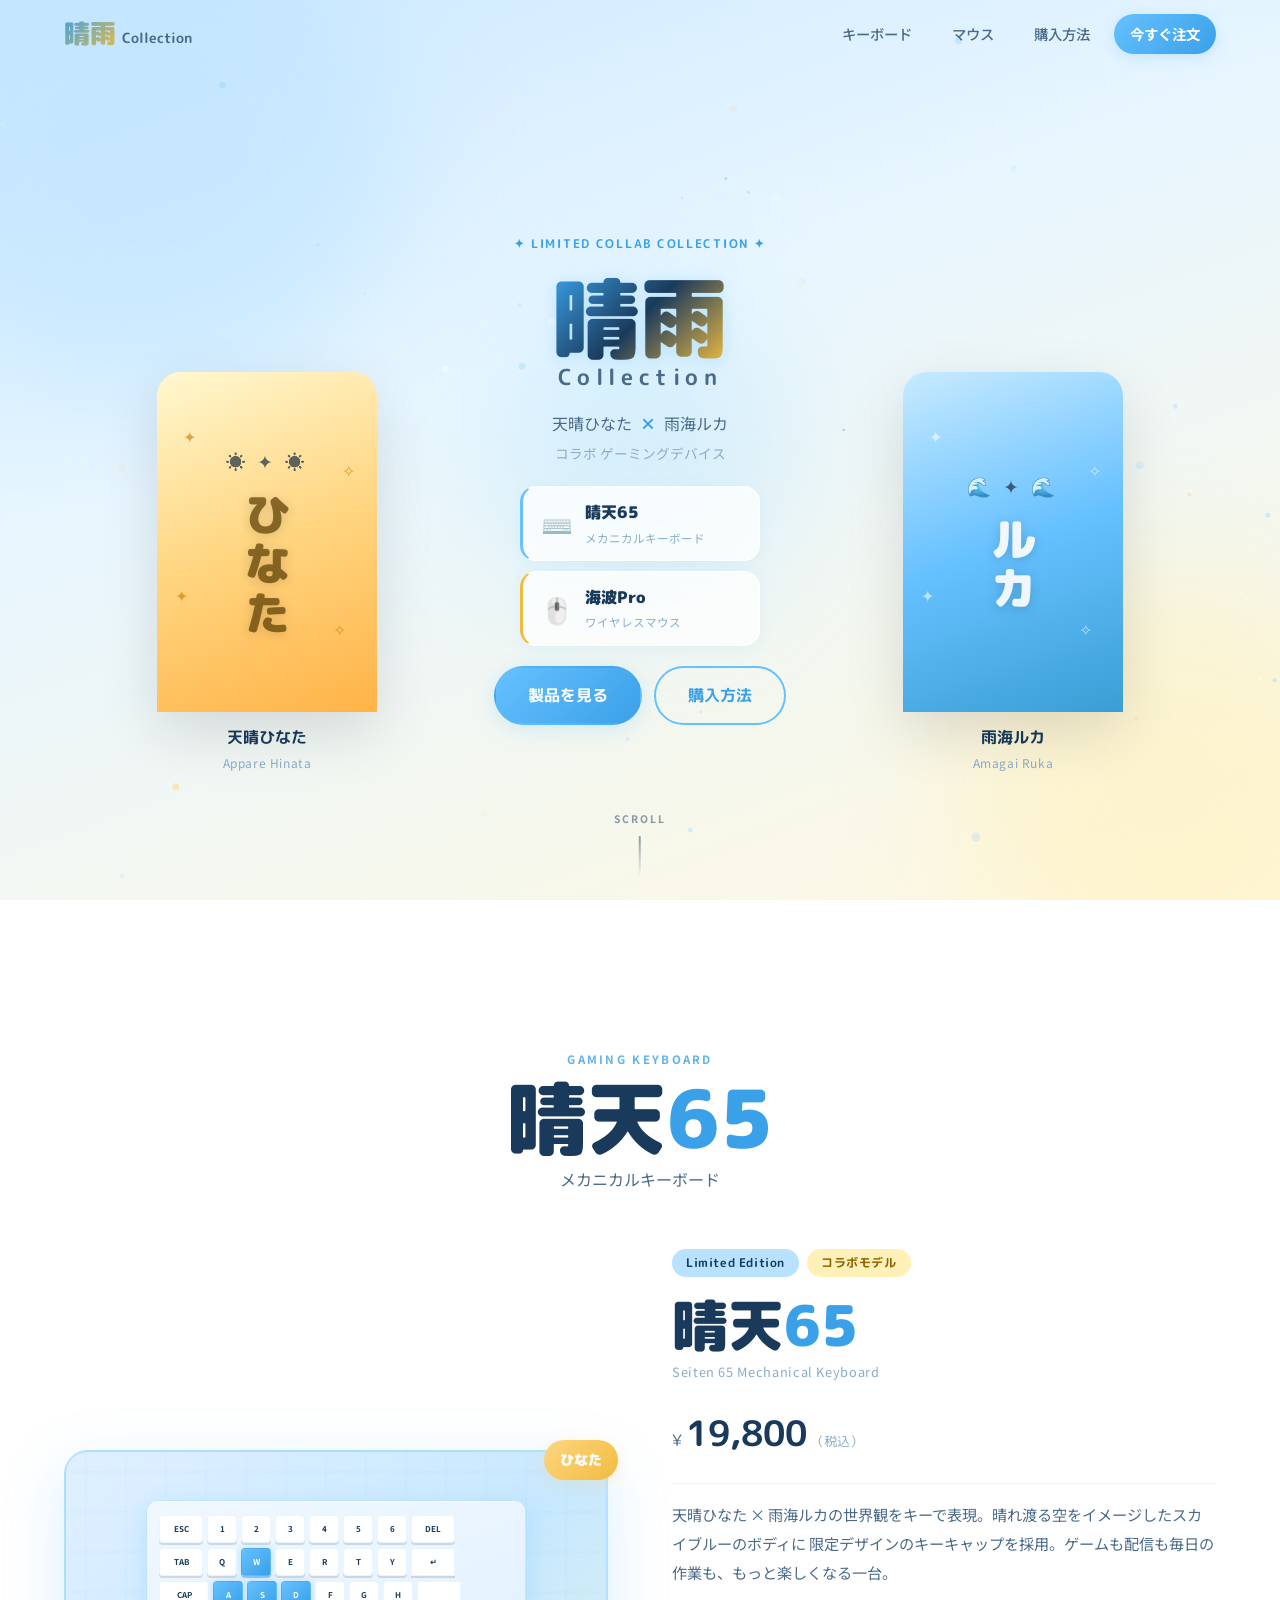
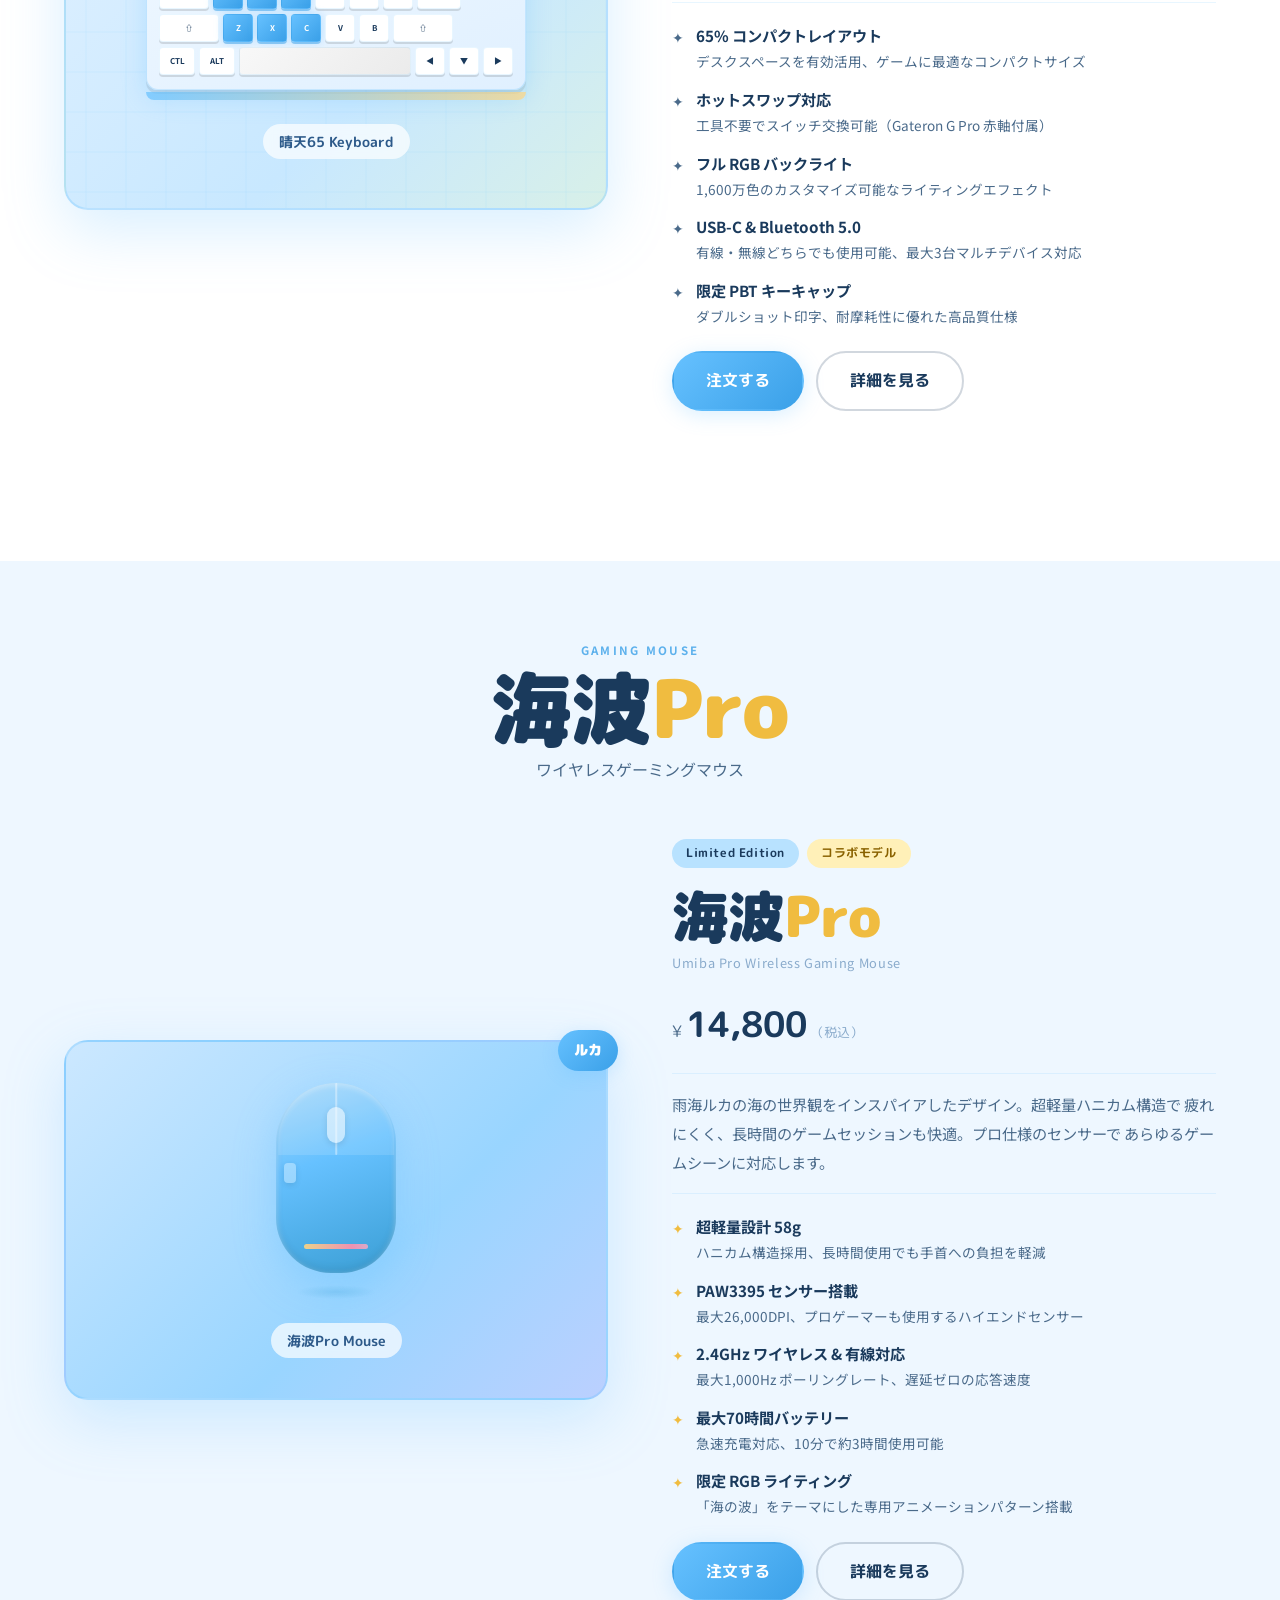
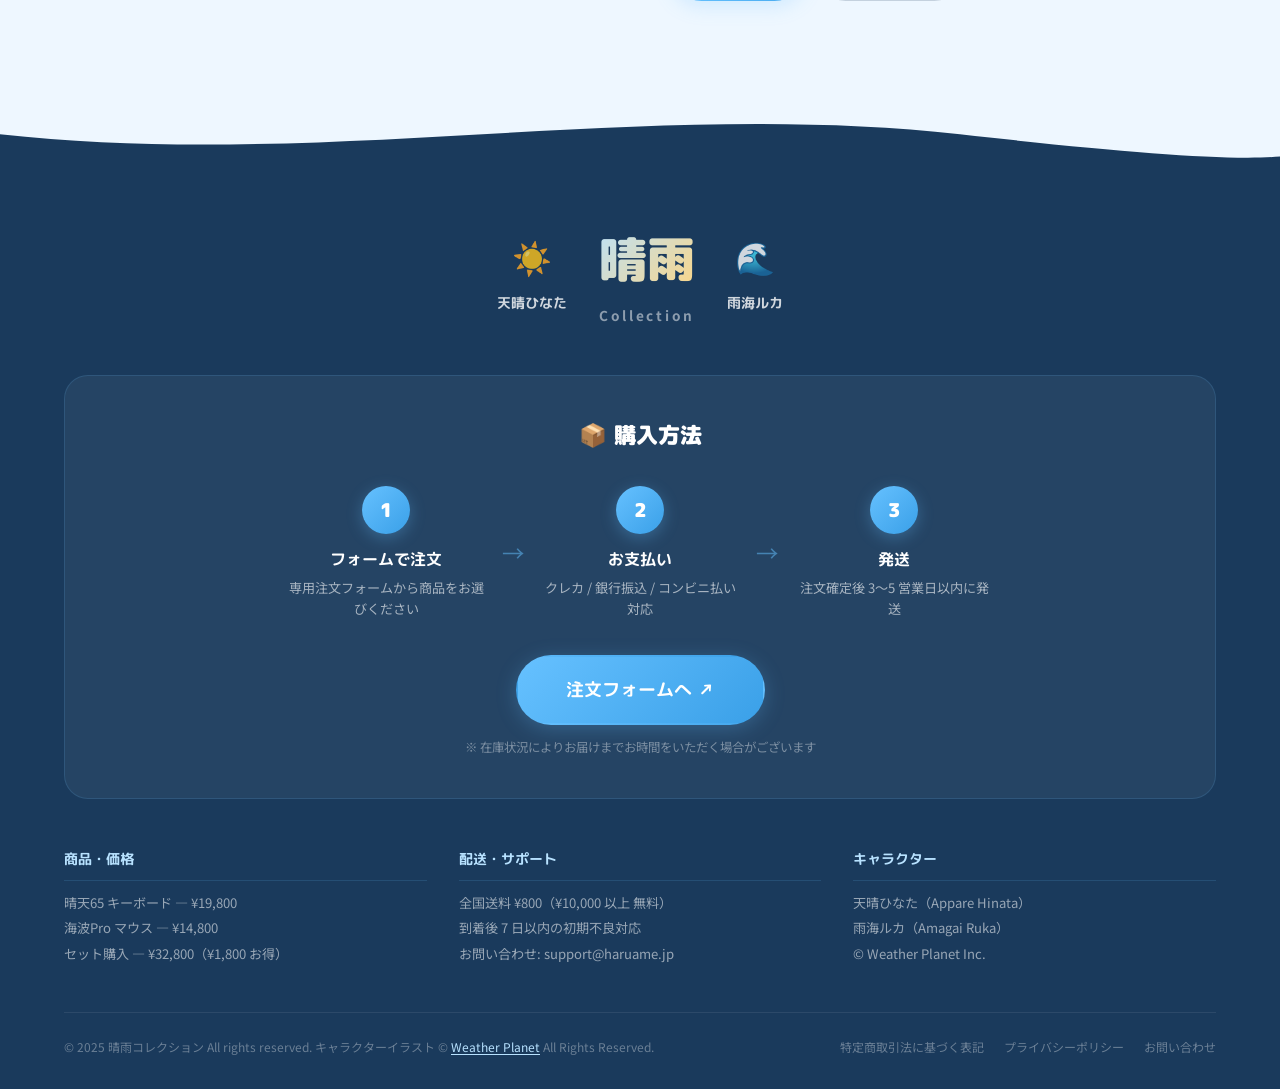
<file: index.html>
<!doctype html>
<html lang="ja">
    <head>
        <meta charset="UTF-8" />
        <meta name="viewport" content="width=device-width, initial-scale=1.0" />
        <meta
            name="description"
            content="天晴ひなた × 雨海ルカ コラボ ゲーミングデバイスコレクション。限定デザインのメカニカルキーボード・ワイヤレスマウス。"
        />
        <title>晴雨コレクション | ゲーミングマウス & キーボード</title>
        <link rel="preconnect" href="https://fonts.googleapis.com" />
        <link rel="preconnect" href="https://fonts.gstatic.com" crossorigin />
        <link
            href="https://fonts.googleapis.com/css2?family=M+PLUS+Rounded+1c:wght@400;700;900&family=Noto+Sans+JP:wght@300;400;500;700&display=swap"
            rel="stylesheet"
        />
        <link rel="stylesheet" href="test.css" />
    </head>
    <body>
        <!-- ===== HEADER ===== -->
        <header class="header" id="header">
            <div class="header__inner">
                <a href="#hero" class="header__logo">
                    <span class="header__logo-main">晴雨</span>
                    <span class="header__logo-sub">Collection</span>
                </a>
                <button
                    class="header__menu-btn"
                    id="menuBtn"
                    aria-label="メニューを開く"
                    aria-expanded="false"
                >
                    <span></span><span></span><span></span>
                </button>
                <nav class="header__nav" id="headerNav">
                    <a href="#keyboard" class="header__nav-link">キーボード</a>
                    <a href="#mouse" class="header__nav-link">マウス</a>
                    <a href="#footer" class="header__nav-link">購入方法</a>
                    <a href="#footer" class="header__nav-link header__nav-cta"
                        >今すぐ注文</a
                    >
                </nav>
            </div>
        </header>

        <!-- ===== FLOATING CTA ===== -->
        <div class="float-cta" id="floatCta" aria-hidden="true">
            <a href="#footer" class="float-cta__btn">
                <svg
                    viewBox="0 0 24 24"
                    fill="none"
                    stroke="currentColor"
                    stroke-width="2.2"
                    stroke-linecap="round"
                    stroke-linejoin="round"
                >
                    <circle cx="9" cy="21" r="1" />
                    <circle cx="20" cy="21" r="1" />
                    <path
                        d="M1 1h4l2.68 13.39a2 2 0 0 0 2 1.61h9.72a2 2 0 0 0 2-1.61L23 6H6"
                    />
                </svg>
                <span>今すぐ注文</span>
            </a>
        </div>

        <!-- ===== SECTION 1: HERO ===== -->
        <section class="hero" id="hero">
            <div class="hero__bg">
                <div class="hero__bg-orb hero__bg-orb--1"></div>
                <div class="hero__bg-orb hero__bg-orb--2"></div>
                <div class="hero__bg-orb hero__bg-orb--3"></div>
                <canvas class="hero__canvas" id="particleCanvas"></canvas>
            </div>

            <div class="hero__inner">
                <!-- Character: Hinata -->
                <div class="hero__char hero__char--hinata reveal reveal--left">
                    <div class="char-frame char-frame--hinata">
                        <!--
            【画像設置】ここにひなたの立ち絵を配置してください:
            <img src="images/hinata.png" alt="天晴ひなた" class="char-frame__img">
          -->
                        <div class="char-frame__placeholder">
                            <div class="char-frame__deco-top">☀️ ✦ ☀️</div>
                            <div class="char-frame__name-art">
                                ひ<br />な<br />た
                            </div>
                            <div class="char-frame__sparkles">
                                <span class="sparkle s1">✦</span>
                                <span class="sparkle s2">✧</span>
                                <span class="sparkle s3">✦</span>
                                <span class="sparkle s4">✧</span>
                            </div>
                        </div>
                    </div>
                    <div class="char-label">
                        <span class="char-label__jp">天晴ひなた</span>
                        <span class="char-label__en">Appare Hinata</span>
                    </div>
                </div>

                <!-- Center: Hero Text -->
                <div class="hero__content">
                    <p class="hero__eyebrow reveal">
                        ✦ LIMITED COLLAB COLLECTION ✦
                    </p>
                    <h1 class="hero__title reveal">
                        <span class="hero__title-ja">晴雨</span>
                        <span class="hero__title-en">Collection</span>
                    </h1>
                    <p class="hero__subtitle reveal">
                        天晴ひなた <span class="hero__x">×</span> 雨海ルカ<br />
                        <small>コラボ ゲーミングデバイス</small>
                    </p>

                    <div class="hero__products reveal">
                        <a
                            href="#keyboard"
                            class="hero__product-badge hero__product-badge--kb"
                        >
                            <span class="hero__badge-icon">⌨️</span>
                            <div class="hero__badge-text">
                                <strong>晴天65</strong>
                                <small>メカニカルキーボード</small>
                            </div>
                        </a>
                        <a
                            href="#mouse"
                            class="hero__product-badge hero__product-badge--ms"
                        >
                            <span class="hero__badge-icon">🖱️</span>
                            <div class="hero__badge-text">
                                <strong>海波Pro</strong>
                                <small>ワイヤレスマウス</small>
                            </div>
                        </a>
                    </div>

                    <div class="hero__ctas reveal">
                        <a href="#keyboard" class="btn btn--primary"
                            >製品を見る</a
                        >
                        <a href="#footer" class="btn btn--outline">購入方法</a>
                    </div>
                </div>

                <!-- Character: Ruka -->
                <div class="hero__char hero__char--ruka reveal reveal--right">
                    <div class="char-frame char-frame--ruka">
                        <!--
            【画像設置】ここにルカの立ち絵を配置してください:
            <img src="images/ruka.png" alt="雨海ルカ" class="char-frame__img">
          -->
                        <div class="char-frame__placeholder">
                            <div class="char-frame__deco-top">🌊 ✦ 🌊</div>
                            <div class="char-frame__name-art">ル<br />カ</div>
                            <div class="char-frame__sparkles">
                                <span class="sparkle s1">✦</span>
                                <span class="sparkle s2">✧</span>
                                <span class="sparkle s3">✦</span>
                                <span class="sparkle s4">✧</span>
                            </div>
                        </div>
                    </div>
                    <div class="char-label">
                        <span class="char-label__jp">雨海ルカ</span>
                        <span class="char-label__en">Amagai Ruka</span>
                    </div>
                </div>
            </div>

            <div class="hero__scroll-hint">
                <span>SCROLL</span>
                <div class="hero__scroll-line"></div>
            </div>
        </section>

        <!-- Wave divider -->
        <div class="wave-divider">
            <svg
                viewBox="0 0 1440 80"
                preserveAspectRatio="none"
                xmlns="http://www.w3.org/2000/svg"
            >
                <path
                    d="M0,40 C240,80 480,0 720,40 C960,80 1200,20 1440,50 L1440,80 L0,80 Z"
                    fill="#ffffff"
                />
            </svg>
        </div>

        <!-- ===== SECTION 2: KEYBOARD ===== -->
        <section class="product-sec product-sec--kb" id="keyboard">
            <div class="product-sec__inner">
                <div class="section-head reveal">
                    <p class="section-head__eye">GAMING KEYBOARD</p>
                    <h2 class="section-head__title">晴天<span>65</span></h2>
                    <p class="section-head__sub">メカニカルキーボード</p>
                </div>

                <div class="product-layout">
                    <!-- Product Visual -->
                    <div class="product-visual reveal reveal--left">
                        <!--
            【画像設置】ここにキーボードの商品画像を配置してください:
            <img src="images/keyboard.png" alt="晴天65 メカニカルキーボード" class="product-visual__img">
          -->
                        <div
                            class="product-visual__placeholder product-visual__placeholder--kb"
                        >
                            <div class="kb-art">
                                <div class="kb-art__body">
                                    <div class="kb-art__row">
                                        <div
                                            class="kb-art__key kb-art__key--wide"
                                        >
                                            ESC
                                        </div>
                                        <div class="kb-art__key">1</div>
                                        <div class="kb-art__key">2</div>
                                        <div class="kb-art__key">3</div>
                                        <div class="kb-art__key">4</div>
                                        <div class="kb-art__key">5</div>
                                        <div class="kb-art__key">6</div>
                                        <div
                                            class="kb-art__key kb-art__key--wide"
                                        >
                                            DEL
                                        </div>
                                    </div>
                                    <div class="kb-art__row">
                                        <div
                                            class="kb-art__key kb-art__key--tab"
                                        >
                                            TAB
                                        </div>
                                        <div class="kb-art__key">Q</div>
                                        <div
                                            class="kb-art__key kb-art__key--hi"
                                        >
                                            W
                                        </div>
                                        <div class="kb-art__key">E</div>
                                        <div class="kb-art__key">R</div>
                                        <div class="kb-art__key">T</div>
                                        <div class="kb-art__key">Y</div>
                                        <div
                                            class="kb-art__key kb-art__key--enter kb-art__key--r1"
                                        >
                                            ↵
                                        </div>
                                    </div>
                                    <div class="kb-art__row">
                                        <div
                                            class="kb-art__key kb-art__key--caps"
                                        >
                                            CAP
                                        </div>
                                        <div
                                            class="kb-art__key kb-art__key--hi"
                                        >
                                            A
                                        </div>
                                        <div
                                            class="kb-art__key kb-art__key--hi"
                                        >
                                            S
                                        </div>
                                        <div
                                            class="kb-art__key kb-art__key--hi"
                                        >
                                            D
                                        </div>
                                        <div class="kb-art__key">F</div>
                                        <div class="kb-art__key">G</div>
                                        <div class="kb-art__key">H</div>
                                        <div
                                            class="kb-art__key kb-art__key--enter kb-art__key--r2"
                                        ></div>
                                    </div>
                                    <div class="kb-art__row">
                                        <div
                                            class="kb-art__key kb-art__key--shift"
                                        >
                                            ⇧
                                        </div>
                                        <div
                                            class="kb-art__key kb-art__key--hi"
                                        >
                                            Z
                                        </div>
                                        <div
                                            class="kb-art__key kb-art__key--hi"
                                        >
                                            X
                                        </div>
                                        <div
                                            class="kb-art__key kb-art__key--hi"
                                        >
                                            C
                                        </div>
                                        <div class="kb-art__key">V</div>
                                        <div class="kb-art__key">B</div>
                                        <div
                                            class="kb-art__key kb-art__key--shift"
                                        >
                                            ⇧
                                        </div>
                                    </div>
                                    <div
                                        class="kb-art__row kb-art__row--bottom"
                                    >
                                        <div
                                            class="kb-art__key kb-art__key--mod"
                                        >
                                            CTL
                                        </div>
                                        <div
                                            class="kb-art__key kb-art__key--mod"
                                        >
                                            ALT
                                        </div>
                                        <div
                                            class="kb-art__key kb-art__key--space"
                                        ></div>
                                        <div class="kb-art__key">◀</div>
                                        <div class="kb-art__key">▼</div>
                                        <div class="kb-art__key">▶</div>
                                    </div>
                                </div>
                                <div class="kb-art__glow"></div>
                            </div>
                            <div class="product-visual__tag">
                                晴天65 Keyboard
                            </div>
                        </div>
                        <div
                            class="product-visual__accent product-visual__accent--hinata"
                        >
                            ひなた
                        </div>
                    </div>

                    <!-- Product Info -->
                    <div class="product-info reveal reveal--right">
                        <div class="product-info__tags">
                            <span class="tag tag--blue">Limited Edition</span>
                            <span class="tag tag--yellow">コラボモデル</span>
                        </div>
                        <h3 class="product-info__name">晴天<em>65</em></h3>
                        <p class="product-info__name-en">
                            Seiten 65 Mechanical Keyboard
                        </p>
                        <p class="product-info__price">
                            ¥<strong>19,800</strong><small>（税込）</small>
                        </p>

                        <p class="product-info__desc">
                            天晴ひなた ×
                            雨海ルカの世界観をキーで表現。晴れ渡る空をイメージしたスカイブルーのボディに
                            限定デザインのキーキャップを採用。ゲームも配信も毎日の作業も、もっと楽しくなる一台。
                        </p>

                        <ul class="feature-list">
                            <li class="feature-list__item reveal">
                                <span class="feature-list__icon">✦</span>
                                <div>
                                    <strong>65% コンパクトレイアウト</strong>
                                    <span
                                        >デスクスペースを有効活用、ゲームに最適なコンパクトサイズ</span
                                    >
                                </div>
                            </li>
                            <li class="feature-list__item reveal">
                                <span class="feature-list__icon">✦</span>
                                <div>
                                    <strong>ホットスワップ対応</strong>
                                    <span
                                        >工具不要でスイッチ交換可能（Gateron G
                                        Pro 赤軸付属）</span
                                    >
                                </div>
                            </li>
                            <li class="feature-list__item reveal">
                                <span class="feature-list__icon">✦</span>
                                <div>
                                    <strong>フル RGB バックライト</strong>
                                    <span
                                        >1,600万色のカスタマイズ可能なライティングエフェクト</span
                                    >
                                </div>
                            </li>
                            <li class="feature-list__item reveal">
                                <span class="feature-list__icon">✦</span>
                                <div>
                                    <strong>USB-C & Bluetooth 5.0</strong>
                                    <span
                                        >有線・無線どちらでも使用可能、最大3台マルチデバイス対応</span
                                    >
                                </div>
                            </li>
                            <li class="feature-list__item reveal">
                                <span class="feature-list__icon">✦</span>
                                <div>
                                    <strong>限定 PBT キーキャップ</strong>
                                    <span
                                        >ダブルショット印字、耐摩耗性に優れた高品質仕様</span
                                    >
                                </div>
                            </li>
                        </ul>

                        <div class="product-info__actions">
                            <a href="#footer" class="btn btn--primary"
                                >注文する</a
                            >
                            <a href="#footer" class="btn btn--ghost"
                                >詳細を見る</a
                            >
                        </div>
                    </div>
                </div>
            </div>
        </section>

        <!-- Wave divider (reversed) -->
        <div class="wave-divider wave-divider--rev">
            <svg
                viewBox="0 0 1440 80"
                preserveAspectRatio="none"
                xmlns="http://www.w3.org/2000/svg"
            >
                <path
                    d="M0,30 C240,0 480,70 720,30 C960,0 1200,60 1440,30 L1440,0 L0,0 Z"
                    fill="#ffffff"
                />
            </svg>
        </div>

        <!-- ===== SECTION 3: MOUSE ===== -->
        <section class="product-sec product-sec--ms" id="mouse">
            <div class="product-sec__inner">
                <div class="section-head reveal">
                    <p class="section-head__eye">GAMING MOUSE</p>
                    <h2 class="section-head__title">海波<span>Pro</span></h2>
                    <p class="section-head__sub">ワイヤレスゲーミングマウス</p>
                </div>

                <div class="product-layout product-layout--rev">
                    <!-- Product Info -->
                    <div class="product-info reveal reveal--left">
                        <div class="product-info__tags">
                            <span class="tag tag--blue">Limited Edition</span>
                            <span class="tag tag--yellow">コラボモデル</span>
                        </div>
                        <h3 class="product-info__name">海波<em>Pro</em></h3>
                        <p class="product-info__name-en">
                            Umiba Pro Wireless Gaming Mouse
                        </p>
                        <p class="product-info__price">
                            ¥<strong>14,800</strong><small>（税込）</small>
                        </p>

                        <p class="product-info__desc">
                            雨海ルカの海の世界観をインスパイアしたデザイン。超軽量ハニカム構造で
                            疲れにくく、長時間のゲームセッションも快適。プロ仕様のセンサーで
                            あらゆるゲームシーンに対応します。
                        </p>

                        <ul class="feature-list">
                            <li class="feature-list__item reveal">
                                <span class="feature-list__icon">✦</span>
                                <div>
                                    <strong>超軽量設計 58g</strong>
                                    <span
                                        >ハニカム構造採用、長時間使用でも手首への負担を軽減</span
                                    >
                                </div>
                            </li>
                            <li class="feature-list__item reveal">
                                <span class="feature-list__icon">✦</span>
                                <div>
                                    <strong>PAW3395 センサー搭載</strong>
                                    <span
                                        >最大26,000DPI、プロゲーマーも使用するハイエンドセンサー</span
                                    >
                                </div>
                            </li>
                            <li class="feature-list__item reveal">
                                <span class="feature-list__icon">✦</span>
                                <div>
                                    <strong
                                        >2.4GHz ワイヤレス & 有線対応</strong
                                    >
                                    <span
                                        >最大1,000Hz
                                        ポーリングレート、遅延ゼロの応答速度</span
                                    >
                                </div>
                            </li>
                            <li class="feature-list__item reveal">
                                <span class="feature-list__icon">✦</span>
                                <div>
                                    <strong>最大70時間バッテリー</strong>
                                    <span
                                        >急速充電対応、10分で約3時間使用可能</span
                                    >
                                </div>
                            </li>
                            <li class="feature-list__item reveal">
                                <span class="feature-list__icon">✦</span>
                                <div>
                                    <strong>限定 RGB ライティング</strong>
                                    <span
                                        >「海の波」をテーマにした専用アニメーションパターン搭載</span
                                    >
                                </div>
                            </li>
                        </ul>

                        <div class="product-info__actions">
                            <a href="#footer" class="btn btn--primary"
                                >注文する</a
                            >
                            <a href="#footer" class="btn btn--ghost"
                                >詳細を見る</a
                            >
                        </div>
                    </div>

                    <!-- Product Visual -->
                    <div class="product-visual reveal reveal--right">
                        <!--
            【画像設置】ここにマウスの商品画像を配置してください:
            <img src="images/mouse.png" alt="海波Pro ワイヤレスゲーミングマウス" class="product-visual__img">
          -->
                        <div
                            class="product-visual__placeholder product-visual__placeholder--ms"
                        >
                            <div class="ms-art">
                                <div class="ms-art__body">
                                    <div class="ms-art__split"></div>
                                    <div class="ms-art__wheel"></div>
                                    <div class="ms-art__side-btn"></div>
                                    <div class="ms-art__rgb-strip"></div>
                                </div>
                                <div class="ms-art__shadow"></div>
                            </div>
                            <div class="product-visual__tag">海波Pro Mouse</div>
                        </div>
                        <div
                            class="product-visual__accent product-visual__accent--ruka"
                        >
                            ルカ
                        </div>
                    </div>
                </div>
            </div>
        </section>

        <!-- ===== SECTION 4: FOOTER ===== -->
        <footer class="footer" id="footer">
            <div class="footer__wave">
                <svg
                    viewBox="0 0 1440 100"
                    preserveAspectRatio="none"
                    xmlns="http://www.w3.org/2000/svg"
                >
                    <path
                        d="M0,60 C360,100 720,20 1080,60 C1260,80 1380,90 1440,85 L1440,0 L0,0 Z"
                        fill="#eef7ff"
                    />
                </svg>
            </div>

            <div class="footer__inner">
                <!-- Characters + Logo -->
                <div class="footer__top">
                    <div class="footer__char-badge footer__char-badge--hinata">
                        <div class="footer__char-icon">☀️</div>
                        <span>天晴ひなた</span>
                    </div>
                    <div class="footer__brand">
                        <div class="footer__brand-logo">晴雨</div>
                        <div class="footer__brand-sub">Collection</div>
                    </div>
                    <div class="footer__char-badge footer__char-badge--ruka">
                        <div class="footer__char-icon">🌊</div>
                        <span>雨海ルカ</span>
                    </div>
                </div>

                <!-- Purchase Guide -->
                <div class="purchase-guide">
                    <h3 class="purchase-guide__title">📦 購入方法</h3>
                    <div class="purchase-guide__steps">
                        <div class="purchase-step">
                            <div class="purchase-step__num">1</div>
                            <div class="purchase-step__body">
                                <h4>フォームで注文</h4>
                                <p>専用注文フォームから商品をお選びください</p>
                            </div>
                        </div>
                        <div class="purchase-step__arrow">→</div>
                        <div class="purchase-step">
                            <div class="purchase-step__num">2</div>
                            <div class="purchase-step__body">
                                <h4>お支払い</h4>
                                <p>クレカ / 銀行振込 / コンビニ払い対応</p>
                            </div>
                        </div>
                        <div class="purchase-step__arrow">→</div>
                        <div class="purchase-step">
                            <div class="purchase-step__num">3</div>
                            <div class="purchase-step__body">
                                <h4>発送</h4>
                                <p>注文確定後 3〜5 営業日以内に発送</p>
                            </div>
                        </div>
                    </div>
                    <div class="purchase-guide__cta">
                        <a href="#" class="btn btn--primary btn--large"
                            >注文フォームへ ↗</a
                        >
                        <p class="purchase-guide__note">
                            ※
                            在庫状況によりお届けまでお時間をいただく場合がございます
                        </p>
                    </div>
                </div>

                <!-- Info Grid -->
                <div class="footer__info">
                    <div class="footer__info-block">
                        <h4>商品・価格</h4>
                        <ul>
                            <li>晴天65 キーボード — ¥19,800</li>
                            <li>海波Pro マウス — ¥14,800</li>
                            <li>セット購入 — ¥32,800（¥1,800 お得）</li>
                        </ul>
                    </div>
                    <div class="footer__info-block">
                        <h4>配送・サポート</h4>
                        <ul>
                            <li>全国送料 ¥800（¥10,000 以上 無料）</li>
                            <li>到着後 7 日以内の初期不良対応</li>
                            <li>お問い合わせ: support@haruame.jp</li>
                        </ul>
                    </div>
                    <div class="footer__info-block">
                        <h4>キャラクター</h4>
                        <ul>
                            <li>天晴ひなた（Appare Hinata）</li>
                            <li>雨海ルカ（Amagai Ruka）</li>
                            <li>© Weather Planet Inc.</li>
                        </ul>
                    </div>
                </div>

                <!-- Bottom Bar -->
                <div class="footer__bottom">
                    <p class="footer__copy">
                        © 2025 晴雨コレクション All rights reserved.
                        キャラクターイラスト ©
                        <a
                            href="https://weather-pla.net/"
                            target="_blank"
                            rel="noopener noreferrer"
                            >Weather Planet</a
                        >
                        All Rights Reserved.
                    </p>
                    <div class="footer__links">
                        <a href="#">特定商取引法に基づく表記</a>
                        <a href="#">プライバシーポリシー</a>
                        <a href="#">お問い合わせ</a>
                    </div>
                </div>
            </div>
        </footer>

        <script src="test.js"></script>
    </body>
</html>
</file>
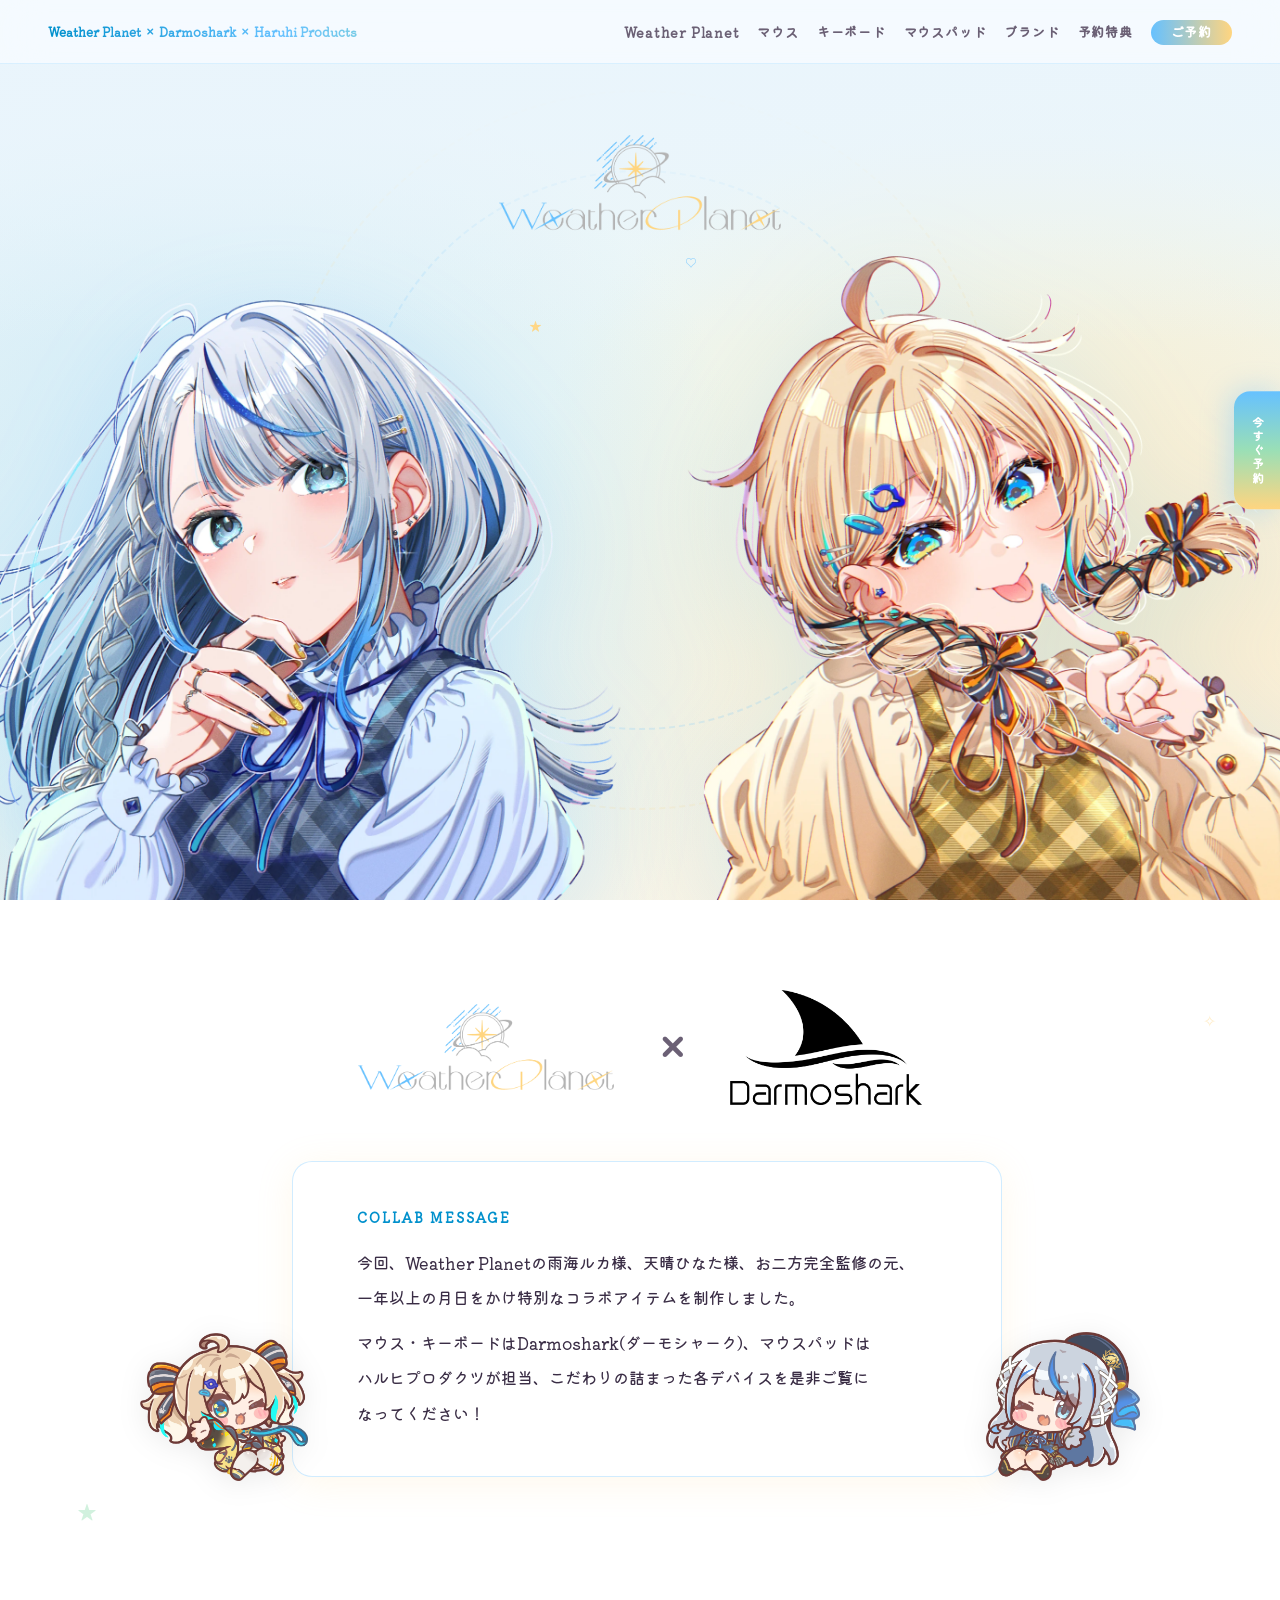
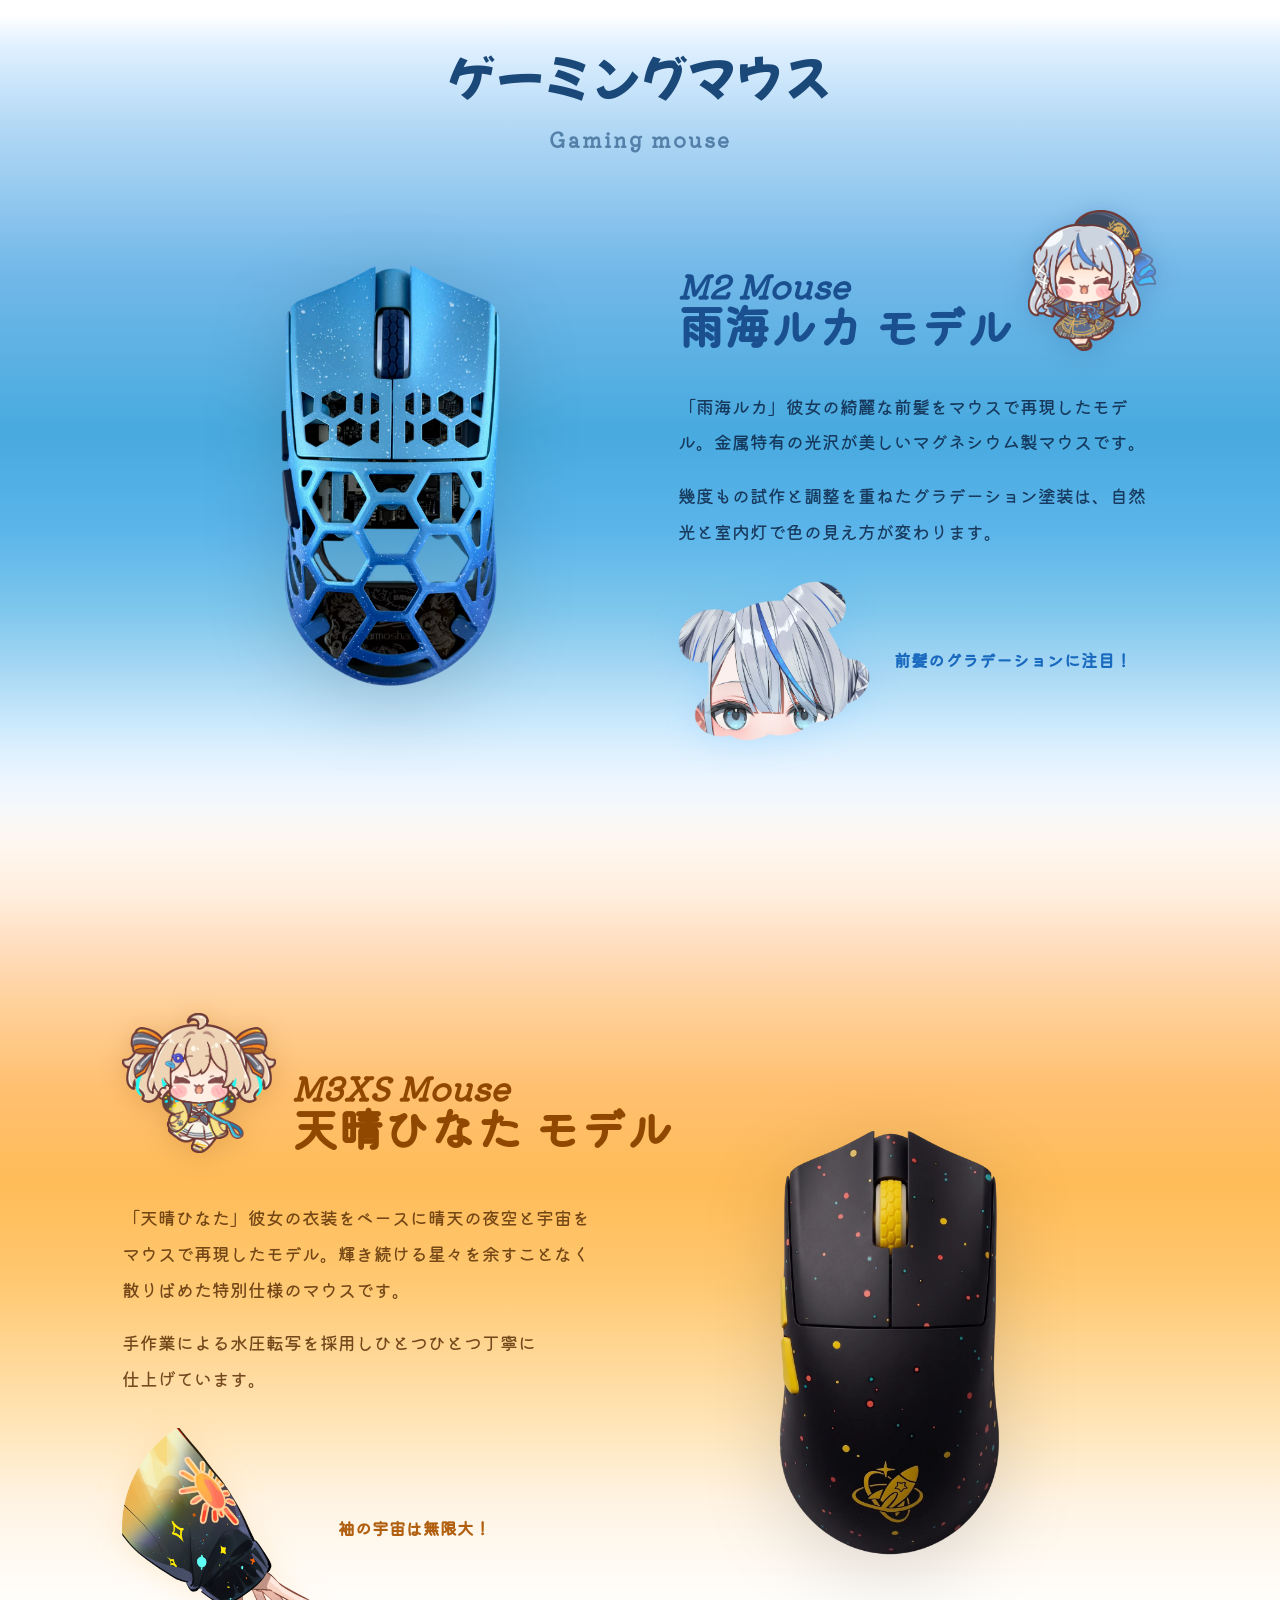
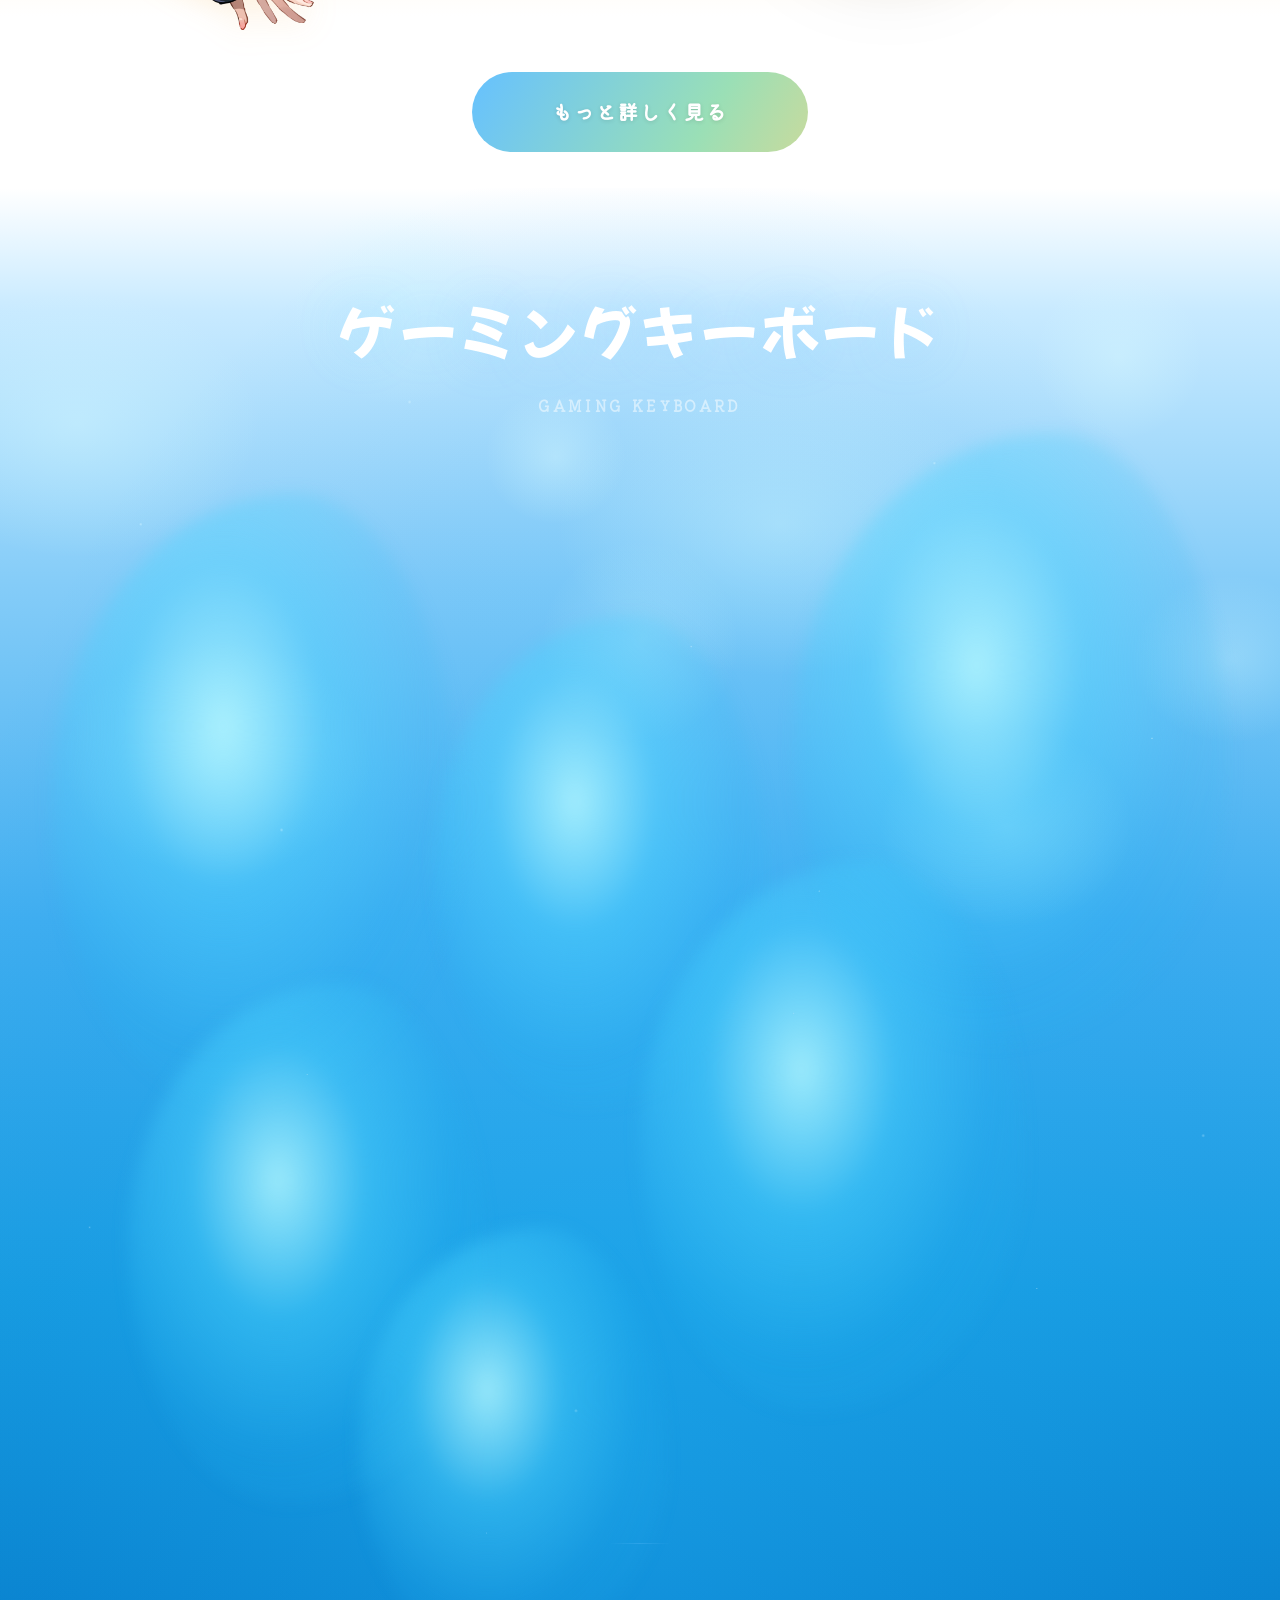
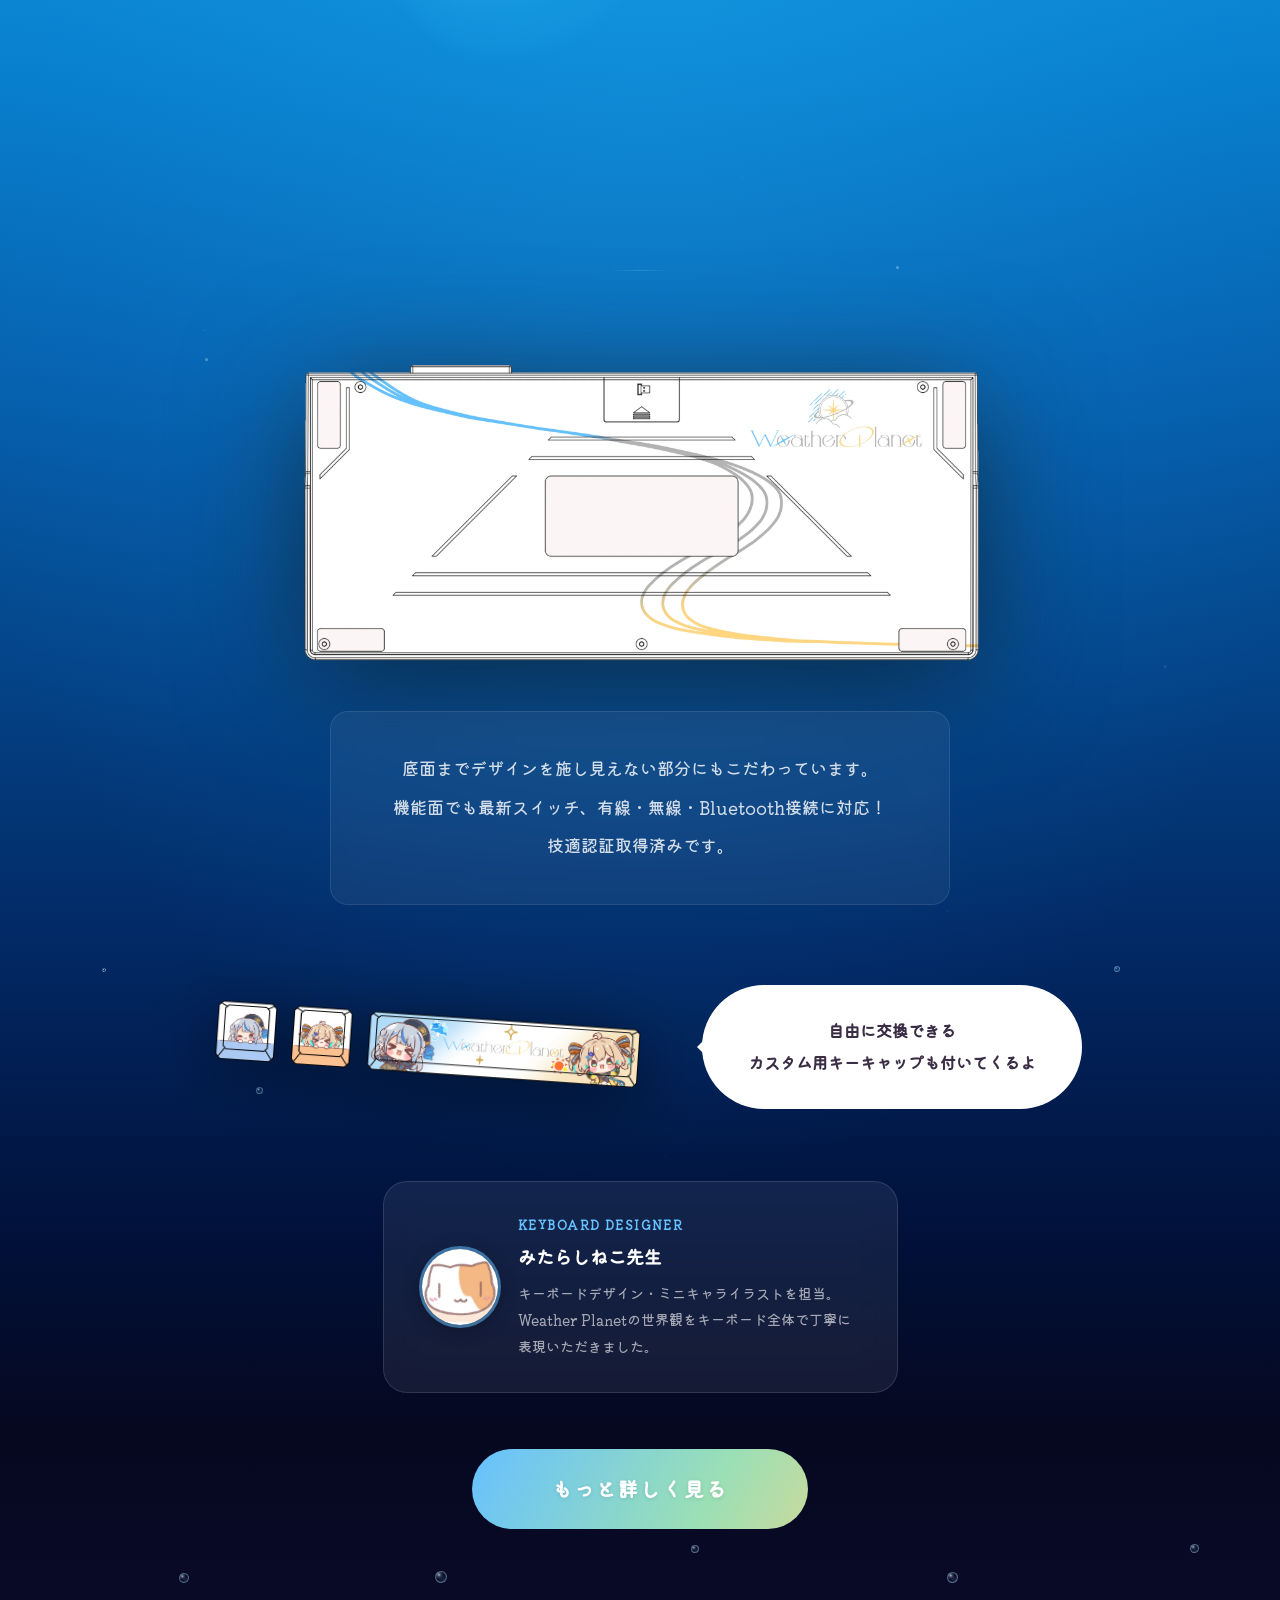
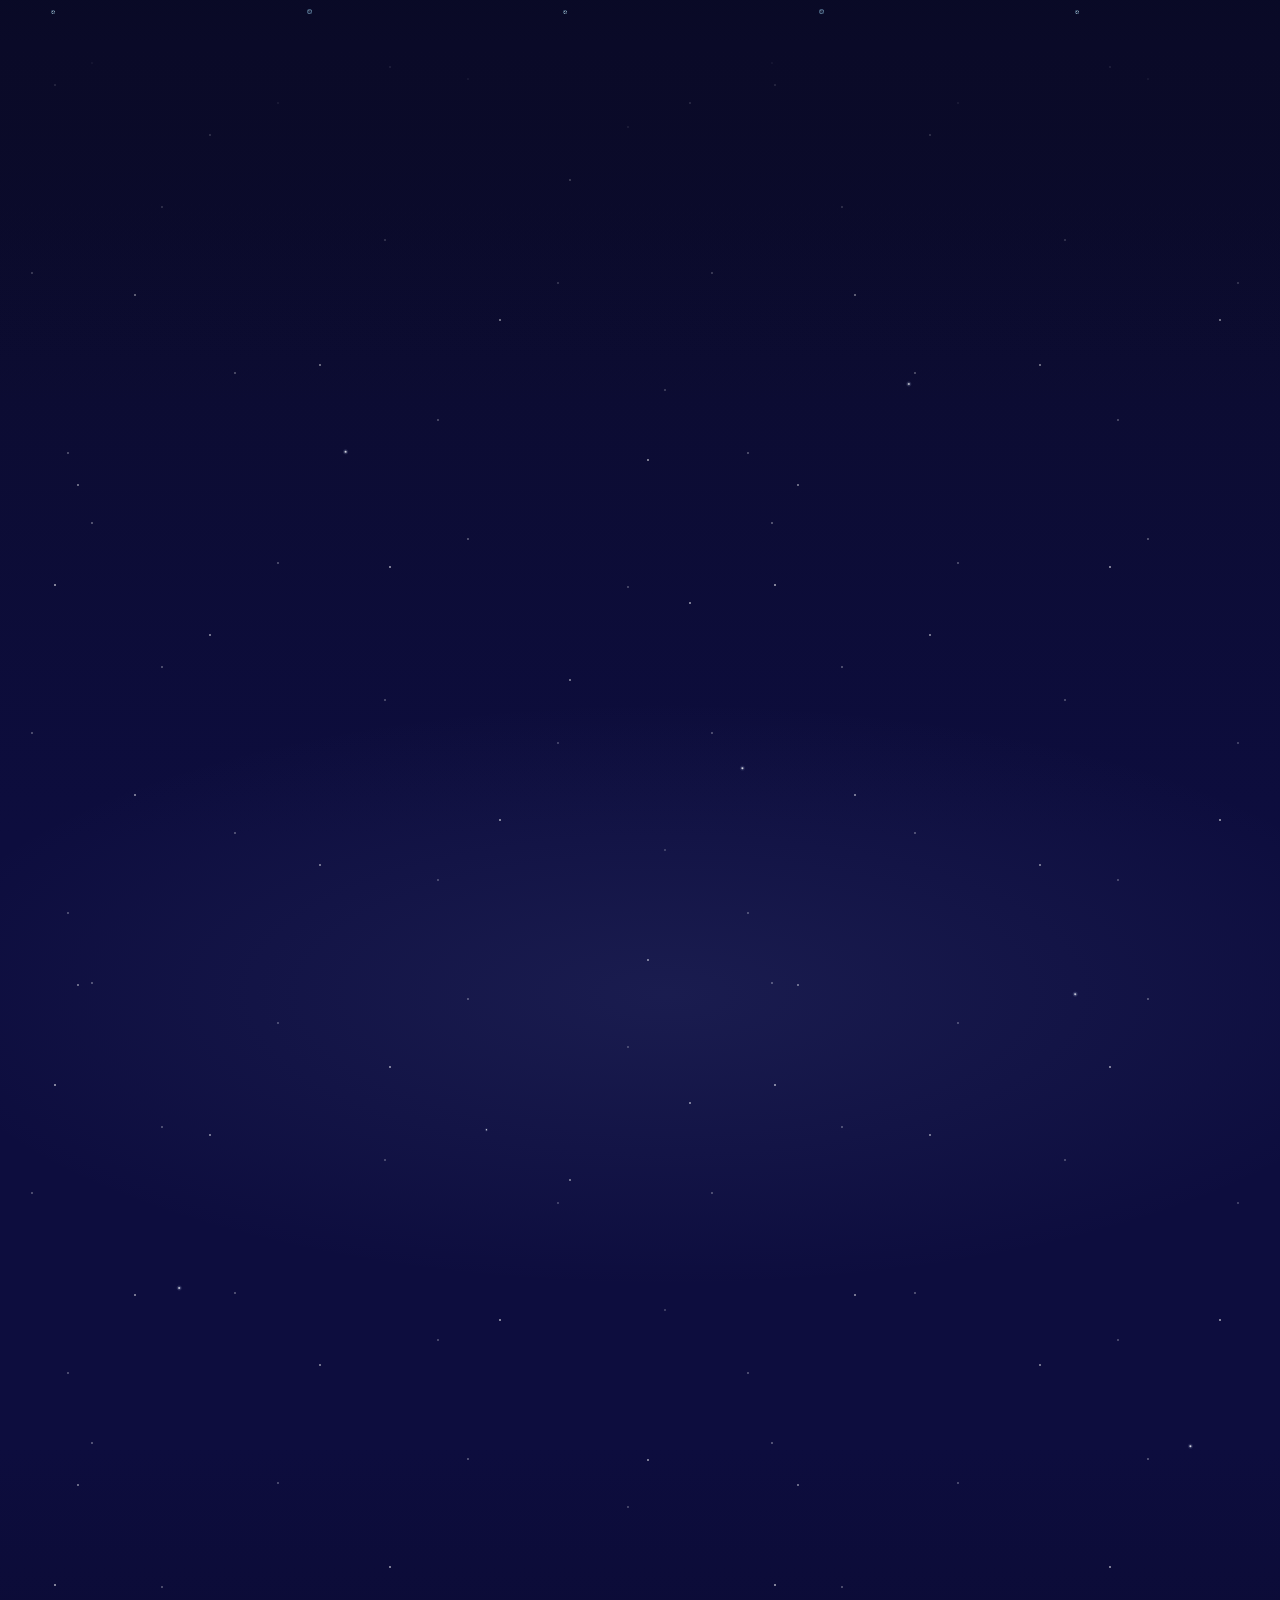
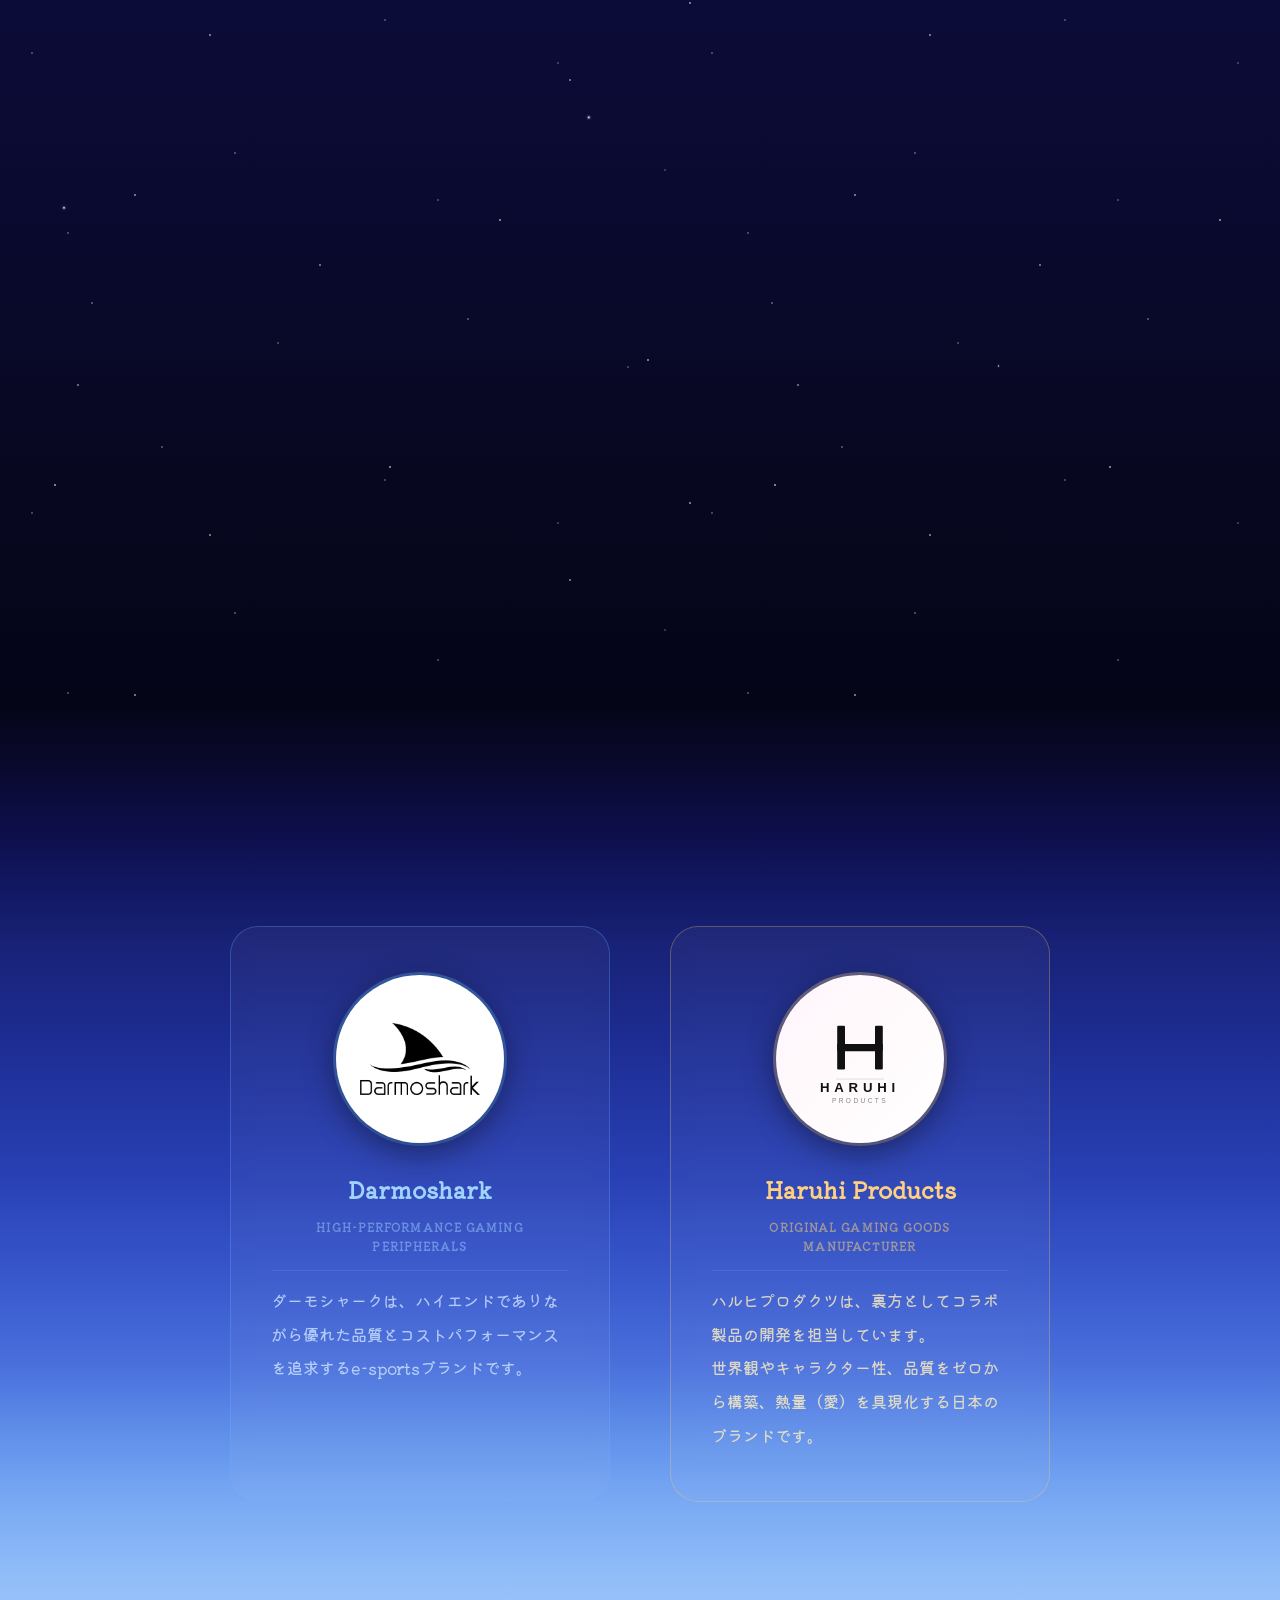
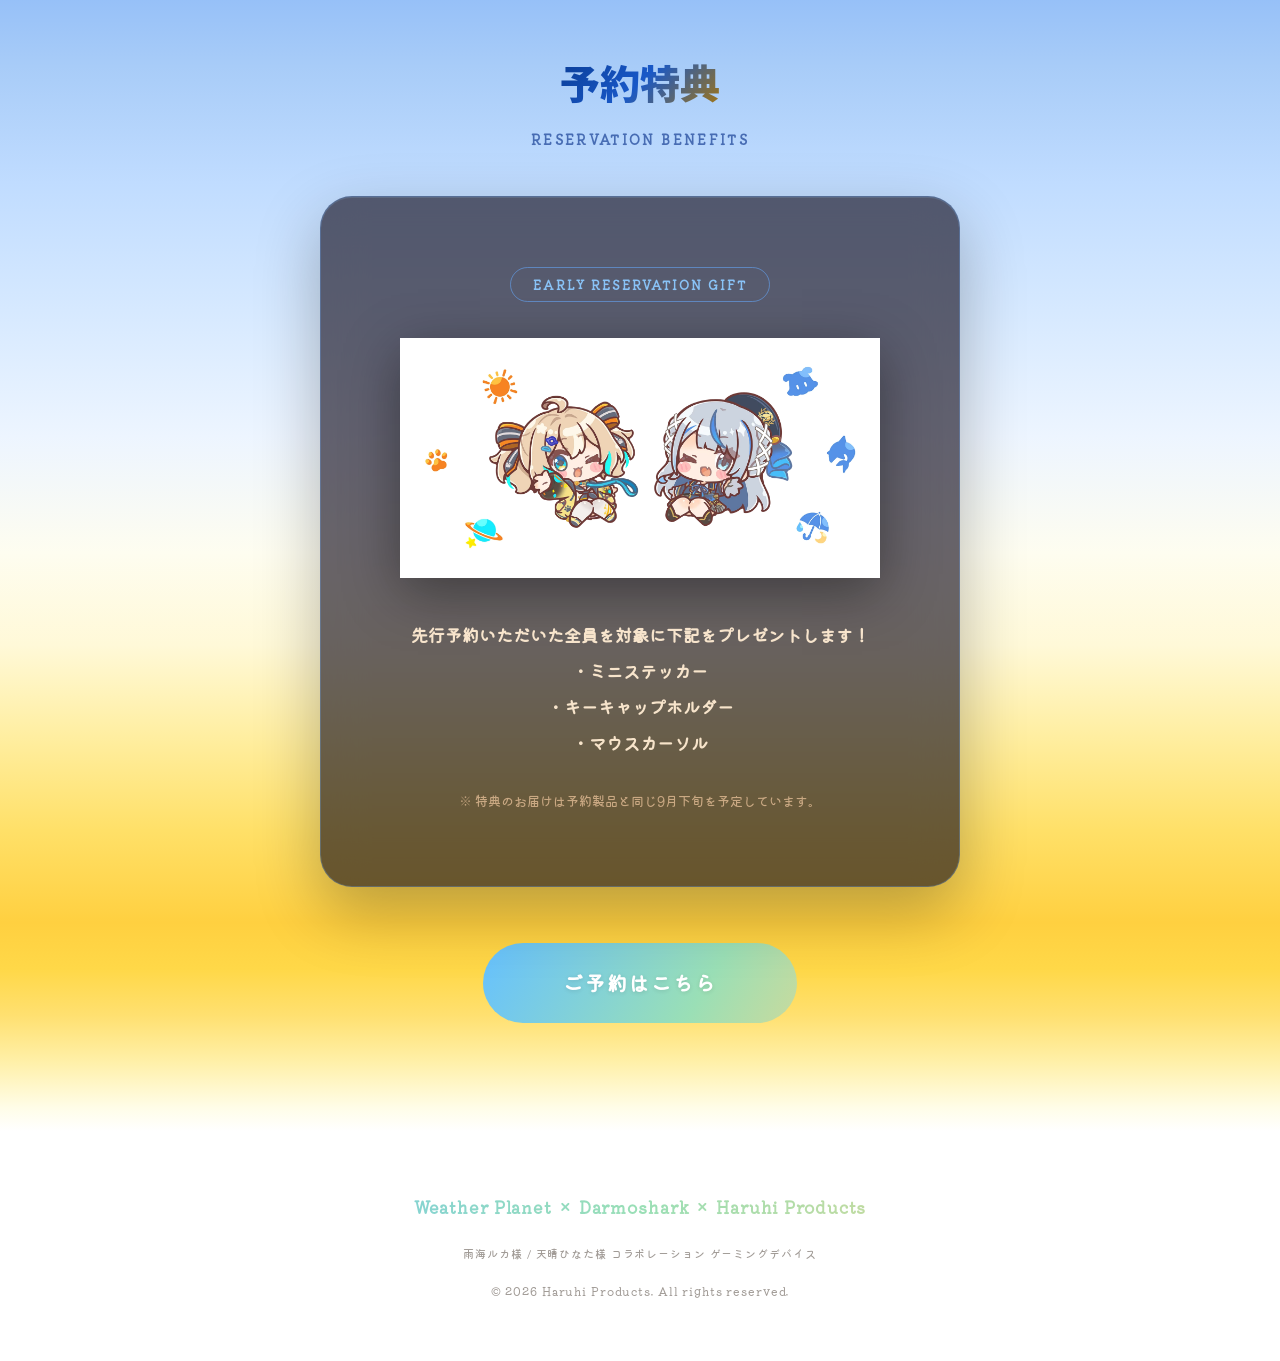
<file: v7/index.html>
<!doctype html>
<html lang="ja">
    <head>
        <meta charset="UTF-8" />
        <meta name="viewport" content="width=device-width, initial-scale=1.0" />
        <title>Weather Planet × Darmoshark × Haruhi Products コラボ</title>
        <!-- ヒーロー画像を優先プリロード -->
        <link
            rel="preload"
            as="image"
            href="../img_w/mousepad-ruka-illust.webp"
            type="image/webp"
        />
        <link
            rel="preload"
            as="image"
            href="../img_w/mousepad-hinata-illust.webp"
            type="image/webp"
        />
        <link rel="preconnect" href="https://fonts.googleapis.com" />
        <link rel="preconnect" href="https://fonts.gstatic.com" crossorigin />
        <link
            href="https://fonts.googleapis.com/css2?family=Mochiy+Pop+One&family=Nunito:wght@400;700;900&family=Noto+Sans+JP:wght@300;400;700&display=swap"
            rel="stylesheet"
        />
        <link rel="stylesheet" href="style.css" />
    </head>
    <body>
        <!-- Header -->
        <header class="site-header">
            <div class="header-brand">
                Weather Planet × Darmoshark<span class="header-brand-break">
                    × Haruhi Products</span
                >
            </div>
            <nav>
                <ul class="site-nav">
                    <li><a href="#about">Weather Planet</a></li>
                    <li><a href="#mouse">マウス</a></li>
                    <li><a href="#keyboard">キーボード</a></li>
                    <li><a href="#mousepad">マウスパッド</a></li>
                    <li><a href="#brand">ブランド</a></li>
                    <li><a href="#benefits">予約特典</a></li>
                    <li class="nav-cta">
                        <a
                            href="https://shop.haruhidenrei.co.jp/product/list?cat=&dpcnt=10&swrd=Weather+Planet"
                            target="_blank"
                            rel="noopener noreferrer"
                            >ご予約</a
                        >
                    </li>
                </ul>
            </nav>
            <button
                class="hamburger"
                id="hamburger"
                aria-label="メニューを開く"
                aria-expanded="false"
            >
                <span></span>
                <span></span>
                <span></span>
            </button>
        </header>

        <!-- Mobile menu -->
        <nav class="mobile-menu" id="mobileMenu" aria-hidden="true">
            <a href="#about" class="mobile-link">Weather Planet</a>
            <a href="#mouse" class="mobile-link">マウス</a>
            <a href="#keyboard" class="mobile-link">キーボード</a>
            <a href="#mousepad" class="mobile-link">マウスパッド</a>
            <a href="#brand" class="mobile-link">ブランド</a>
            <a href="#benefits" class="mobile-link">予約特典</a>
            <div class="mobile-cta">
                <a
                    href="https://shop.haruhidenrei.co.jp/product/list?cat=&dpcnt=10&swrd=Weather+Planet"
                    target="_blank"
                    rel="noopener noreferrer"
                    class="mobile-link"
                    >ご予約</a
                >
            </div>
        </nav>

        <!-- Floating reserve -->
        <a
            href="https://shop.haruhidenrei.co.jp/product/list?cat=&dpcnt=10&swrd=Weather+Planet"
            target="_blank"
            rel="noopener noreferrer"
            class="float-reserve"
            >今すぐ予約</a
        >

        <!-- Fixed sparkle layer -->
        <div class="magic-layer" aria-hidden="true">
            <span
                class="sp"
                style="
                    top: 4%;
                    left: 6%;
                    --d: 2.6s;
                    --dl: 0s;
                    font-size: 12px;
                    color: rgba(102, 193, 255, 0.5);
                "
            ></span>
            <span
                class="sp"
                style="
                    top: 12%;
                    left: 92%;
                    --d: 3.2s;
                    --dl: 0.5s;
                    font-size: 10px;
                    color: rgba(255, 213, 128, 0.5);
                "
                >★</span
            >
            <span
                class="sp"
                style="
                    top: 23%;
                    left: 3%;
                    --d: 2.3s;
                    --dl: 1s;
                    font-size: 14px;
                    color: rgba(102, 193, 255, 0.45);
                "
                >✧</span
            >
            <span
                class="sp"
                style="
                    top: 36%;
                    left: 97%;
                    --d: 3.5s;
                    --dl: 0.3s;
                    font-size: 9px;
                    color: rgba(255, 213, 128, 0.45);
                "
                >♡</span
            >
            <span
                class="sp"
                style="
                    top: 51%;
                    left: 1%;
                    --d: 2.8s;
                    --dl: 0.8s;
                    font-size: 13px;
                    color: rgba(154, 223, 182, 0.55);
                "
            ></span>
            <span
                class="sp"
                style="
                    top: 64%;
                    left: 98%;
                    --d: 2.4s;
                    --dl: 1.3s;
                    font-size: 10px;
                    color: rgba(102, 193, 255, 0.45);
                "
                >✿</span
            >
            <span
                class="sp"
                style="
                    top: 77%;
                    left: 4%;
                    --d: 3.1s;
                    --dl: 0.4s;
                    font-size: 15px;
                    color: rgba(255, 213, 128, 0.42);
                "
            ></span>
            <span
                class="sp"
                style="
                    top: 88%;
                    left: 94%;
                    --d: 2.7s;
                    --dl: 0.9s;
                    font-size: 11px;
                    color: rgba(102, 193, 255, 0.45);
                "
                >★</span
            >
            <span
                class="sp"
                style="
                    top: 94%;
                    left: 8%;
                    --d: 3s;
                    --dl: 1.5s;
                    font-size: 9px;
                    color: rgba(255, 213, 128, 0.4);
                "
                >♡</span
            >
            <span
                class="sp"
                style="
                    top: 6%;
                    left: 47%;
                    --d: 2.5s;
                    --dl: 0.2s;
                    font-size: 12px;
                    color: rgba(154, 223, 182, 0.5);
                "
                >✧</span
            >
            <span
                class="sp"
                style="
                    top: 44%;
                    left: 50%;
                    --d: 3.4s;
                    --dl: 1.1s;
                    font-size: 10px;
                    color: rgba(102, 193, 255, 0.35);
                "
            ></span>
            <span
                class="sp"
                style="
                    top: 72%;
                    left: 52%;
                    --d: 2.9s;
                    --dl: 0.6s;
                    font-size: 13px;
                    color: rgba(255, 213, 128, 0.35);
                "
                >★</span
            >
        </div>

        <!-- ═══ HERO ═══ -->
        <section class="hero">
            <div class="hero-ring hero-ring--1"></div>
            <div class="hero-ring hero-ring--2"></div>

            <!-- Logo area -->
            <div class="hero-top">
                <img
                    class="hero-logo-img"
                    src="../img_w/weather-planet-logo.webp"
                    alt="Weather Planet"
                />
            </div>

            <!-- Characters -->
            <div class="hero-chars">
                <div class="hero-char-wrap">
                    <img
                        class="hero-char hero-char--ruka"
                        src="../img_w/mousepad-ruka-illust.webp"
                        alt="雨海ルカ"
                        fetchpriority="high"
                    />
                    <span
                        class="char-star"
                        style="
                            top: 12%;
                            left: 8%;
                            --fs: 18px;
                            --d: 2.8s;
                            --dl: 0s;
                            --dx: 20px;
                            color: #66c1ff;
                        "
                    ></span>
                    <span
                        class="char-star"
                        style="
                            top: 35%;
                            left: 85%;
                            --fs: 13px;
                            --d: 3.2s;
                            --dl: 1s;
                            --dx: -15px;
                            color: #ffd580;
                        "
                        >★</span
                    >
                </div>
                <div class="hero-char-wrap">
                    <img
                        class="hero-char hero-char--hinata"
                        src="../img_w/mousepad-hinata-illust.webp"
                        alt="天晴ひなた"
                        fetchpriority="high"
                    />
                    <span
                        class="char-star"
                        style="
                            top: 10%;
                            right: 8%;
                            --fs: 16px;
                            --d: 3s;
                            --dl: 0.5s;
                            --dx: -18px;
                            color: #ffd580;
                        "
                    ></span>
                    <span
                        class="char-star"
                        style="
                            top: 28%;
                            left: 6%;
                            --fs: 12px;
                            --d: 2.5s;
                            --dl: 1.3s;
                            --dx: 12px;
                            color: #66c1ff;
                        "
                        >♡</span
                    >
                </div>
            </div>

            <!-- Scroll indicator -->
            <div class="hero-scroll" aria-hidden="true">
                <div class="hero-scroll-bear">
                    <img
                        src="../img_w/scroll-ghost.webp"
                        alt=""
                        width="42"
                        height="39"
                    />
                </div>
                <span class="hero-scroll-text">SCROLL</span>
                <span class="hero-scroll-arrow">↓</span>
            </div>
        </section>

        <!-- ═══ WEATHER PLANET ═══ -->
        <section id="about">
            <span
                class="sec-star"
                style="
                    top: 6%;
                    left: 3%;
                    --fs: 22px;
                    --d: 2.6s;
                    --dl: 0s;
                    --c: rgba(102, 193, 255, 0.38);
                "
            ></span>
            <span
                class="sec-star"
                style="
                    top: 15%;
                    right: 5%;
                    --fs: 16px;
                    --d: 3.1s;
                    --dl: 0.5s;
                    --c: rgba(255, 213, 128, 0.42);
                "
                >✧</span
            >
            <span
                class="sec-star"
                style="
                    bottom: 12%;
                    left: 6%;
                    --fs: 20px;
                    --d: 2.8s;
                    --dl: 0.9s;
                    --c: rgba(154, 223, 182, 0.45);
                "
                >★</span
            >
            <span
                class="sec-star"
                style="
                    bottom: 18%;
                    right: 4%;
                    --fs: 14px;
                    --d: 3.4s;
                    --dl: 0.3s;
                    --c: rgba(102, 193, 255, 0.35);
                "
            ></span>

            <div class="container">
                <!-- ロゴ列 -->
                <div class="about-logos reveal d2">
                    <img
                        class="about-logo-wp"
                        src="../img_w/weather-planet-logo.webp"
                        alt="Weather Planet"
                        loading="lazy"
                    />
                    <span class="about-logo-x">×</span>
                    <img
                        class="about-logo-ds"
                        src="../img_w/darmoshark-logo.webp"
                        alt="Darmoshark"
                        loading="lazy"
                    />
                </div>

                <!-- コラボメッセージ + ちびキャラ -->
                <div class="about-collab-wrap reveal d3">
                    <div class="about-chibi-wrap about-chibi--left reveal-l d4">
                        <img
                            src="../img_w/hinata_colabo.webp"
                            alt="天晴ひなた"
                            loading="lazy"
                        />
                    </div>
                    <div class="collab-bubble">
                        <p>
                            今回、Weather
                            Planetの雨海ルカ様、天晴ひなた様、お二方完全監修の元、一年以上の月日をかけ特別なコラボアイテムを制作しました。
                        </p>
                        <p>
                            マウス・キーボードはDarmoshark(ダーモシャーク)、マウスパッドはハルヒプロダクツが担当、こだわりの詰まった各デバイスを是非ご覧になってください！
                        </p>
                    </div>
                    <div
                        class="about-chibi-wrap about-chibi--right reveal-r d5"
                    >
                        <img
                            src="../img_w/ruka_colabo.webp"
                            alt="雨海ルカ"
                            loading="lazy"
                        />
                    </div>
                </div>
            </div>
        </section>

        <!-- ═══ MOUSE ═══ -->
        <section id="mouse">
            <!-- panels: full-bleed, outside .container -->
            <div class="mouse-panels">
                <div class="mouse-panels-combined reveal">
                    <!-- ─── Ruka Panel ─── -->
                    <div class="mouse-panel mouse-panel--ruka">
                        <!-- Section title: top center -->
                        <div class="mp-sectitle">
                            <div class="mp-sectitle-ja">ゲーミングマウス</div>
                            <div class="mp-sectitle-en">Gaming mouse</div>
                        </div>

                        <!-- Left: mouse image -->
                        <div class="mp-mouse-col">
                            <img
                                class="mp-mouse-img"
                                src="../img_w/mouse-m2-ruka-front.webp"
                                alt="Darmoshark M2 DAERO 雨海ルカモデル"
                                loading="lazy"
                            />
                        </div>

                        <!-- Right: [edition + model] + chibi / desc / detail -->
                        <div class="mp-info-col">
                            <div class="mp-model-header">
                                <div>
                                    <div class="mp-edition-line">M2 Mouse</div>
                                    <div class="mp-model-line">
                                        雨海ルカ モデル
                                    </div>
                                </div>
                                <div class="mp-chibi-wrap reveal-r d2">
                                    <img
                                        class="blink-a"
                                        src="../img_w/keyboard-chibi-2-ruka.webp"
                                        alt="雨海ルカ"
                                        loading="lazy"
                                    />
                                    <img
                                        class="mp-chibi-blink blink-b"
                                        src="../img_w/keyboard-chibi-2-ruka-blink.webp"
                                        alt=""
                                        aria-hidden="true"
                                        loading="lazy"
                                    />
                                </div>
                            </div>
                            <div class="mp-desc mp-desc-normal-line">
                                <p>
                                    「雨海ルカ」彼女の綺麗な前髪をマウスで再現したモデル。金属特有の光沢が美しいマグネシウム製マウスです。
                                </p>
                                <p>
                                    幾度もの試作と調整を重ねたグラデーション塗装は、自然光と室内灯で色の見え方が変わります。
                                </p>
                            </div>
                            <div class="mp-detail">
                                <img
                                    class="mp-detail-img"
                                    src="../img_w/ruka-hair-detail.webp"
                                    alt="ルカの前髪グラデーション"
                                    loading="lazy"
                                />
                                <span class="mp-detail-caption"
                                    >前髪のグラデーションに注目！</span
                                >
                            </div>
                        </div>
                    </div>

                    <!-- ─── Hinata Panel ─── -->
                    <div class="mouse-panel mouse-panel--hinata">
                        <!-- Left-top: chibi + edition / model -->
                        <div class="mp-header">
                            <div class="mp-chibi-wrap reveal-l d2">
                                <img
                                    class="blink-a"
                                    src="../img_w/keyboard-chibi-2-hinata.webp"
                                    alt="天晴ひなた"
                                    loading="lazy"
                                />
                                <img
                                    class="mp-chibi-blink blink-b"
                                    src="../img_w/keyboard-chibi-2-hinata-blink.webp"
                                    alt=""
                                    aria-hidden="true"
                                    loading="lazy"
                                />
                            </div>
                            <div>
                                <div class="mp-edition-line">M3XS Mouse</div>
                                <div class="mp-model-line">
                                    天晴ひなた モデル
                                </div>
                            </div>
                        </div>

                        <!-- Left-bottom: desc + detail -->
                        <div class="mp-desc-col">
                            <div class="mp-desc">
                                <p>
                                    「天晴ひなた」彼女の衣装をベースに晴天の夜空と宇宙をマウスで再現したモデル。輝き続ける星々を余すことなく散りばめた特別仕様のマウスです。
                                </p>
                                <p>
                                    手作業による水圧転写を採用しひとつひとつ丁寧に仕上げています。
                                </p>
                            </div>
                            <div class="mp-detail">
                                <img
                                    class="mp-detail-img"
                                    src="../img_w/hinata-arm-detail.webp"
                                    alt="ひなたの袖の宇宙模様"
                                    loading="lazy"
                                />
                                <span class="mp-detail-caption"
                                    >袖の宇宙は無限大！</span
                                >
                            </div>
                        </div>

                        <!-- Right: mouse (spans header + desc rows) -->
                        <div class="mp-mouse-col">
                            <img
                                class="mp-mouse-img"
                                src="../img_w/mouse-m3xs-hinata-front.webp"
                                alt="Darmoshark M3XS Ghostcat 天晴ひなたモデル"
                                loading="lazy"
                            />
                        </div>
                    </div>
                </div>
                <!-- /.mouse-panels-combined -->
            </div>
            <!-- /.mouse-panels -->
            <div class="container">
                <div class="sec-cta reveal">
                    <a
                        href="https://shop.haruhidenrei.co.jp/product/detail/034"
                        target="_blank"
                        rel="noopener noreferrer"
                        class="btn-magic"
                        >もっと詳しく見る</a
                    >
                </div>
            </div>
        </section>

        <!-- ═══ KEYBOARD ═══ -->
        <section id="keyboard">
            <!-- 水中の光の反射パッチ（シアン系） -->
            <div
                class="kb-light"
                style="
                    top: 10%;
                    left: 4%;
                    width: 32%;
                    height: 20%;
                    --dur: 4.2s;
                    --dl: 0s;
                    --op: 0.42;
                    --x: 2.5%;
                    --y: 1.8%;
                "
            ></div>
            <div
                class="kb-light"
                style="
                    top: 14%;
                    left: 34%;
                    width: 26%;
                    height: 16%;
                    --dur: 5.5s;
                    --dl: 1.4s;
                    --op: 0.36;
                    --x: -2%;
                    --y: 2.2%;
                "
            ></div>
            <div
                class="kb-light"
                style="
                    top: 8%;
                    left: 62%;
                    width: 34%;
                    height: 20%;
                    --dur: 3.8s;
                    --dl: 2.6s;
                    --op: 0.4;
                    --x: 1.8%;
                    --y: -1.2%;
                "
            ></div>
            <div
                class="kb-light"
                style="
                    top: 26%;
                    left: 10%;
                    width: 28%;
                    height: 17%;
                    --dur: 6s;
                    --dl: 0.5s;
                    --op: 0.34;
                    --x: -1.8%;
                    --y: 2.5%;
                "
            ></div>
            <div
                class="kb-light"
                style="
                    top: 22%;
                    left: 50%;
                    width: 30%;
                    height: 18%;
                    --dur: 4.8s;
                    --dl: 3.2s;
                    --op: 0.36;
                    --x: 2.2%;
                    --y: 1%;
                "
            ></div>
            <div
                class="kb-light"
                style="
                    top: 34%;
                    left: 28%;
                    width: 24%;
                    height: 14%;
                    --dur: 5.2s;
                    --dl: 5.5s;
                    --op: 0.3;
                    --x: 1%;
                    --y: -1.5%;
                "
            ></div>

            <!-- 気泡：下層（底から発生） -->
            <span
                class="kb-bubble"
                style="
                    bottom: 1%;
                    left: 4%;
                    width: 4px;
                    height: 4px;
                    --dur: 14s;
                    --dl: 0s;
                    --op: 0.68;
                    --h: -82vh;
                    --sx: 10px;
                "
            ></span>
            <span
                class="kb-bubble"
                style="
                    bottom: 2%;
                    left: 14%;
                    width: 10px;
                    height: 10px;
                    --dur: 8s;
                    --dl: 2s;
                    --op: 0.6;
                    --h: -90vh;
                    --sx: -15px;
                "
            ></span>
            <span
                class="kb-bubble"
                style="
                    bottom: 1%;
                    left: 24%;
                    width: 5px;
                    height: 5px;
                    --dur: 12s;
                    --dl: 5s;
                    --op: 0.65;
                    --h: -84vh;
                    --sx: 11px;
                "
            ></span>
            <span
                class="kb-bubble"
                style="
                    bottom: 2%;
                    left: 34%;
                    width: 12px;
                    height: 12px;
                    --dur: 7s;
                    --dl: 1s;
                    --op: 0.58;
                    --h: -92vh;
                    --sx: -18px;
                "
            ></span>
            <span
                class="kb-bubble"
                style="
                    bottom: 1%;
                    left: 44%;
                    width: 4px;
                    height: 4px;
                    --dur: 15s;
                    --dl: 8s;
                    --op: 0.68;
                    --h: -80vh;
                    --sx: 12px;
                "
            ></span>
            <span
                class="kb-bubble"
                style="
                    bottom: 3%;
                    left: 54%;
                    width: 8px;
                    height: 8px;
                    --dur: 9s;
                    --dl: 3.5s;
                    --op: 0.62;
                    --h: -88vh;
                    --sx: -12px;
                "
            ></span>
            <span
                class="kb-bubble"
                style="
                    bottom: 1%;
                    left: 64%;
                    width: 5px;
                    height: 5px;
                    --dur: 13s;
                    --dl: 10s;
                    --op: 0.65;
                    --h: -83vh;
                    --sx: 14px;
                "
            ></span>
            <span
                class="kb-bubble"
                style="
                    bottom: 2%;
                    left: 74%;
                    width: 11px;
                    height: 11px;
                    --dur: 7.5s;
                    --dl: 0.5s;
                    --op: 0.58;
                    --h: -93vh;
                    --sx: -20px;
                "
            ></span>
            <span
                class="kb-bubble"
                style="
                    bottom: 1%;
                    left: 84%;
                    width: 4px;
                    height: 4px;
                    --dur: 14s;
                    --dl: 7s;
                    --op: 0.68;
                    --h: -81vh;
                    --sx: 9px;
                "
            ></span>
            <span
                class="kb-bubble"
                style="
                    bottom: 3%;
                    left: 93%;
                    width: 9px;
                    height: 9px;
                    --dur: 8.5s;
                    --dl: 4s;
                    --op: 0.6;
                    --h: -89vh;
                    --sx: -13px;
                "
            ></span>
            <!-- 気泡：中層（中間から発生・短い軌跡） -->
            <span
                class="kb-bubble"
                style="
                    bottom: 22%;
                    left: 8%;
                    width: 4px;
                    height: 4px;
                    --dur: 11s;
                    --dl: 6s;
                    --op: 0.6;
                    --h: -55vh;
                    --sx: 8px;
                "
            ></span>
            <span
                class="kb-bubble"
                style="
                    bottom: 18%;
                    left: 20%;
                    width: 7px;
                    height: 7px;
                    --dur: 8s;
                    --dl: 13s;
                    --op: 0.55;
                    --h: -60vh;
                    --sx: -12px;
                "
            ></span>
            <span
                class="kb-bubble"
                style="
                    bottom: 25%;
                    left: 38%;
                    width: 3px;
                    height: 3px;
                    --dur: 13s;
                    --dl: 9s;
                    --op: 0.62;
                    --h: -52vh;
                    --sx: 7px;
                "
            ></span>
            <span
                class="kb-bubble"
                style="
                    bottom: 20%;
                    left: 56%;
                    width: 8px;
                    height: 8px;
                    --dur: 7.5s;
                    --dl: 15s;
                    --op: 0.55;
                    --h: -62vh;
                    --sx: -14px;
                "
            ></span>
            <span
                class="kb-bubble"
                style="
                    bottom: 28%;
                    left: 72%;
                    width: 4px;
                    height: 4px;
                    --dur: 12s;
                    --dl: 11s;
                    --op: 0.6;
                    --h: -54vh;
                    --sx: 10px;
                "
            ></span>
            <span
                class="kb-bubble"
                style="
                    bottom: 22%;
                    left: 87%;
                    width: 6px;
                    height: 6px;
                    --dur: 9s;
                    --dl: 7s;
                    --op: 0.57;
                    --h: -58vh;
                    --sx: -9px;
                "
            ></span>
            <!-- 気泡：上層（上部から発生・ごく短い軌跡） -->
            <span
                class="kb-bubble"
                style="
                    bottom: 42%;
                    left: 16%;
                    width: 3px;
                    height: 3px;
                    --dur: 10s;
                    --dl: 4s;
                    --op: 0.5;
                    --h: -35vh;
                    --sx: 6px;
                "
            ></span>
            <span
                class="kb-bubble"
                style="
                    bottom: 38%;
                    left: 45%;
                    width: 5px;
                    height: 5px;
                    --dur: 8s;
                    --dl: 16s;
                    --op: 0.48;
                    --h: -38vh;
                    --sx: -8px;
                "
            ></span>
            <span
                class="kb-bubble"
                style="
                    bottom: 45%;
                    left: 70%;
                    width: 3px;
                    height: 3px;
                    --dur: 11s;
                    --dl: 10s;
                    --op: 0.5;
                    --h: -34vh;
                    --sx: 7px;
                "
            ></span>

            <div class="kbnew-wrap">
                <!-- Section Header -->
                <div class="kbnew-header reveal">
                    <p class="kbnew-ja">ゲーミングキーボード</p>
                    <p class="kbnew-en">GAMING KEYBOARD</p>
                </div>

                <!-- Keyboard Front Image -->
                <p class="kbnew-product-name reveal">
                    TOP75J Keyboard Weather Planet モデル
                </p>
                <div class="kbnew-img-full reveal">
                    <img
                        src="../img_w/keyboard-front-esc.webp"
                        alt="ゲーミングキーボード 表面"
                        loading="lazy"
                    />
                </div>

                <!-- Intro Text -->
                <div class="kbnew-intro reveal">
                    <p>
                        「Weather
                        Planet」完全監修の元、お二人の世界観を表現した最新磁気キーボードが登場！
                    </p>
                    <p>
                        彼女たちを象徴するモチーフやカラーリングを随所に取り入れた特別モデルです。
                    </p>
                </div>

                <!-- Feature 1: Keycap / heat sublimation — image left, text right -->
                <div class="kbnew-feat reveal-l">
                    <div class="kbnew-feat__vis">
                        <img
                            src="../img_w/keycap-2.webp"
                            alt="熱昇華キーキャップ"
                            loading="lazy"
                        />
                    </div>
                    <div class="kbnew-feat__body">
                        <div class="kbnew-feat__label">DURABLE KEYCAPS</div>
                        <p class="kbnew-feat__text">
                            長期間の使用を想定し、印字が消えにくい熱昇華印刷方式を採用。<br />
                            ゲームや作業、配信など、日常使いから本格的な用途まで、長くご愛用いただけます。
                        </p>
                    </div>
                </div>

                <div class="kbnew-divider"></div>

                <!-- Feature 2: Mini LCD — text left, image right -->
                <div class="kbnew-feat reveal-r">
                    <div class="kbnew-feat__body">
                        <div class="kbnew-feat__label">♦ MINI LCD DISPLAY</div>
                        <p class="kbnew-feat__text">
                            左上にはミニ液晶画面を搭載！！<br />
                            好きな画像やGIF画像を自由に設定できます。
                            <br />※参考画像は別モデルの写真です
                        </p>
                    </div>
                    <div class="kbnew-feat__vis kbnew-feat__vis--rect">
                        <img
                            src="../img_w/keycap-1.webp"
                            alt="ミニ液晶画面"
                            loading="lazy"
                        />
                    </div>
                </div>

                <div class="kbnew-divider"></div>

                <!-- Keyboard Back/Bottom Image -->
                <div class="kbnew-img-full reveal">
                    <img
                        src="../img_w/keyboard-back-esc.webp"
                        alt="ゲーミングキーボード 裏面"
                        loading="lazy"
                    />
                </div>

                <!-- Bottom Description -->
                <div class="kbnew-bottom-box reveal">
                    <p>
                        底面までデザインを施し見えない部分にもこだわっています。機能面でも最新スイッチ、有線・無線・Bluetooth接続に対応！技適認証取得済みです。
                    </p>
                </div>

                <!-- Custom Keycap + Speech Bubble -->
                <div class="kbnew-keycap-row reveal">
                    <div class="kbnew-keycap-imgs">
                        <img
                            src="../img_w/keycap-3.webp"
                            alt="カスタム用キーキャップセット"
                            loading="lazy"
                        />
                    </div>
                    <div class="kbnew-speech">
                        自由に交換できる<br />カスタム用キーキャップも付いてくるよ
                    </div>
                </div>

                <!-- Designer Card -->
                <div class="kbnew-designer reveal">
                    <img
                        class="designer-ava"
                        src="../img_w/icon-mitarashineko-keyboard-designer.webp"
                        alt="みたらしねこ"
                        loading="lazy"
                    />
                    <div>
                        <div class="designer-role">KEYBOARD DESIGNER</div>
                        <div class="designer-name">みたらしねこ先生</div>
                        <p class="designer-bio">
                            キーボードデザイン・ミニキャライラストを担当。<br />
                            Weather
                            Planetの世界観をキーボード全体で丁寧に表現いただきました。
                        </p>
                    </div>
                </div>

                <!-- CTA -->
                <div class="kbnew-cta reveal d2">
                    <a
                        href="https://shop.haruhidenrei.co.jp/product/detail/033"
                        target="_blank"
                        rel="noopener noreferrer"
                        class="btn-magic"
                        >もっと詳しく見る</a
                    >
                </div>
            </div>
        </section>

        <!-- ═══ MOUSEPAD ═══ -->
        <section id="mousepad">
            <div class="container">
                <!-- Header -->
                <div class="pad2-header reveal">
                    <h2 class="pad2-title-ja">ゲーミングマウスパッド</h2>
                    <p class="pad2-title-en">Gaming mousepad</p>
                </div>

                <!-- ── Control Type / Ruka ── -->
                <div class="pad2-row pad2-row--ruka">
                    <!-- Text left -->
                    <div class="pad2-text reveal-l">
                        <div>
                            <p class="pad2-en-sub">コントロールタイプ</p>
                            <h3 class="pad2-en-main">
                                Mousepad 雨海ルカ モデル
                            </h3>
                        </div>
                        <div class="pad2-desc">
                            <p>
                                ルカさん好みの操作感を追求した、安定したコントロール性能を備えるマウスパッド。
                            </p>
                            <p>
                                透き通る瞳と凛とした表情が印象的で、可愛らしさの裏に秘めた強い意志と儚さを感じさせる、見るたびに心を惹きつける「雨海ルカ」の魅力を詰め込んだ特別なマウスパッドです。
                            </p>
                        </div>
                        <div class="pad2-type-wrapper">
                            <div class="pad2-type-card">
                                <img
                                    class="pad2-type-chibi"
                                    src="../img_w/keyboard-chibi-3-ruka.webp"
                                    alt="ルカ chibi"
                                    loading="lazy"
                                />
                                <p class="pad2-type-label">
                                    コントロールタイプとは？
                                </p>
                                <p class="pad2-type-body">
                                    マウスを狙った位置で止めやすいよう、高い摩擦力を持つ生地と織り方を採用したマウスパッドだよ！
                                </p>
                            </div>
                        </div>
                    </div>
                    <!-- Image right -->
                    <div class="pad2-imgbox pad2-imgbox--blue reveal-r">
                        <img
                            src="../img_w/mousepad-ruka.webp"
                            alt="雨海ルカ コントロールタイプ"
                            loading="lazy"
                        />
                    </div>
                </div>

                <!-- ── Speed Type / Hinata ── -->
                <div class="pad2-row pad2-row--hinata">
                    <!-- Image left -->
                    <div class="pad2-imgbox pad2-imgbox--orange reveal-l">
                        <img
                            src="../img_w/mousepad-hinata.webp"
                            alt="天晴ひなた スピードタイプ"
                            loading="lazy"
                        />
                    </div>
                    <!-- Text right -->
                    <div class="pad2-text reveal-r">
                        <div>
                            <p class="pad2-en-sub">スピードタイプ</p>
                            <h3 class="pad2-en-main">
                                Mousepad 天晴ひなた モデル
                            </h3>
                        </div>
                        <div class="pad2-desc">
                            <p>
                                ひなたさん好みの操作感を追求した、軽やかでスムーズなマウス操作を実現するマウスパッド。
                            </p>
                            <p>
                                無邪気な笑顔と豊かな表情が印象的で、陽だまりのような温かさと元気を届けてくれる、見ているだけで自然と心が晴れる「天晴ひなた」の魅力と実用性を兼ね備えた特別なマウスパッドです。
                            </p>
                        </div>
                        <div class="pad2-type-wrapper">
                            <div class="pad2-type-card">
                                <img
                                    class="pad2-type-chibi"
                                    src="../img_w/keyboard-chibi-3-hinata.webp"
                                    alt="ひなた chibi"
                                    loading="lazy"
                                />
                                <p class="pad2-type-label">
                                    スピードタイプとは？
                                </p>
                                <p class="pad2-type-body">
                                    スムーズなマウス操作を実現するため、摩擦を抑えた生地と織り方を採用したマウスパッドだよ！
                                </p>
                            </div>
                        </div>
                    </div>
                </div>

                <!-- Designer Card -->
                <div class="designer-card designer-card--yellow reveal">
                    <img
                        class="designer-ava"
                        src="../img_w/icon-hirayama-mousepad-designer.webp"
                        alt="平山寛菜"
                        loading="lazy"
                    />
                    <div>
                        <div class="designer-role designer-role--yellow">
                            ★ MOUSEPAD DESIGNER
                        </div>
                        <div class="designer-name">平山寛菜先生</div>
                        <p class="designer-bio">
                            メインビジュアル・マウスパッドイラストを担当。<br />キャラクターの魅力を最大限に引き出した繊細で美しい作品を描き下ろしていただきました。
                        </p>
                    </div>
                </div>
                <div class="sec-cta reveal">
                    <a
                        href="https://shop.haruhidenrei.co.jp/product/detail/032"
                        target="_blank"
                        rel="noopener noreferrer"
                        class="btn-magic"
                        >もっと詳しく見る</a
                    >
                </div>
            </div>
        </section>

        <!-- ═══ BRAND ═══ -->
        <section id="brand">
            <div class="container">
                <h2 class="sec-title reveal">
                    <span>コラボブランド紹介</span>
                </h2>
                <p class="sec-sub reveal d1">COLLABORATION BRANDS</p>

                <div class="brand2-grid">
                    <!-- Darmoshark -->
                    <div class="brand2-card brand2-card--d reveal-l">
                        <div class="brand2-logo-wrap">
                            <div class="brand2-logo-ring"></div>
                            <div class="brand2-logo-ring2"></div>
                            <div class="brand2-logo-circle">
                                <img
                                    src="../img_w/darmoshark-logo.webp"
                                    alt="Darmoshark"
                                    loading="lazy"
                                />
                            </div>
                        </div>
                        <div class="brand2-name">Darmoshark</div>
                        <div class="brand2-tagline">
                            HIGH-PERFORMANCE GAMING PERIPHERALS
                        </div>
                        <p class="brand2-desc">
                            ダーモシャークは、ハイエンドでありながら優れた品質とコストパフォーマンスを追求するe-sportsブランドです。
                        </p>
                    </div>

                    <!-- Haruhi Products -->
                    <div class="brand2-card brand2-card--h reveal-r">
                        <div class="brand2-logo-wrap">
                            <div class="brand2-logo-ring"></div>
                            <div class="brand2-logo-ring2"></div>
                            <div
                                class="brand2-logo-circle brand2-logo-circle--h"
                            >
                                <img
                                    src="../img_w/haruhi-logo.svg"
                                    alt="ハルヒプロダクツ"
                                />
                            </div>
                        </div>
                        <div class="brand2-name">Haruhi Products</div>
                        <div class="brand2-tagline">
                            ORIGINAL GAMING GOODS MANUFACTURER
                        </div>
                        <p class="brand2-desc">
                            ハルヒプロダクツは、裏方としてコラボ製品の開発を担当しています。<br />世界観やキャラクター性、品質をゼロから構築、熱量（愛）を具現化する日本のブランドです。
                        </p>
                    </div>
                </div>
            </div>
        </section>

        <!-- ═══ BENEFITS ═══ -->
        <section id="benefits">
            <div class="container">
                <h2 class="sec-title reveal"><span>予約特典</span></h2>
                <p class="sec-sub reveal d1">RESERVATION BENEFITS</p>

                <div class="reveal d2">
                    <div class="benefit2-box">
                        <div class="benefit2-badge">EARLY RESERVATION GIFT</div>

                        <div class="benefit2-img-showcase">
                            <img
                                src="../img_w/keyboard-box-design.webp"
                                alt="ウェザプラ ミニステッカー"
                                loading="lazy"
                            />
                        </div>

                        <p class="benefit2-text">
                            先行予約いただいた全員を対象に下記をプレゼントします！<br />
                            ・ミニステッカー<br />
                            ・キーキャップホルダー<br />
                            ・マウスカーソル<br />
                        </p>

                        <div class="benefit2-note">
                            ※
                            特典のお届けは予約製品と同じ9月下旬を予定しています。
                        </div>
                    </div>
                </div>
                <div class="sec-cta reveal">
                    <a
                        href="https://shop.haruhidenrei.co.jp/product/list?cat=&dpcnt=10&swrd=Weather+Planet"
                        target="_blank"
                        rel="noopener noreferrer"
                        class="btn-magic"
                        >ご予約はこちら</a
                    >
                </div>
            </div>
        </section>

        <div class="grad-line"></div>
        <footer>
            <div class="footer-brand">
                Weather Planet × Darmoshark × Haruhi Products
            </div>
            <p>雨海ルカ様 / 天晴ひなた様 コラボレーション ゲーミングデバイス</p>
            <p style="margin-top: 8px">
                © 2026 Haruhi Products. All rights reserved.
            </p>
            <button
                class="back-to-top"
                id="backToTop"
                aria-label="ページトップへ"
            >
                <span class="back-to-top__arrow">↑</span>
                <span class="back-to-top__text">TOP</span>
                <img
                    class="back-to-top__paw"
                    src="../img_w/top-paw.webp"
                    alt=""
                    aria-hidden="true"
                />
            </button>
        </footer>

        <script>
            const io = new IntersectionObserver(
                (es) =>
                    es.forEach((e) => {
                        if (e.isIntersecting) {
                            e.target.classList.add("vis");
                            io.unobserve(e.target);
                        }
                    }),
                { threshold: 0.1 },
            );
            document
                .querySelectorAll(".reveal,.reveal-l,.reveal-r")
                .forEach((el) => io.observe(el));

            // Hamburger menu
            const hamburger = document.getElementById("hamburger");
            const mobileMenu = document.getElementById("mobileMenu");

            function toggleMenu(open) {
                hamburger.classList.toggle("open", open);
                hamburger.setAttribute("aria-expanded", open);
                mobileMenu.classList.toggle("open", open);
                mobileMenu.setAttribute("aria-hidden", !open);
            }

            hamburger.addEventListener("click", () => {
                const isOpen = hamburger.classList.contains("open");
                toggleMenu(!isOpen);
            });

            document.querySelectorAll(".mobile-link").forEach((link) => {
                link.addEventListener("click", () => toggleMenu(false));
            });

            // Back to top — #benefits を過ぎたら表示
            const backToTop = document.getElementById("backToTop");
            const benefitsEl = document.getElementById("benefits");
            function updateTopBtn() {
                const threshold = benefitsEl
                    ? benefitsEl.offsetTop
                    : window.innerHeight * 2;
                backToTop.classList.toggle(
                    "visible",
                    window.scrollY > threshold,
                );
            }
            window.addEventListener("scroll", updateTopBtn, { passive: true });
            backToTop.addEventListener("click", () => {
                window.scrollTo({ top: 0, behavior: "smooth" });
            });
        </script>
    </body>
</html>
</file>
<file: test.css>
/* =============================================
   CSS CUSTOM PROPERTIES
============================================= */
:root {
    --blue: #66c1ff;
    --blue-dark: #3aa0e8;
    --blue-light: #b8e2ff;
    --blue-pale: #e8f6ff;
    --yellow: #ffd580;
    --yellow-dark: #f0bc40;
    --yellow-light: #fff0b8;
    --navy: #1a3a5c;
    --navy-light: #2d5a8a;
    --text: #1a2e42;
    --text-mid: #4a6a8a;
    --text-light: #8aabcc;
    --white: #ffffff;
    --bg-light: #f4faff;
    --bg-section: #eef7ff;
    --shadow-blue: rgba(102, 193, 255, 0.25);
    --shadow-yellow: rgba(255, 213, 128, 0.3);

    --font-round: "M PLUS Rounded 1c", sans-serif;
    --font-body: "Noto Sans JP", sans-serif;

    --radius-sm: 8px;
    --radius-md: 16px;
    --radius-lg: 24px;
    --radius-xl: 40px;

    --transition: 0.3s cubic-bezier(0.4, 0, 0.2, 1);
    --transition-slow: 0.6s cubic-bezier(0.4, 0, 0.2, 1);

    --max-w: 1200px;
    --header-h: 68px;
}

/* =============================================
   RESET & BASE
============================================= */
*,
*::before,
*::after {
    box-sizing: border-box;
    margin: 0;
    padding: 0;
}

html {
    scroll-behavior: smooth;
    -webkit-font-smoothing: antialiased;
}

body {
    font-family: var(--font-body);
    color: var(--text);
    background: var(--white);
    overflow-x: hidden;
    line-height: 1.7;
}

img {
    display: block;
    max-width: 100%;
    height: auto;
}

a {
    text-decoration: none;
    color: inherit;
}

ul {
    list-style: none;
}

/* =============================================
   SCROLL ANIMATIONS
============================================= */
.reveal {
    opacity: 0;
    transform: translateY(32px);
    transition:
        opacity 0.7s var(--transition-slow),
        transform 0.7s var(--transition-slow);
}

.reveal.reveal--left {
    transform: translateX(-48px);
}

.reveal.reveal--right {
    transform: translateX(48px);
}

.reveal.visible {
    opacity: 1;
    transform: none;
}

/* Stagger delays for feature list items */
.feature-list__item:nth-child(1) {
    transition-delay: 0s;
}
.feature-list__item:nth-child(2) {
    transition-delay: 0.1s;
}
.feature-list__item:nth-child(3) {
    transition-delay: 0.2s;
}
.feature-list__item:nth-child(4) {
    transition-delay: 0.3s;
}
.feature-list__item:nth-child(5) {
    transition-delay: 0.4s;
}

/* =============================================
   BUTTONS
============================================= */
.btn {
    display: inline-flex;
    align-items: center;
    justify-content: center;
    gap: 8px;
    padding: 14px 32px;
    border-radius: var(--radius-xl);
    font-family: var(--font-round);
    font-weight: 700;
    font-size: 1rem;
    cursor: pointer;
    border: 2px solid transparent;
    transition:
        transform var(--transition),
        box-shadow var(--transition),
        background var(--transition);
    white-space: nowrap;
}

.btn--primary {
    background: linear-gradient(135deg, var(--blue), var(--blue-dark));
    color: var(--white);
    box-shadow: 0 4px 20px var(--shadow-blue);
}

.btn--primary:hover {
    transform: translateY(-3px);
    box-shadow: 0 8px 32px var(--shadow-blue);
}

.btn--outline {
    background: transparent;
    color: var(--blue-dark);
    border-color: var(--blue);
}

.btn--outline:hover {
    background: var(--blue-pale);
    transform: translateY(-2px);
}

.btn--ghost {
    background: transparent;
    color: var(--navy);
    border-color: rgba(26, 58, 92, 0.2);
}

.btn--ghost:hover {
    background: var(--bg-light);
    transform: translateY(-2px);
}

.btn--large {
    padding: 18px 48px;
    font-size: 1.1rem;
}

/* =============================================
   TAGS
============================================= */
.tag {
    display: inline-block;
    padding: 4px 14px;
    border-radius: 100px;
    font-size: 0.75rem;
    font-weight: 700;
    font-family: var(--font-round);
    letter-spacing: 0.05em;
}

.tag--blue {
    background: var(--blue-light);
    color: var(--navy);
}

.tag--yellow {
    background: var(--yellow-light);
    color: #8a6200;
}

/* =============================================
   HEADER
============================================= */
.header {
    position: fixed;
    top: 0;
    left: 0;
    right: 0;
    z-index: 1000;
    height: var(--header-h);
    transition:
        background var(--transition),
        box-shadow var(--transition);
}

.header.scrolled {
    background: rgba(255, 255, 255, 0.95);
    backdrop-filter: blur(12px);
    box-shadow: 0 2px 20px rgba(102, 193, 255, 0.15);
}

.header__inner {
    max-width: var(--max-w);
    margin: 0 auto;
    padding: 0 24px;
    height: 100%;
    display: flex;
    align-items: center;
    justify-content: space-between;
}

.header__logo {
    display: flex;
    align-items: baseline;
    gap: 6px;
    font-family: var(--font-round);
}

.header__logo-main {
    font-size: 1.6rem;
    font-weight: 900;
    background: linear-gradient(135deg, var(--blue-dark), var(--yellow-dark));
    -webkit-background-clip: text;
    -webkit-text-fill-color: transparent;
    background-clip: text;
}

.header__logo-sub {
    font-size: 0.85rem;
    font-weight: 700;
    color: var(--text-mid);
}

.header__nav {
    display: flex;
    align-items: center;
    gap: 8px;
}

.header__nav-link {
    padding: 8px 16px;
    border-radius: var(--radius-xl);
    font-weight: 500;
    font-size: 0.9rem;
    color: var(--text-mid);
    transition:
        color var(--transition),
        background var(--transition);
}

.header__nav-link:hover {
    color: var(--blue-dark);
    background: var(--blue-pale);
}

.header__nav-cta {
    background: linear-gradient(135deg, var(--blue), var(--blue-dark));
    color: var(--white) !important;
    font-weight: 700;
    box-shadow: 0 4px 14px var(--shadow-blue);
}

.header__nav-cta:hover {
    transform: translateY(-2px);
    box-shadow: 0 6px 20px var(--shadow-blue);
    background: linear-gradient(
        135deg,
        var(--blue-dark),
        var(--navy-light)
    ) !important;
}

/* Hamburger */
.header__menu-btn {
    display: none;
    flex-direction: column;
    justify-content: center;
    gap: 5px;
    width: 40px;
    height: 40px;
    background: none;
    border: none;
    cursor: pointer;
    padding: 6px;
}

.header__menu-btn span {
    display: block;
    height: 2px;
    background: var(--navy);
    border-radius: 2px;
    transition:
        transform var(--transition),
        opacity var(--transition);
}

.header__menu-btn.open span:nth-child(1) {
    transform: translateY(7px) rotate(45deg);
}
.header__menu-btn.open span:nth-child(2) {
    opacity: 0;
}
.header__menu-btn.open span:nth-child(3) {
    transform: translateY(-7px) rotate(-45deg);
}

/* =============================================
   FLOATING CTA
============================================= */
.float-cta {
    position: fixed;
    bottom: 32px;
    right: 24px;
    z-index: 900;
    opacity: 0;
    transform: translateY(20px) scale(0.9);
    pointer-events: none;
    transition:
        opacity var(--transition),
        transform var(--transition);
}

.float-cta.visible {
    opacity: 1;
    transform: translateY(0) scale(1);
    pointer-events: auto;
}

.float-cta.hidden {
    opacity: 0;
    pointer-events: none;
}

.float-cta__btn {
    display: flex;
    align-items: center;
    gap: 10px;
    padding: 14px 24px;
    background: linear-gradient(135deg, var(--blue), var(--blue-dark));
    color: var(--white);
    border-radius: var(--radius-xl);
    font-family: var(--font-round);
    font-weight: 700;
    font-size: 0.95rem;
    box-shadow: 0 6px 30px var(--shadow-blue);
    animation: float-pulse 2.5s ease-in-out infinite;
    transition:
        transform var(--transition),
        box-shadow var(--transition);
}

.float-cta__btn:hover {
    transform: translateY(-3px);
    box-shadow: 0 10px 40px var(--shadow-blue);
    animation-play-state: paused;
}

.float-cta__btn svg {
    width: 20px;
    height: 20px;
    flex-shrink: 0;
}

@keyframes float-pulse {
    0%,
    100% {
        box-shadow: 0 6px 30px var(--shadow-blue);
    }
    50% {
        box-shadow: 0 6px 40px rgba(102, 193, 255, 0.5);
    }
}

/* =============================================
   HERO SECTION
============================================= */
.hero {
    position: relative;
    min-height: 100svh;
    min-height: 100vh;
    background: linear-gradient(160deg, #cce8ff 0%, #e8f6ff 40%, #fff8e0 100%);
    display: flex;
    flex-direction: column;
    align-items: center;
    justify-content: center;
    padding-top: var(--header-h);
    overflow: hidden;
}

/* Background orbs */
.hero__bg {
    position: absolute;
    inset: 0;
    pointer-events: none;
}

.hero__bg-orb {
    position: absolute;
    border-radius: 50%;
    filter: blur(60px);
    opacity: 0.5;
}

.hero__bg-orb--1 {
    width: 500px;
    height: 500px;
    background: var(--blue-light);
    top: -100px;
    left: -100px;
}

.hero__bg-orb--2 {
    width: 400px;
    height: 400px;
    background: var(--yellow-light);
    bottom: -80px;
    right: -80px;
}

.hero__bg-orb--3 {
    width: 300px;
    height: 300px;
    background: rgba(168, 224, 255, 0.6);
    top: 50%;
    left: 50%;
    transform: translate(-50%, -50%);
}

.hero__canvas {
    position: absolute;
    inset: 0;
    width: 100%;
    height: 100%;
}

/* Hero inner layout */
.hero__inner {
    position: relative;
    z-index: 1;
    display: grid;
    grid-template-columns: 1fr auto 1fr;
    align-items: end;
    gap: 24px;
    max-width: var(--max-w);
    width: 100%;
    padding: 40px 24px 0;
}

/* ---- Character Frames ---- */
.hero__char {
    display: flex;
    flex-direction: column;
    align-items: center;
    gap: 12px;
}

.char-frame {
    position: relative;
    width: 220px;
    height: 340px;
    border-radius: var(--radius-lg) var(--radius-lg) 0 0;
    overflow: hidden;
    box-shadow: 0 20px 60px rgba(0, 0, 0, 0.12);
}

.char-frame__img {
    width: 100%;
    height: 100%;
    object-fit: cover;
    object-position: top center;
}

.char-frame--hinata {
    background: linear-gradient(160deg, #fff8d0, #ffd580, #ffb347);
}

.char-frame--ruka {
    background: linear-gradient(160deg, #c8eaff, #66c1ff, #3a9ed4);
}

.char-frame__placeholder {
    width: 100%;
    height: 100%;
    display: flex;
    flex-direction: column;
    align-items: center;
    justify-content: center;
    gap: 12px;
    padding: 20px;
    position: relative;
}

.char-frame__deco-top {
    font-size: 1.2rem;
    letter-spacing: 4px;
    opacity: 0.7;
}

.char-frame__name-art {
    font-family: var(--font-round);
    font-size: 2.8rem;
    font-weight: 900;
    line-height: 1.1;
    text-align: center;
    color: rgba(255, 255, 255, 0.9);
    text-shadow: 0 2px 12px rgba(0, 0, 0, 0.15);
}

.char-frame--hinata .char-frame__name-art {
    color: rgba(90, 60, 0, 0.7);
}
.char-frame--ruka .char-frame__name-art {
    color: rgba(255, 255, 255, 0.9);
}

/* Sparkles */
.char-frame__sparkles {
    position: absolute;
    inset: 0;
    pointer-events: none;
}

.sparkle {
    position: absolute;
    font-size: 1rem;
    animation: sparkle-float 3s ease-in-out infinite;
    opacity: 0.6;
}

.s1 {
    top: 15%;
    left: 12%;
    animation-delay: 0s;
}
.s2 {
    top: 25%;
    right: 10%;
    animation-delay: 0.7s;
}
.s3 {
    bottom: 30%;
    left: 8%;
    animation-delay: 1.4s;
}
.s4 {
    bottom: 20%;
    right: 14%;
    animation-delay: 2.1s;
}

.char-frame--hinata .sparkle {
    color: #c87800;
}
.char-frame--ruka .sparkle {
    color: #ffffff;
}

@keyframes sparkle-float {
    0%,
    100% {
        transform: translateY(0) rotate(0deg);
        opacity: 0.5;
    }
    50% {
        transform: translateY(-8px) rotate(20deg);
        opacity: 1;
    }
}

/* Character label */
.char-label {
    display: flex;
    flex-direction: column;
    align-items: center;
    gap: 2px;
}

.char-label__jp {
    font-family: var(--font-round);
    font-size: 1rem;
    font-weight: 700;
    color: var(--navy);
}

.char-label__en {
    font-size: 0.75rem;
    color: var(--text-light);
    letter-spacing: 0.05em;
}

/* ---- Hero Content (center) ---- */
.hero__content {
    display: flex;
    flex-direction: column;
    align-items: center;
    gap: 20px;
    padding-bottom: 48px;
    text-align: center;
    min-width: 280px;
}

.hero__eyebrow {
    font-family: var(--font-round);
    font-size: 0.72rem;
    font-weight: 700;
    letter-spacing: 0.15em;
    color: var(--blue-dark);
    opacity: 0.8;
}

.hero__title {
    font-family: var(--font-round);
    font-weight: 900;
    line-height: 1;
    display: flex;
    flex-direction: column;
    align-items: center;
    gap: 4px;
}

.hero__title-ja {
    font-size: clamp(3.5rem, 8vw, 5.5rem);
    background: linear-gradient(
        135deg,
        var(--blue-dark) 0%,
        var(--navy) 50%,
        var(--yellow-dark) 100%
    );
    -webkit-background-clip: text;
    -webkit-text-fill-color: transparent;
    background-clip: text;
    filter: drop-shadow(0 2px 8px rgba(102, 193, 255, 0.3));
}

.hero__title-en {
    font-size: clamp(1rem, 2.5vw, 1.4rem);
    letter-spacing: 0.25em;
    color: var(--text-mid);
    font-weight: 700;
    -webkit-text-fill-color: unset;
}

.hero__subtitle {
    font-size: 1rem;
    color: var(--text-mid);
    line-height: 1.8;
}

.hero__subtitle small {
    font-size: 0.85rem;
    color: var(--text-light);
}

.hero__x {
    color: var(--blue-dark);
    font-weight: 900;
    margin: 0 4px;
}

/* Product badges */
.hero__products {
    display: flex;
    flex-direction: column;
    gap: 10px;
    width: 100%;
    max-width: 240px;
}

.hero__product-badge {
    display: flex;
    align-items: center;
    gap: 12px;
    padding: 12px 18px;
    background: rgba(255, 255, 255, 0.75);
    backdrop-filter: blur(10px);
    border-radius: var(--radius-md);
    border: 1.5px solid rgba(255, 255, 255, 0.8);
    box-shadow: 0 4px 16px rgba(102, 193, 255, 0.1);
    transition:
        transform var(--transition),
        box-shadow var(--transition);
    text-align: left;
}

.hero__product-badge:hover {
    transform: translateX(4px);
    box-shadow: 0 6px 24px var(--shadow-blue);
}

.hero__badge-icon {
    font-size: 1.6rem;
    flex-shrink: 0;
}

.hero__badge-text {
    display: flex;
    flex-direction: column;
    gap: 2px;
}

.hero__badge-text strong {
    font-family: var(--font-round);
    font-size: 1rem;
    font-weight: 900;
    color: var(--navy);
}

.hero__badge-text small {
    font-size: 0.72rem;
    color: var(--text-light);
}

.hero__product-badge--kb {
    border-left: 3px solid var(--blue);
}
.hero__product-badge--ms {
    border-left: 3px solid var(--yellow-dark);
}

.hero__ctas {
    display: flex;
    gap: 12px;
    flex-wrap: wrap;
    justify-content: center;
}

/* Scroll hint */
.hero__scroll-hint {
    position: absolute;
    bottom: 24px;
    left: 50%;
    transform: translateX(-50%);
    display: flex;
    flex-direction: column;
    align-items: center;
    gap: 8px;
    opacity: 0.5;
    animation: scroll-hint 2s ease-in-out infinite;
}

.hero__scroll-hint span {
    font-size: 0.65rem;
    letter-spacing: 0.2em;
    color: var(--navy);
    font-weight: 700;
}

.hero__scroll-line {
    width: 1.5px;
    height: 40px;
    background: linear-gradient(to bottom, var(--navy), transparent);
    border-radius: 2px;
}

@keyframes scroll-hint {
    0%,
    100% {
        transform: translateX(-50%) translateY(0);
        opacity: 0.4;
    }
    50% {
        transform: translateX(-50%) translateY(6px);
        opacity: 0.7;
    }
}

/* =============================================
   WAVE DIVIDERS
============================================= */
.wave-divider {
    display: block;
    line-height: 0;
    overflow: hidden;
    margin-top: -1px;
}

.wave-divider svg {
    display: block;
    width: 100%;
}

.wave-divider--rev {
    transform: scaleY(-1);
    margin-bottom: -1px;
    margin-top: 0;
}

/* =============================================
   PRODUCT SECTIONS
============================================= */
.product-sec {
    padding: 80px 0;
    position: relative;
}

.product-sec--kb {
    background: var(--white);
}

.product-sec--ms {
    background: var(--bg-section);
}

.product-sec__inner {
    max-width: var(--max-w);
    margin: 0 auto;
    padding: 0 24px;
}

/* Section header */
.section-head {
    text-align: center;
    margin-bottom: 56px;
}

.section-head__eye {
    font-size: 0.72rem;
    font-weight: 700;
    letter-spacing: 0.2em;
    color: var(--blue-dark);
    margin-bottom: 8px;
    opacity: 0.8;
}

.section-head__title {
    font-family: var(--font-round);
    font-size: clamp(3rem, 7vw, 5rem);
    font-weight: 900;
    line-height: 1;
    color: var(--navy);
    margin-bottom: 8px;
}

.section-head__title span {
    color: var(--blue-dark);
}

.product-sec--ms .section-head__title span {
    color: var(--yellow-dark);
}

.section-head__sub {
    font-size: 1rem;
    color: var(--text-mid);
}

/* Product layout grid */
.product-layout {
    display: grid;
    grid-template-columns: 1fr 1fr;
    gap: 64px;
    align-items: center;
}

.product-layout--rev {
    direction: rtl;
}

.product-layout--rev > * {
    direction: ltr;
}

/* =============================================
   PRODUCT VISUAL (placeholder)
============================================= */
.product-visual {
    position: relative;
}

.product-visual__placeholder {
    border-radius: var(--radius-lg);
    padding: 40px 32px;
    display: flex;
    flex-direction: column;
    align-items: center;
    gap: 24px;
    min-height: 360px;
    justify-content: center;
    position: relative;
    overflow: hidden;
}

.product-visual__placeholder--kb {
    background: linear-gradient(135deg, #dff0ff 0%, #c8e8ff 60%, #d8f0e8 100%);
    border: 2px solid rgba(102, 193, 255, 0.3);
    box-shadow: 0 20px 60px var(--shadow-blue);
}

.product-visual__placeholder--ms {
    background: linear-gradient(135deg, #cce8ff 0%, #99d5ff 60%, #bbd0ff 100%);
    border: 2px solid rgba(102, 193, 255, 0.3);
    box-shadow: 0 20px 60px var(--shadow-blue);
}

.product-visual__placeholder--kb::before {
    content: "";
    position: absolute;
    inset: 0;
    background: url("data:image/svg+xml,%3Csvg width='40' height='40' viewBox='0 0 40 40' xmlns='http://www.w3.org/2000/svg'%3E%3Cpath d='M0 20h40M20 0v40' stroke='rgba(102,193,255,0.1)' stroke-width='1'/%3E%3C/svg%3E");
    border-radius: inherit;
}

.product-visual__img {
    width: 100%;
    height: auto;
    border-radius: var(--radius-md);
}

.product-visual__tag {
    position: relative;
    font-family: var(--font-round);
    font-size: 0.85rem;
    font-weight: 700;
    color: var(--navy-light);
    background: rgba(255, 255, 255, 0.7);
    padding: 6px 16px;
    border-radius: 100px;
    backdrop-filter: blur(4px);
}

.product-visual__accent {
    position: absolute;
    top: -10px;
    right: -10px;
    background: linear-gradient(135deg, var(--yellow), var(--yellow-dark));
    color: white;
    font-family: var(--font-round);
    font-weight: 900;
    font-size: 0.9rem;
    padding: 8px 16px;
    border-radius: var(--radius-xl);
    box-shadow: 0 4px 16px var(--shadow-yellow);
    z-index: 2;
}

.product-visual__accent--ruka {
    background: linear-gradient(135deg, var(--blue), var(--blue-dark));
    box-shadow: 0 4px 16px var(--shadow-blue);
}

/* =============================================
   KEYBOARD CSS ART
============================================= */
.kb-art {
    position: relative;
    width: 100%;
    max-width: 380px;
}

.kb-art__body {
    background: linear-gradient(160deg, #f0f8ff, #e0f0ff);
    border-radius: 12px;
    padding: 14px 12px;
    display: flex;
    flex-direction: column;
    gap: 5px;
    box-shadow:
        0 4px 0 rgba(0, 0, 0, 0.08),
        0 8px 24px rgba(102, 193, 255, 0.3),
        inset 0 1px 0 rgba(255, 255, 255, 0.8);
    border: 1.5px solid rgba(102, 193, 255, 0.3);
}

.kb-art__row {
    display: flex;
    gap: 4px;
    justify-content: flex-start;
}

.kb-art__key {
    background: var(--white);
    border-radius: 4px;
    width: 30px;
    height: 28px;
    display: flex;
    align-items: center;
    justify-content: center;
    font-size: 8px;
    font-weight: 700;
    color: var(--navy);
    box-shadow: 0 2px 0 rgba(0, 0, 0, 0.12);
    flex-shrink: 0;
    border: 1px solid rgba(102, 193, 255, 0.15);
}

.kb-art__key--hi {
    background: linear-gradient(135deg, var(--blue), var(--blue-dark));
    color: white;
    box-shadow:
        0 2px 0 rgba(58, 160, 232, 0.5),
        0 0 8px rgba(102, 193, 255, 0.4);
}

.kb-art__key--wide {
    width: 44px;
}
.kb-art__key--tab {
    width: 44px;
}
.kb-art__key--caps {
    width: 50px;
}
.kb-art__key--shift {
    width: 60px;
}
.kb-art__key--mod {
    width: 36px;
}
.kb-art__key--backspace {
    width: 42px;
}

.kb-art__key--enter {
    width: 44px;
    height: 60px;
    border-radius: 4px 4px 4px 4px;
}

.kb-art__key--r1 {
    border-radius: 4px 4px 0 0;
    height: 28px;
}
.kb-art__key--r2 {
    border-radius: 0 0 4px 4px;
    height: 28px;
    background: var(--white);
}

.kb-art__key--space {
    flex: 1;
    width: auto;
    min-width: 100px;
    background: linear-gradient(135deg, #f8f8f8, #ebebeb);
}

.kb-art__row--bottom {
    gap: 4px;
}

.kb-art__glow {
    height: 8px;
    background: linear-gradient(90deg, var(--blue), var(--yellow), var(--blue));
    border-radius: 0 0 8px 8px;
    margin-top: 2px;
    opacity: 0.7;
    animation: rgb-flow 3s linear infinite;
    background-size: 200% 100%;
}

@keyframes rgb-flow {
    0% {
        background-position: 0% 50%;
    }
    100% {
        background-position: 200% 50%;
    }
}

/* =============================================
   MOUSE CSS ART
============================================= */
.ms-art {
    display: flex;
    flex-direction: column;
    align-items: center;
    gap: 8px;
}

.ms-art__body {
    position: relative;
    width: 120px;
    height: 190px;
    background: linear-gradient(160deg, #a8d8f8 0%, #66c1ff 40%, #3a9ed4 100%);
    border-radius: 60px 60px 55px 55px;
    box-shadow:
        0 12px 40px rgba(102, 193, 255, 0.4),
        inset 0 2px 6px rgba(255, 255, 255, 0.4),
        inset 0 -4px 8px rgba(0, 0, 0, 0.08);
    overflow: hidden;
}

.ms-art__split {
    position: absolute;
    top: 0;
    left: 50%;
    transform: translateX(-50%);
    width: 1.5px;
    height: 72px;
    background: rgba(255, 255, 255, 0.4);
    border-radius: 2px;
}

.ms-art__split::before,
.ms-art__split::after {
    content: "";
    position: absolute;
    top: 0;
    height: 100%;
    width: 58px;
    background: rgba(255, 255, 255, 0.12);
}

.ms-art__split::before {
    right: 1px;
    border-radius: 60px 0 0 0;
}
.ms-art__split::after {
    left: 1px;
    border-radius: 0 60px 0 0;
}

.ms-art__wheel {
    position: absolute;
    top: 24px;
    left: 50%;
    transform: translateX(-50%);
    width: 18px;
    height: 36px;
    background: rgba(255, 255, 255, 0.55);
    border-radius: 9px;
    box-shadow: 0 2px 6px rgba(0, 0, 0, 0.1);
}

.ms-art__side-btn {
    position: absolute;
    left: 8px;
    top: 80px;
    width: 12px;
    height: 20px;
    background: rgba(255, 255, 255, 0.35);
    border-radius: 4px;
    box-shadow: 0 2px 6px rgba(0, 0, 0, 0.1);
}

.ms-art__rgb-strip {
    position: absolute;
    bottom: 24px;
    left: 50%;
    transform: translateX(-50%);
    width: 64px;
    height: 5px;
    border-radius: 3px;
    background: linear-gradient(
        90deg,
        var(--yellow),
        #ff8fab,
        var(--blue-light),
        #a8ff78,
        var(--yellow)
    );
    background-size: 300% 100%;
    animation: rgb-flow 2s linear infinite;
    opacity: 0.9;
}

.ms-art__shadow {
    width: 80px;
    height: 14px;
    background: radial-gradient(
        ellipse,
        rgba(58, 158, 212, 0.25) 0%,
        transparent 70%
    );
    border-radius: 50%;
    margin-top: 4px;
}

/* =============================================
   PRODUCT INFO
============================================= */
.product-info {
    display: flex;
    flex-direction: column;
    gap: 20px;
}

.product-info__tags {
    display: flex;
    gap: 8px;
    flex-wrap: wrap;
}

.product-info__name {
    font-family: var(--font-round);
    font-size: clamp(2.4rem, 5vw, 3.5rem);
    font-weight: 900;
    color: var(--navy);
    line-height: 1;
}

.product-info__name em {
    font-style: normal;
    color: var(--blue-dark);
}

.product-sec--ms .product-info__name em {
    color: var(--yellow-dark);
}

.product-info__name-en {
    font-size: 0.8rem;
    color: var(--text-light);
    letter-spacing: 0.05em;
    margin-top: -12px;
}

.product-info__price {
    font-family: var(--font-round);
    font-size: 1rem;
    color: var(--text-mid);
    display: flex;
    align-items: baseline;
    gap: 4px;
}

.product-info__price strong {
    font-size: 2.2rem;
    color: var(--navy);
}

.product-info__price small {
    font-size: 0.8rem;
    color: var(--text-light);
}

.product-info__desc {
    font-size: 0.95rem;
    color: var(--text-mid);
    line-height: 1.9;
    padding: 16px 0;
    border-top: 1.5px solid rgba(102, 193, 255, 0.15);
    border-bottom: 1.5px solid rgba(102, 193, 255, 0.15);
}

.product-info__actions {
    display: flex;
    gap: 12px;
    flex-wrap: wrap;
    padding-top: 4px;
}

/* =============================================
   FEATURE LIST
============================================= */
.feature-list {
    display: flex;
    flex-direction: column;
    gap: 14px;
}

.feature-list__item {
    display: flex;
    align-items: flex-start;
    gap: 12px;
}

.feature-list__icon {
    color: var(--blue-dark);
    font-size: 0.85rem;
    flex-shrink: 0;
    margin-top: 4px;
}

.product-sec--ms .feature-list__icon {
    color: var(--yellow-dark);
}

.feature-list__item div {
    display: flex;
    flex-direction: column;
    gap: 2px;
}

.feature-list__item strong {
    font-weight: 700;
    font-size: 0.95rem;
    color: var(--navy);
}

.feature-list__item span {
    font-size: 0.85rem;
    color: var(--text-mid);
    line-height: 1.6;
}

/* =============================================
   FOOTER
============================================= */
.footer {
    background: var(--navy);
    color: rgba(255, 255, 255, 0.8);
    position: relative;
    padding-top: 0;
}

.footer__wave {
    line-height: 0;
    display: block;
    overflow: hidden;
    background: var(--navy);
}

.footer__wave svg {
    display: block;
    width: 100%;
}

.footer__inner {
    max-width: var(--max-w);
    margin: 0 auto;
    padding: 48px 24px 32px;
    display: flex;
    flex-direction: column;
    gap: 48px;
}

/* Footer top: chars + brand */
.footer__top {
    display: flex;
    align-items: center;
    justify-content: center;
    gap: 32px;
}

.footer__brand {
    display: flex;
    flex-direction: column;
    align-items: center;
    gap: 4px;
}

.footer__brand-logo {
    font-family: var(--font-round);
    font-size: 3rem;
    font-weight: 900;
    background: linear-gradient(135deg, var(--blue-light), var(--yellow));
    -webkit-background-clip: text;
    -webkit-text-fill-color: transparent;
    background-clip: text;
}

.footer__brand-sub {
    font-size: 0.85rem;
    letter-spacing: 0.2em;
    color: rgba(255, 255, 255, 0.5);
    font-weight: 700;
}

.footer__char-badge {
    display: flex;
    flex-direction: column;
    align-items: center;
    gap: 6px;
    font-family: var(--font-round);
    font-size: 0.85rem;
    font-weight: 700;
    color: rgba(255, 255, 255, 0.8);
}

.footer__char-icon {
    font-size: 2rem;
}

.footer__char-badge--hinata .footer__char-icon {
    animation: sun-spin 6s linear infinite;
}

@keyframes sun-spin {
    from {
        transform: rotate(0deg);
    }
    to {
        transform: rotate(360deg);
    }
}

/* Purchase guide */
.purchase-guide {
    text-align: center;
    padding: 40px;
    background: rgba(255, 255, 255, 0.05);
    border-radius: var(--radius-lg);
    border: 1px solid rgba(102, 193, 255, 0.15);
}

.purchase-guide__title {
    font-family: var(--font-round);
    font-size: 1.4rem;
    font-weight: 900;
    color: var(--white);
    margin-bottom: 32px;
}

.purchase-guide__steps {
    display: flex;
    align-items: flex-start;
    justify-content: center;
    gap: 16px;
    flex-wrap: wrap;
    margin-bottom: 36px;
}

.purchase-step {
    display: flex;
    flex-direction: column;
    align-items: center;
    gap: 12px;
    max-width: 200px;
    flex: 1;
    min-width: 140px;
}

.purchase-step__num {
    width: 48px;
    height: 48px;
    border-radius: 50%;
    background: linear-gradient(135deg, var(--blue), var(--blue-dark));
    display: flex;
    align-items: center;
    justify-content: center;
    font-family: var(--font-round);
    font-size: 1.2rem;
    font-weight: 900;
    color: white;
    box-shadow: 0 4px 16px rgba(102, 193, 255, 0.3);
    flex-shrink: 0;
}

.purchase-step__body h4 {
    font-family: var(--font-round);
    font-size: 1rem;
    font-weight: 700;
    color: var(--white);
    margin-bottom: 4px;
    text-align: center;
}

.purchase-step__body p {
    font-size: 0.82rem;
    color: rgba(255, 255, 255, 0.6);
    text-align: center;
    line-height: 1.6;
}

.purchase-step__arrow {
    font-size: 1.4rem;
    color: rgba(102, 193, 255, 0.5);
    align-self: center;
    padding-top: 0;
    flex-shrink: 0;
}

.purchase-guide__cta {
    display: flex;
    flex-direction: column;
    align-items: center;
    gap: 12px;
}

.purchase-guide__note {
    font-size: 0.78rem;
    color: rgba(255, 255, 255, 0.4);
}

/* Footer info grid */
.footer__info {
    display: grid;
    grid-template-columns: repeat(3, 1fr);
    gap: 32px;
}

.footer__info-block h4 {
    font-family: var(--font-round);
    font-weight: 700;
    font-size: 0.9rem;
    color: var(--blue-light);
    margin-bottom: 12px;
    padding-bottom: 8px;
    border-bottom: 1px solid rgba(102, 193, 255, 0.15);
}

.footer__info-block ul {
    display: flex;
    flex-direction: column;
    gap: 6px;
}

.footer__info-block li {
    font-size: 0.82rem;
    color: rgba(255, 255, 255, 0.55);
    line-height: 1.5;
}

/* Footer bottom */
.footer__bottom {
    display: flex;
    align-items: center;
    justify-content: space-between;
    gap: 16px;
    padding-top: 24px;
    border-top: 1px solid rgba(255, 255, 255, 0.08);
    flex-wrap: wrap;
}

.footer__copy {
    font-size: 0.75rem;
    color: rgba(255, 255, 255, 0.35);
    line-height: 1.6;
}

.footer__copy a {
    color: var(--blue-light);
    text-decoration: underline;
    text-underline-offset: 2px;
}

.footer__links {
    display: flex;
    gap: 20px;
    flex-wrap: wrap;
}

.footer__links a {
    font-size: 0.75rem;
    color: rgba(255, 255, 255, 0.35);
    transition: color var(--transition);
}

.footer__links a:hover {
    color: var(--blue-light);
}

/* =============================================
   RESPONSIVE — TABLET (≤ 960px)
============================================= */
@media (max-width: 960px) {
    .product-layout {
        grid-template-columns: 1fr;
        gap: 40px;
    }

    .product-layout--rev {
        direction: ltr;
    }

    .product-layout--rev .product-info {
        order: -1;
    }

    .footer__info {
        grid-template-columns: 1fr 1fr;
        gap: 24px;
    }

    .footer__info-block:last-child {
        grid-column: 1 / -1;
    }
}

/* =============================================
   RESPONSIVE — MOBILE (≤ 768px)
============================================= */
@media (max-width: 768px) {
    :root {
        --header-h: 60px;
    }

    /* Header */
    .header__menu-btn {
        display: flex;
    }

    .header__nav {
        display: none;
        position: absolute;
        top: var(--header-h);
        left: 0;
        right: 0;
        background: rgba(255, 255, 255, 0.97);
        backdrop-filter: blur(12px);
        flex-direction: column;
        padding: 12px 16px 20px;
        box-shadow: 0 8px 24px rgba(0, 0, 0, 0.1);
        gap: 4px;
        border-bottom: 2px solid var(--blue-pale);
    }

    .header__nav.open {
        display: flex;
    }

    .header__nav-link {
        width: 100%;
        text-align: center;
        padding: 12px 16px;
        border-radius: var(--radius-md);
    }

    /* Hero */
    .hero__inner {
        grid-template-columns: 1fr 1fr;
        grid-template-rows: auto auto;
        gap: 16px;
        padding: 24px 16px 0;
    }

    .hero__content {
        grid-column: 1 / -1;
        grid-row: 1;
        padding-bottom: 0;
        gap: 16px;
    }

    .hero__char--hinata {
        grid-column: 1;
        grid-row: 2;
    }
    .hero__char--ruka {
        grid-column: 2;
        grid-row: 2;
    }

    .char-frame {
        width: calc(50vw - 28px);
        height: calc((50vw - 28px) * 1.5);
        max-width: 180px;
        max-height: 270px;
    }

    .char-frame__name-art {
        font-size: 2rem;
    }

    .hero__title-ja {
        font-size: 3rem;
    }

    .hero__products {
        max-width: 100%;
        flex-direction: row;
        gap: 8px;
    }
    .hero__product-badge {
        flex: 1;
        min-width: 0;
        padding: 10px 12px;
        gap: 8px;
    }
    .hero__badge-text strong {
        font-size: 0.85rem;
    }
    .hero__badge-text small {
        font-size: 0.65rem;
    }

    .hero__ctas .btn {
        padding: 12px 20px;
        font-size: 0.9rem;
    }

    /* Products */
    .product-sec {
        padding: 56px 0;
    }

    .product-sec__inner {
        padding: 0 16px;
    }

    .section-head {
        margin-bottom: 36px;
    }

    .product-layout {
        gap: 28px;
    }

    .kb-art__body {
        padding: 10px 8px;
    }
    .kb-art__key {
        width: 24px;
        height: 22px;
        font-size: 6px;
    }
    .kb-art__key--wide {
        width: 36px;
    }
    .kb-art__key--tab {
        width: 36px;
    }
    .kb-art__key--caps {
        width: 40px;
    }
    .kb-art__key--shift {
        width: 50px;
    }
    .kb-art__key--mod {
        width: 30px;
    }
    .kb-art__key--enter {
        height: 48px;
        width: 36px;
    }
    .kb-art__key--r1,
    .kb-art__key--r2 {
        height: 22px;
    }
    .kb-art__key--space {
        min-width: 70px;
    }

    /* Footer */
    .footer__inner {
        gap: 36px;
        padding: 36px 16px 24px;
    }

    .footer__top {
        gap: 20px;
    }
    .footer__brand-logo {
        font-size: 2.2rem;
    }

    .purchase-guide {
        padding: 24px 16px;
    }
    .purchase-guide__steps {
        flex-direction: column;
        align-items: center;
        gap: 12px;
    }
    .purchase-step__arrow {
        transform: rotate(90deg);
    }
    .purchase-step {
        max-width: 280px;
        width: 100%;
    }

    .footer__info {
        grid-template-columns: 1fr;
    }
    .footer__info-block:last-child {
        grid-column: auto;
    }

    .footer__bottom {
        flex-direction: column;
        align-items: flex-start;
        gap: 12px;
    }

    /* Floating CTA */
    .float-cta {
        bottom: 20px;
        right: 16px;
    }
    .float-cta__btn {
        padding: 12px 18px;
        font-size: 0.88rem;
    }
}

/* =============================================
   RESPONSIVE — SMALL (≤ 400px)
============================================= */
@media (max-width: 400px) {
    .hero__inner {
        padding: 16px 12px 0;
        gap: 12px;
    }

    .char-frame {
        width: calc(50vw - 20px);
        height: calc((50vw - 20px) * 1.5);
    }

    .hero__products {
        flex-direction: column;
    }
    .hero__product-badge {
        width: 100%;
    }

    .footer__top {
        flex-direction: column;
        gap: 16px;
    }
}
</file>
<file: v7/style.css>
@font-face {
    font-family: "Mamelon";
    src: url("../fonts/Mamelon-5-Hi-Regular.woff2") format("woff2");
    font-weight: normal;
    font-style: normal;
    font-display: swap;
}

/* ══════════════════════════════════════
           RESET & BASE
        ══════════════════════════════════════ */
*,
*::before,
*::after {
    box-sizing: border-box;
    margin: 0;
    padding: 0;
}
html {
    scroll-behavior: smooth;
    scroll-padding-top: 64px;
    overflow-x: hidden;
}
body {
    font-family: "Mamelon", "Noto Sans JP", sans-serif;
    background: linear-gradient(
        to bottom,
        #dff0fc 0%,
        #edf8ff 12%,
        #f5fbff 22%,
        #eaf6f0 38%,
        #f8f5ff 58%,
        #fff5f0 76%,
        #fef8ff 88%,
        #eef6ff 100%
    );
    background-attachment: fixed;
    color: #3a2d45;
    overflow-x: hidden;
    line-height: 1.8;
}
img {
    max-width: 100%;
    height: auto;
    display: block;
}
a {
    text-decoration: none;
    color: inherit;
}

/* ══════════════════════════════════════
           DESIGN TOKENS
        ══════════════════════════════════════ */
:root {
    --blue: #66c1ff;
    --yellow: #ffd580;
    --mint: #9adfb6;
    --sky: #b0dcff;
    --lemon: #ffe8a8;
    --cream: #fffdf5;
    --text: #3a2d45;
    --text-sub: #6b6075;
    --r: 20px;
    --r-xl: 40px;
    --r-pill: 999px;
    --shadow-b: 0 8px 40px rgba(102, 193, 255, 0.18);
    --shadow-y: 0 8px 40px rgba(255, 213, 128, 0.22);
}

/* ══════════════════════════════════════
           MAGICAL BACKGROUND
        ══════════════════════════════════════ */
body::before {
    content: "";
    position: fixed;
    inset: 0;
    z-index: -2;
    background:
        radial-gradient(
            ellipse 80% 60% at 15% 10%,
            rgba(102, 193, 255, 0.14) 0%,
            transparent 60%
        ),
        radial-gradient(
            ellipse 60% 50% at 85% 20%,
            rgba(255, 213, 128, 0.13) 0%,
            transparent 60%
        ),
        radial-gradient(
            ellipse 70% 55% at 50% 80%,
            rgba(102, 193, 255, 0.1) 0%,
            transparent 60%
        ),
        linear-gradient(
            160deg,
            #ffffff 0%,
            #f0f9ff 40%,
            #fffdf0 70%,
            #f5faff 100%
        );
}

/* ══════════════════════════════════════
           ANIMATIONS
        ══════════════════════════════════════ */
@keyframes float {
    0%,
    100% {
        transform: translateY(0) rotate(0deg);
    }
    33% {
        transform: translateY(-14px) rotate(-3deg);
    }
    66% {
        transform: translateY(-7px) rotate(3deg);
    }
}
@keyframes float-alt {
    0%,
    100% {
        transform: translateY(0) rotate(2deg);
    }
    50% {
        transform: translateY(-18px) rotate(-2deg);
    }
}
@keyframes twinkle {
    0%,
    100% {
        opacity: 0.1;
        transform: scale(0.4) rotate(0deg);
    }
    50% {
        opacity: 1;
        transform: scale(1) rotate(180deg);
    }
}
@keyframes sparkle-drift {
    0% {
        transform: translateY(0) translateX(0) scale(0);
        opacity: 0;
    }
    20% {
        opacity: 1;
    }
    80% {
        opacity: 0.6;
    }
    100% {
        transform: translateY(-120px) translateX(var(--drift, 20px)) scale(1);
        opacity: 0;
    }
}
@keyframes rainbow-shift {
    0% {
        background-position: 0% 50%;
    }
    50% {
        background-position: 100% 50%;
    }
    100% {
        background-position: 0% 50%;
    }
}
@keyframes magical-glow {
    0%,
    100% {
        box-shadow:
            0 0 20px rgba(102, 193, 255, 0.45),
            0 0 40px rgba(255, 213, 128, 0.2);
    }
    50% {
        box-shadow:
            0 0 32px rgba(255, 213, 128, 0.5),
            0 0 64px rgba(102, 193, 255, 0.25);
    }
}
@keyframes bounce-in {
    0% {
        opacity: 0;
        transform: translateY(40px) scale(0.9);
    }
    60% {
        transform: translateY(-8px) scale(1.02);
    }
    100% {
        opacity: 1;
        transform: none;
    }
}
@keyframes heart-beat {
    0%,
    100% {
        transform: scale(1);
    }
    25% {
        transform: scale(1.2);
    }
    50% {
        transform: scale(0.95);
    }
    75% {
        transform: scale(1.1);
    }
}
@keyframes spin-star {
    to {
        transform: rotate(360deg);
    }
}
@keyframes blinkB {
    0%,
    49% {
        opacity: 0;
    }
    50%,
    100% {
        opacity: 1;
    }
}
@keyframes slide-up {
    from {
        opacity: 0;
        transform: translateY(36px);
    }
    to {
        opacity: 1;
        transform: none;
    }
}
@keyframes shimmer-text {
    0% {
        background-position: -200% center;
    }
    100% {
        background-position: 200% center;
    }
}
@keyframes border-spin {
    to {
        --angle: 360deg;
    }
}

.blink-b {
    animation: blinkB 2s step-end infinite;
}

/* ══════════════════════════════════════
           SCROLL REVEAL
        ══════════════════════════════════════ */
.reveal,
.reveal-l,
.reveal-r {
    opacity: 0;
    transition:
        opacity 0.7s ease,
        transform 0.7s ease;
}
.reveal {
    transform: translateY(32px);
}
.reveal-l {
    transform: translateX(-32px);
}
.reveal-r {
    transform: translateX(32px);
}
.reveal.vis,
.reveal-l.vis,
.reveal-r.vis {
    opacity: 1;
    transform: none;
}
.d1 {
    transition-delay: 0.1s !important;
}
.d2 {
    transition-delay: 0.22s !important;
}
.d3 {
    transition-delay: 0.34s !important;
}
.d4 {
    transition-delay: 0.46s !important;
}
.d5 {
    transition-delay: 0.58s !important;
}

/* ══════════════════════════════════════
           LAYOUT UTILITIES
        ══════════════════════════════════════ */
.container {
    max-width: 1060px;
    margin: 0 auto;
    padding: 0 28px;
}
section {
    position: relative;
    z-index: 1;
    padding: 80px 0;
}

/* ヒーロー以外は全て透明 — body の fixed gradient を通して見せる */
#mouse {
    background: linear-gradient(to bottom, transparent 0%, #ffffff 7%);
    padding: 0;
}
#about {
    background: transparent;
    padding: clamp(60px, 10vh, 120px) 0;
}
#benefits {
    /* 夜明けの青空 → 淡い空色 → 黄金の朝 → 白 */
    background: linear-gradient(
        to bottom,
        #90bcf8 0%,
        #a8ccf8 8%,
        #c0dcff 18%,
        #d8eaff 30%,
        #edf5ff 40%,
        #fefdf0 50%,
        #fff9d8 58%,
        #ffeea0 66%,
        #ffe068 74%,
        #ffd040 82%,
        #ffd848 86%,
        #ffe070 90%,
        #fff0a8 94%,
        #fffde8 98%,
        #ffffff 100%
    );
}

/* ④ 夜空・星空 */
#mousepad {
    background-image:
        /* ── 上部フェード：徐々に星が現れる ── */
        linear-gradient(
            to bottom,
            rgba(10, 10, 40, 0.9) 0%,
            rgba(10, 10, 40, 0.62) 5%,
            rgba(10, 10, 40, 0.28) 10%,
            rgba(10, 10, 40, 0) 16%
        ),
        /* ── 天の川 ── */
        radial-gradient(
                ellipse 60% 13% at 52% 42%,
                rgba(140, 162, 230, 0.1) 0%,
                transparent 100%
            ),
        /* ── 大きな星（固定位置） ── */
        radial-gradient(
                circle 3px at 27% 18%,
                #fff 0%,
                rgba(200, 220, 255, 0.18) 50%,
                transparent 100%
            ),
        radial-gradient(
            circle 3px at 71% 15%,
            #fff 0%,
            rgba(200, 220, 255, 0.18) 50%,
            transparent 100%
        ),
        radial-gradient(
            circle 3px at 14% 55%,
            #fff 0%,
            rgba(200, 220, 255, 0.18) 50%,
            transparent 100%
        ),
        radial-gradient(
            circle 3px at 84% 42%,
            #fff 0%,
            rgba(200, 220, 255, 0.18) 50%,
            transparent 100%
        ),
        radial-gradient(
            circle 3px at 46% 74%,
            #fff 0%,
            rgba(200, 220, 255, 0.18) 50%,
            transparent 100%
        ),
        radial-gradient(
            circle 3px at 58% 32%,
            #fff 0%,
            rgba(200, 220, 255, 0.15) 50%,
            transparent 100%
        ),
        radial-gradient(
            circle 3px at 5% 78%,
            #fff 0%,
            rgba(200, 220, 255, 0.15) 50%,
            transparent 100%
        ),
        radial-gradient(
            circle 3px at 93% 62%,
            #fff 0%,
            rgba(200, 220, 255, 0.15) 50%,
            transparent 100%
        ),
        radial-gradient(
            circle 2px at 38% 48%,
            #fff 0%,
            rgba(200, 220, 255, 0.12) 50%,
            transparent 100%
        ),
        radial-gradient(
            circle 2px at 78% 85%,
            #fff 0%,
            rgba(200, 220, 255, 0.12) 50%,
            transparent 100%
        ),
        /* ── 中程度の星（大きなタイルで繰り返しを目立たなくする） ── */
        radial-gradient(
                circle 1.5px at 55px 40px,
                rgba(255, 255, 255, 0.92) 0%,
                transparent 100%
            ),
        radial-gradient(
            circle 1.5px at 210px 90px,
            rgba(255, 255, 255, 0.8) 0%,
            transparent 100%
        ),
        radial-gradient(
            circle 1.5px at 390px 22px,
            rgba(255, 255, 255, 0.88) 0%,
            transparent 100%
        ),
        radial-gradient(
            circle 1.5px at 570px 135px,
            rgba(255, 255, 255, 0.75) 0%,
            transparent 100%
        ),
        radial-gradient(
            circle 1.5px at 690px 58px,
            rgba(255, 255, 255, 0.85) 0%,
            transparent 100%
        ),
        radial-gradient(
            circle 1.5px at 135px 250px,
            rgba(255, 255, 255, 0.82) 0%,
            transparent 100%
        ),
        radial-gradient(
            circle 1.5px at 320px 320px,
            rgba(255, 255, 255, 0.78) 0%,
            transparent 100%
        ),
        radial-gradient(
            circle 1.5px at 500px 275px,
            rgba(255, 255, 255, 0.9) 0%,
            transparent 100%
        ),
        radial-gradient(
            circle 1.5px at 78px 440px,
            rgba(255, 255, 255, 0.72) 0%,
            transparent 100%
        ),
        radial-gradient(
            circle 1.5px at 648px 415px,
            rgba(255, 255, 255, 0.86) 0%,
            transparent 100%
        ),
        /* ── 小さな星（別サイズのタイル） ── */
        radial-gradient(
                circle 1px at 92px 18px,
                rgba(255, 255, 255, 0.95) 0%,
                transparent 100%
            ),
        radial-gradient(
            circle 1px at 278px 58px,
            rgba(255, 255, 255, 0.82) 0%,
            transparent 100%
        ),
        radial-gradient(
            circle 1px at 468px 34px,
            rgba(255, 255, 255, 0.9) 0%,
            transparent 100%
        ),
        radial-gradient(
            circle 1px at 628px 82px,
            rgba(255, 255, 255, 0.75) 0%,
            transparent 100%
        ),
        radial-gradient(
            circle 1px at 162px 162px,
            rgba(255, 255, 255, 0.88) 0%,
            transparent 100%
        ),
        radial-gradient(
            circle 1px at 385px 195px,
            rgba(255, 255, 255, 0.8) 0%,
            transparent 100%
        ),
        radial-gradient(
            circle 1px at 32px 228px,
            rgba(255, 255, 255, 0.85) 0%,
            transparent 100%
        ),
        radial-gradient(
            circle 1px at 558px 238px,
            rgba(255, 255, 255, 0.7) 0%,
            transparent 100%
        ),
        radial-gradient(
            circle 1px at 235px 328px,
            rgba(255, 255, 255, 0.88) 0%,
            transparent 100%
        ),
        radial-gradient(
            circle 1px at 438px 375px,
            rgba(255, 255, 255, 0.78) 0%,
            transparent 100%
        ),
        radial-gradient(
            circle 1px at 68px 408px,
            rgba(255, 255, 255, 0.85) 0%,
            transparent 100%
        ),
        radial-gradient(
            circle 1px at 665px 345px,
            rgba(255, 255, 255, 0.65) 0%,
            transparent 100%
        ),
        /* ── ベースの夜空グラデーション ── */
        linear-gradient(
                to bottom,
                #0a0a28 0%,
                #0c0c32 14%,
                #0d0d3e 35%,
                #0d0d3e 62%,
                #0a0a30 78%,
                #070720 90%,
                #050518 100%
            );
    background-size:
        100% 100%,
        100% 100%,
        100% 100%,
        100% 100%,
        100% 100%,
        100% 100%,
        100% 100%,
        100% 100%,
        100% 100%,
        100% 100%,
        100% 100%,
        100% 100%,
        720px 500px,
        720px 500px,
        720px 500px,
        720px 500px,
        720px 500px,
        720px 500px,
        720px 500px,
        720px 500px,
        720px 500px,
        720px 500px,
        680px 460px,
        680px 460px,
        680px 460px,
        680px 460px,
        680px 460px,
        680px 460px,
        680px 460px,
        680px 460px,
        680px 460px,
        680px 460px,
        680px 460px,
        680px 460px,
        100% 100%;
    background-repeat:
        no-repeat, no-repeat, no-repeat, no-repeat, no-repeat, no-repeat,
        no-repeat, no-repeat, no-repeat, no-repeat, no-repeat, no-repeat,
        repeat, repeat, repeat, repeat, repeat, repeat, repeat, repeat, repeat,
        repeat, repeat, repeat, repeat, repeat, repeat, repeat, repeat, repeat,
        repeat, repeat, repeat, repeat, no-repeat;
}

/* ⑤ 夜空 → 深い群青 → ロイヤルブルー → 夜明けの青空 */
#brand {
    background: linear-gradient(
        to bottom,
        #050518 0%,
        #08082a 6%,
        #0e1050 16%,
        #182278 28%,
        #1e2e96 40%,
        #2840b4 54%,
        #3858cc 66%,
        #4a70dc 76%,
        #6090ea 84%,
        #7aaaf4 92%,
        #90bcf8 100%
    );
}

/* ─ 夜空セクションのテキスト上書き ─ */
#mousepad .sec-sub {
    color: rgba(160, 185, 235, 0.65);
}
#mousepad .designer-card {
    background: rgba(255, 255, 255, 0.06);
    border-color: rgba(100, 140, 220, 0.2);
    box-shadow: 0 8px 40px rgba(0, 0, 0, 0.45);
}
#mousepad .designer-ava {
    box-shadow:
        0 0 0 3px rgba(100, 140, 220, 0.45),
        0 4px 20px rgba(0, 0, 0, 0.5);
}
#mousepad .designer-role--yellow {
    color: #a8c8f0;
}
#mousepad .designer-name {
    color: #e0eaff;
}
#mousepad .designer-bio {
    color: rgba(185, 205, 240, 0.72);
}

/* ─ 群青→ロイヤルブルー セクション テキスト上書き ─ */
#brand .sec-sub {
    color: rgba(160, 205, 255, 0.65);
}
#brand .brand-card {
    background: rgba(255, 255, 255, 0.06);
    border-color: rgba(100, 160, 255, 0.2);
    box-shadow: 0 8px 40px rgba(0, 0, 0, 0.5);
}
#brand .brand-card:hover {
    transform: translateY(-8px);
    background: rgba(255, 255, 255, 0.1);
    box-shadow: 0 20px 56px rgba(60, 120, 255, 0.22);
}
#brand .brand-card--d .brand-name {
    color: #88ccff;
}
#brand .brand-card--h .brand-name {
    color: #ffd080;
}
#brand .brand-tagline {
    color: rgba(160, 205, 255, 0.45);
    border-bottom-color: rgba(100, 160, 255, 0.15);
}
#brand .brand-desc {
    color: rgba(200, 225, 255, 0.72);
}

/* ══════════════════════════════════════
           SECTION TITLE — ANIME RIBBON STYLE
        ══════════════════════════════════════ */
.sec-title {
    font-family: "Mochiy Pop One", "Nunito", sans-serif;
    font-size: clamp(22px, 5vw, 40px);
    font-weight: 400;
    text-align: center;
    margin-bottom: 10px;
    position: relative;
    display: flex;
    align-items: center;
    justify-content: center;
    gap: 16px;
}
.sec-title::before,
.sec-title::after {
    content: "";
    font-size: 0.55em;
    animation: spin-star 4s linear infinite;
    display: inline-block;
    background: linear-gradient(135deg, var(--blue), var(--yellow));
    -webkit-background-clip: text;
    -webkit-text-fill-color: transparent;
    background-clip: text;
}
.sec-title::after {
    animation-direction: reverse;
}
.sec-title span {
    background: linear-gradient(135deg, #0090cc, #66c1ff, #ffd580);
    -webkit-background-clip: text;
    -webkit-text-fill-color: transparent;
    background-clip: text;
}

.sec-sub {
    text-align: center;
    color: var(--text-sub);
    font-size: 13px;
    letter-spacing: 0.18em;
    margin-bottom: 72px;
    font-weight: 700;
}

/* ══════════════════════════════════════
           SPARKLE BACKGROUND LAYER
        ══════════════════════════════════════ */
.magic-layer {
    position: fixed;
    inset: 0;
    pointer-events: none;
    z-index: 0;
    overflow: hidden;
}
.sp {
    position: absolute;
    animation: twinkle var(--d, 3s) ease-in-out infinite var(--dl, 0s);
    font-style: normal;
    line-height: 1;
}

/* ══════════════════════════════════════
           HEADER
        ══════════════════════════════════════ */
.site-header {
    position: fixed;
    top: 0;
    left: 0;
    right: 0;
    z-index: 200;
    height: 64px;
    display: flex;
    align-items: center;
    justify-content: space-between;
    padding: 0 48px;
    background: rgba(248, 252, 255, 0.78);
    backdrop-filter: blur(20px);
    border-bottom: 1.5px solid rgba(102, 193, 255, 0.2);
}
.header-brand-break {
    display: inline; /* PC: 인라인으로 한 줄 유지 */
}
.header-brand {
    font-family: "Mamelon", "Nunito", sans-serif;
    font-size: 12px;
    font-weight: 900;
    white-space: nowrap;
    flex-shrink: 0;
    background: linear-gradient(
        90deg,
        #0090cc,
        #66c1ff,
        #9adfb6,
        #ffd580,
        #0090cc
    );
    background-size: 300%;
    -webkit-background-clip: text;
    -webkit-text-fill-color: transparent;
    background-clip: text;
    animation: rainbow-shift 5s ease infinite;
}
.site-nav {
    display: flex;
    align-items: center;
    gap: 18px;
    list-style: none;
}
.site-nav a {
    font-size: 13px;
    font-weight: 700;
    letter-spacing: 0.06em;
    color: var(--text-sub);
    transition: color 0.2s ease;
    white-space: nowrap;
}

/* ─ 768px〜1100px：헤더 압축 ─ */
@media (min-width: 768px) and (max-width: 1100px) {
    .site-header {
        padding: 0 24px;
        gap: 12px;
    }
    .header-brand {
        font-size: 10px;
    }
    .site-nav {
        gap: 10px;
    }
    .site-nav a {
        font-size: 11px;
        letter-spacing: 0.02em;
    }
    .nav-cta a {
        padding: 5px 14px;
    }
}
.site-nav a:hover {
    color: #0090cc;
}
.nav-cta a {
    padding: 6px 20px;
    border-radius: var(--r-pill);
    background: linear-gradient(90deg, var(--blue), var(--yellow));
    color: #fff !important;
    -webkit-text-fill-color: #fff !important;
}

/* ══════════════════════════════════════
           HAMBURGER / MOBILE MENU
        ══════════════════════════════════════ */
.hamburger {
    display: none;
    flex-direction: column;
    justify-content: center;
    gap: 5px;
    width: 40px;
    height: 40px;
    background: none;
    border: none;
    cursor: pointer;
    padding: 4px;
    z-index: 210;
}
.hamburger span {
    display: block;
    width: 26px;
    height: 2px;
    background: #0090cc;
    border-radius: 2px;
    transition:
        transform 0.3s ease,
        opacity 0.3s ease;
    transform-origin: center;
}
.hamburger.open span:nth-child(1) {
    transform: translateY(7px) rotate(45deg);
}
.hamburger.open span:nth-child(2) {
    opacity: 0;
}
.hamburger.open span:nth-child(3) {
    transform: translateY(-7px) rotate(-45deg);
}
.mobile-menu {
    display: none;
    position: fixed;
    top: 64px;
    left: 0;
    right: 0;
    z-index: 199;
    background: rgba(248, 252, 255, 0.97);
    backdrop-filter: blur(20px);
    border-bottom: 1.5px solid rgba(102, 193, 255, 0.2);
    padding: 16px 20px 24px;
    flex-direction: column;
    gap: 4px;
    transform: translateY(-8px);
    opacity: 0;
    pointer-events: none;
    transition:
        transform 0.25s ease,
        opacity 0.25s ease;
}
.mobile-menu.open {
    transform: translateY(0);
    opacity: 1;
    pointer-events: auto;
}
.mobile-menu a {
    display: block;
    padding: 12px 16px;
    font-size: 14px;
    font-weight: 700;
    color: var(--text-sub);
    border-radius: 10px;
    transition:
        background 0.15s ease,
        color 0.15s ease;
}
.mobile-menu a:hover,
.mobile-menu a:active {
    background: rgba(102, 193, 255, 0.12);
    color: #0090cc;
}
.mobile-menu .mobile-cta a {
    margin-top: 8px;
    text-align: center;
    background: linear-gradient(90deg, var(--blue), var(--yellow));
    color: #fff !important;
    -webkit-text-fill-color: #fff !important;
    border-radius: var(--r-pill);
}

/* ══════════════════════════════════════
           FLOATING RESERVE BUTTON
        ══════════════════════════════════════ */
.float-reserve {
    position: fixed;
    right: 0;
    top: 50%;
    transform: translateY(-50%);
    z-index: 150;
    writing-mode: vertical-rl;
    background: linear-gradient(180deg, #66c1ff 0%, #9adfb6 50%, #ffd580 100%);
    color: #fff;
    font-family: "Mamelon", "Nunito", sans-serif;
    font-size: 12px;
    font-weight: 900;
    letter-spacing: 0.16em;
    padding: 24px 12px;
    border-radius: 16px 0 0 16px;
    box-shadow: -4px 0 28px rgba(102, 193, 255, 0.38);
    transition:
        transform 0.25s ease,
        box-shadow 0.25s ease;
    animation: magical-glow 3s ease-in-out infinite;
}
.float-reserve:hover {
    transform: translateY(-50%) translateX(-6px);
    box-shadow: -8px 0 40px rgba(255, 213, 128, 0.5);
}

/* ══════════════════════════════════════
           HERO SECTION
        ══════════════════════════════════════ */
.hero {
    position: relative;
    height: clamp(600px, 100vh, 1080px);
    min-height: 600px;
    overflow: hidden;
    background:
        radial-gradient(
            ellipse 65% 90% at 18% 65%,
            rgba(175, 220, 248, 0.6) 0%,
            transparent 65%
        ),
        radial-gradient(
            ellipse 65% 90% at 82% 65%,
            rgba(255, 222, 160, 0.5) 0%,
            transparent 65%
        ),
        linear-gradient(160deg, #e4f3fb 0%, #eff8f4 50%, #fdf3e3 100%);
    display: flex;
    flex-direction: column;
    align-items: center;
    text-align: center;
}

/* 상단 로고 보호 오버레이 */
.hero::after {
    content: "";
    position: absolute;
    top: 0;
    left: 0;
    right: 0;
    height: 38%;
    background: linear-gradient(
        to bottom,
        rgba(234, 245, 252, 1) 0%,
        rgba(234, 245, 252, 0.85) 40%,
        rgba(234, 245, 252, 0.3) 75%,
        transparent 100%
    );
    z-index: 5;
    pointer-events: none;
}

/* Top logo area */
.hero-top {
    position: relative;
    z-index: 10;
    display: flex;
    flex-direction: column;
    align-items: center;
    gap: 10px;
    padding-top: clamp(60px, 7vh, 80px);
    pointer-events: none;
}

.hero-logo-img {
    width: clamp(180px, 26vw, 380px);
    mix-blend-mode: multiply;
    animation: slide-up 0.9s ease 0.1s both;
}

.hero-ring {
    position: absolute;
    border-radius: 50%;
    pointer-events: none;
}
.hero-ring--1 {
    width: 560px;
    height: 560px;
    top: 50%;
    left: 50%;
    transform: translate(-50%, -50%);
    border: 2px dashed rgba(102, 193, 255, 0.18);
    animation: spin-star 30s linear infinite;
}
.hero-ring--2 {
    width: 720px;
    height: 720px;
    top: 50%;
    left: 50%;
    transform: translate(-50%, -50%);
    border: 2px dashed rgba(255, 213, 128, 0.14);
    animation: spin-star 45s linear infinite reverse;
}

/* Characters */
.hero-chars {
    position: absolute;
    bottom: 0;
    left: 0;
    right: 0;
    height: 100%;
    display: flex;
    align-items: flex-end;
    justify-content: center;
    gap: 0;
    z-index: 1;
}
.hero-char-wrap {
    position: relative;
    flex: 1;
    height: 100%;
    display: flex;
    align-items: flex-end;
    justify-content: center;
}
.hero-char-wrap::before {
    content: "";
    position: absolute;
    bottom: 0;
    left: 50%;
    transform: translateX(-50%);
    width: 80%;
    height: 20%;
    background: radial-gradient(
        ellipse,
        rgba(102, 193, 255, 0.22) 0%,
        transparent 70%
    );
    border-radius: 50%;
    filter: blur(12px);
    z-index: 0;
}
.hero-char {
    height: 78vh;
    width: auto;
    max-width: 58vw;
    object-fit: contain;
    object-position: bottom center;
    position: relative;
    z-index: 1;
    filter: drop-shadow(0 20px 48px rgba(102, 193, 255, 0.2));
    transition:
        transform 0.45s cubic-bezier(0.34, 1.56, 0.64, 1),
        filter 0.45s ease;
    animation: slide-up 0.9s ease 0.3s both;
}
.hero-char:hover {
    transform: scale(1.03) translateY(-10px);
    filter: drop-shadow(0 32px 60px rgba(255, 213, 128, 0.35));
}

.char-star {
    position: absolute;
    pointer-events: none;
    font-size: var(--fs, 18px);
    animation: sparkle-drift var(--d, 3s) ease-out infinite var(--dl, 0s);
    --drift: var(--dx, 15px);
    z-index: 2;
}

/* ══════════════════════════════════════
           HERO SCROLL INDICATOR (mobile only)
        ══════════════════════════════════════ */
.hero-scroll {
    position: absolute;
    left: 20px;
    bottom: clamp(40px, 6svh, 64px);
    z-index: 10;
    display: none; /* hidden on desktop */
    flex-direction: column;
    align-items: center;
    gap: 6px;
    animation: slide-up 0.9s ease 1.4s both;
}

/* Ghost mascot icon */
.hero-scroll-bear {
    width: 42px;
    height: 39px;
    flex-shrink: 0;
}

.hero-scroll-bear img {
    width: 100%;
    height: 100%;
    object-fit: contain;
}

/* Scroll text — ルカカラー */
.hero-scroll-text {
    writing-mode: vertical-lr;
    text-orientation: mixed;
    font-size: 15px;
    font-weight: 800;
    letter-spacing: 0.22em;
    color: #5aace8;
    font-family: "Nunito", sans-serif;
}

/* Arrow */
.hero-scroll-arrow {
    font-size: 16px;
    color: #5aace8;
    font-weight: 800;
    animation: scroll-arrow-bounce 1.6s ease-in-out infinite;
}

@keyframes scroll-arrow-bounce {
    0%,
    100% {
        transform: translateY(0);
    }
    50% {
        transform: translateY(6px);
    }
}

/* Collab message bubble — used in about section */
/* About — logo row */
.about-logos {
    display: flex;
    align-items: center;
    justify-content: center;
    gap: clamp(16px, 3vw, 48px);
    margin-bottom: clamp(36px, 5vw, 56px);
}
.about-logo-wp {
    width: clamp(180px, 20vw, 300px);
    mix-blend-mode: multiply;
}
.about-logo-ds {
    width: clamp(140px, 15vw, 220px);
    mix-blend-mode: multiply;
}
.about-logo-x {
    font-family: "Mamelon", "Nunito", sans-serif;
    font-size: clamp(24px, 3.5vw, 40px);
    font-weight: 900;
    color: var(--text-sub);
    flex-shrink: 0;
}

/* About — collab wrap with chibi */
.about-collab-wrap {
    display: flex;
    align-items: flex-end;
    justify-content: center;
    max-width: 1000px;
    margin: 0 auto clamp(32px, 4vw, 48px);
}
.about-chibi {
    width: clamp(110px, 12vw, 180px);
    flex-shrink: 0;
    filter: drop-shadow(0 4px 14px rgba(0, 0, 0, 0.08));
    margin-bottom: -4px;
}
.about-chibi--left {
    margin-right: -16px;
    z-index: 2;
}
.about-chibi--right {
    margin-left: -16px;
    z-index: 2;
}

.collab-bubble {
    flex: 1;
    background: rgba(255, 255, 255, 0.88);
    backdrop-filter: blur(16px);
    border-radius: 20px;
    padding: clamp(28px, 3.5vw, 48px) clamp(32px, 5vw, 64px);
    border: 1.5px solid rgba(102, 193, 255, 0.3);
    box-shadow: 0 6px 36px rgba(255, 213, 128, 0.16);
    position: relative;
    z-index: 1;
}
.collab-bubble::before {
    content: "COLLAB MESSAGE";
    display: block;
    font-size: 13px;
    font-weight: 900;
    letter-spacing: 0.15em;
    color: #0090cc;
    margin-bottom: 16px;
}
.collab-bubble p {
    font-size: 16px;
    line-height: 2.2;
    color: var(--text);
    overflow-wrap: break-word;
    word-break: auto-phrase;
}
.collab-bubble p + p {
    margin-top: 10px;
}

/* ══════════════════════════════════════
           WEATHER PLANET SECTION
        ══════════════════════════════════════ */
.wp-imgwrap {
    max-width: 700px;
    margin: 0 auto 52px;
    border-radius: var(--r-xl);
    overflow: hidden;
    box-shadow: 0 20px 64px rgba(102, 193, 255, 0.18);
    border: 3px solid rgba(255, 213, 128, 0.3);
    position: relative;
}
.wp-imgwrap::before {
    content: "";
    position: absolute;
    inset: 0;
    border-radius: var(--r-xl);
    background: linear-gradient(
        135deg,
        rgba(102, 193, 255, 0.08),
        rgba(255, 213, 128, 0.08)
    );
    z-index: 1;
    pointer-events: none;
}
.wp-imgwrap img {
    width: 100%;
    transition: transform 0.5s ease;
    display: block;
}
.wp-imgwrap:hover img {
    transform: scale(1.03);
}

.wp-textbox {
    max-width: 680px;
    margin: 0 auto;
    background: rgba(255, 255, 255, 0.88);
    backdrop-filter: blur(14px);
    border-radius: var(--r-xl);
    padding: clamp(28px, 4vw, 48px) clamp(28px, 5vw, 56px);
    border: 2px solid rgba(102, 193, 255, 0.2);
    box-shadow: var(--shadow-b);
}
.wp-textbox p {
    line-height: 2.1;
    font-size: 16px;
}
.wp-textbox p + p {
    margin-top: 12px;
}

/* ══════════════════════════════════════
           KAWAII CARD (shared)
        ══════════════════════════════════════ */
.kawaii-card {
    background: rgba(255, 255, 255, 0.9);
    border-radius: var(--r-xl);
    padding: clamp(24px, 3.5vw, 44px);
    border: 2px solid rgba(255, 213, 128, 0.28);
    box-shadow: 0 8px 36px rgba(102, 193, 255, 0.12);
    transition:
        transform 0.35s cubic-bezier(0.34, 1.56, 0.64, 1),
        box-shadow 0.35s ease;
}
.kawaii-card:hover {
    transform: translateY(-8px) scale(1.01);
    box-shadow:
        0 20px 56px rgba(102, 193, 255, 0.2),
        0 0 0 3px rgba(255, 213, 128, 0.3);
}

/* ══════════════════════════════════════
           TAG CHIPS
        ══════════════════════════════════════ */
.chip {
    display: inline-block;
    padding: 5px 18px;
    border-radius: var(--r-pill);
    font-size: 12px;
    font-weight: 900;
    letter-spacing: 0.1em;
    color: #fff;
    margin-bottom: 16px;
}
.chip--ruka {
    background: linear-gradient(90deg, #66c1ff, #4aabee);
}
.chip--hinata {
    background: linear-gradient(90deg, #ffd580, #f0b830);
}
.chip--yellow {
    background: linear-gradient(90deg, #ffd580, #e8a800);
}
.chip--blue {
    background: linear-gradient(90deg, #66c1ff, #0090cc);
}

/* ══════════════════════════════════════
           MOUSE SECTION
        ══════════════════════════════════════ */
.mouse-product {
    display: grid;
    grid-template-columns: 1fr 1fr;
    gap: clamp(32px, 6vw, 80px);
    align-items: center;
    margin-bottom: 100px;
}
.mouse-vis {
    position: relative;
}
.mouse-vis__img {
    width: 100%;
    filter: drop-shadow(0 20px 48px rgba(102, 193, 255, 0.22));
    transition:
        transform 0.45s cubic-bezier(0.34, 1.56, 0.64, 1),
        filter 0.45s ease;
}
.mouse-vis:hover .mouse-vis__img {
    transform: translateY(-10px) scale(1.03);
    filter: drop-shadow(0 32px 64px rgba(255, 213, 128, 0.35));
}
.mouse-vis__glow {
    position: absolute;
    bottom: -16px;
    left: 50%;
    transform: translateX(-50%);
    width: 70%;
    height: 40px;
    background: radial-gradient(
        ellipse,
        rgba(102, 193, 255, 0.4) 0%,
        transparent 70%
    );
    border-radius: 50%;
    filter: blur(12px);
}

/* Blink mini chara */
.mini-wrap {
    position: absolute;
    width: clamp(80px, 14vw, 130px);
    height: clamp(80px, 14vw, 130px);
    z-index: 2;
}
.mini-wrap--tl {
    top: -20px;
    left: -20px;
    animation: float 5.5s ease-in-out infinite;
}
.mini-wrap--tr {
    top: -20px;
    right: -20px;
    animation: float-alt 6s ease-in-out infinite;
}
.mini-wrap img {
    position: absolute;
    top: 0;
    left: 0;
    width: 100%;
    height: auto;
    filter: drop-shadow(0 4px 14px rgba(0, 0, 0, 0.1));
}

.product-name {
    font-family: "Mamelon", "Nunito", sans-serif;
    font-size: clamp(18px, 3vw, 26px);
    font-weight: 900;
    margin-bottom: 14px;
    line-height: 1.3;
    color: var(--text);
}
.product-desc {
    font-size: 15px;
    color: var(--text-sub);
    line-height: 2.1;
}
.spec-row {
    display: flex;
    flex-wrap: wrap;
    gap: 8px;
    margin-top: 18px;
}
.spec-pill {
    background: linear-gradient(
        135deg,
        rgba(102, 193, 255, 0.12),
        rgba(255, 213, 128, 0.12)
    );
    border: 1.5px solid rgba(102, 193, 255, 0.28);
    color: var(--text-sub);
    font-size: 13px;
    font-weight: 700;
    padding: 5px 15px;
    border-radius: var(--r-pill);
}

/* Compare grid */
.compare-title {
    font-family: "Mamelon", "Nunito", sans-serif;
    font-size: clamp(17px, 3vw, 24px);
    font-weight: 700;
    text-align: center;
    margin-bottom: 40px;
    color: var(--text);
}
.compare-grid {
    display: grid;
    grid-template-columns: 1fr 1fr;
    gap: clamp(24px, 4vw, 56px);
    max-width: 800px;
    margin: 0 auto;
}
.compare-item {
    text-align: center;
}
.compare-item img {
    width: 100%;
    filter: drop-shadow(0 10px 28px rgba(102, 193, 255, 0.2));
    transition: transform 0.35s cubic-bezier(0.34, 1.56, 0.64, 1);
}
.compare-item img:hover {
    transform: translateY(-8px) scale(1.04);
}
.compare-label {
    font-family: "Mamelon", "Nunito", sans-serif;
    font-size: 13px;
    font-weight: 700;
    margin-top: 14px;
    color: var(--text-sub);
}

/* ══════════════════════════════════════
           MOUSE EDITION PANELS
        ══════════════════════════════════════ */
.mouse-panels {
    display: flex;
    flex-direction: column;
    gap: 0;
    margin-bottom: 0;
}
.mouse-panel {
    min-height: 100vh;
    padding: clamp(36px, 5vw, 72px) clamp(40px, 7vw, 110px);
    position: relative;
    overflow: hidden;
}

/* ── マウスパネル：青空（ルカ）→朝の日差し（ひなた）→スペックへ自然接続 ── */
.mouse-panels-combined {
    background: linear-gradient(
        to bottom,
        transparent 0%,
        #dff0ff 2%,
        #b2d8f5 7%,
        #72b8e8 16%,
        #48aadf 26%,
        #5ab4ea 32%,
        #7cc6ec 37%,
        #a8d8f4 41%,
        #c8e8fc 44%,
        #ddf0fe 46%,
        #eef6ff 48%,
        #f8f8f8 50%,
        #fff6ee 52%,
        #ffeedd 55%,
        #ffdec0 58%,
        #ffd098 62%,
        #ffc070 67%,
        #ffbc58 73%,
        #ffc870 79%,
        #ffd898 84%,
        #ffe8c0 89%,
        #fff4e4 93%,
        rgba(255, 250, 242, 0) 100%
    );
}

/* ── Ruka: grid ── */
.mouse-panel--ruka {
    background: none;
    padding-top: 0;
    display: grid;
    grid-template-columns: auto minmax(0, 480px);
    grid-template-areas:
        "sectitle sectitle"
        "mouse    info";
    column-gap: clamp(8px, 1.5vw, 20px);
    row-gap: 0;
    align-items: center;
    align-content: center;
    justify-content: center;
}

/* ── Hinata: grid ── */
.mouse-panel--hinata {
    background: none;
    min-height: auto;
    padding-bottom: 0;
    margin-bottom: -80px;
    display: grid;
    grid-template-columns: minmax(0, 480px) auto;
    grid-template-areas:
        "header mouse"
        "desc   mouse";
    column-gap: clamp(8px, 1.5vw, 20px);
    row-gap: 0;
    align-items: center;
    align-content: center;
    justify-content: center;
}

/* Section title – ruka top */
.mp-sectitle {
    grid-area: sectitle;
    text-align: center;
    padding-bottom: 0;
    margin-bottom: -40px;
}
.mp-sectitle-ja {
    font-family: "Mochiy Pop One", "Nunito", sans-serif;
    font-size: clamp(28px, 4vw, 48px);
    font-weight: 400;
    color: #1a4878;
}
.mp-sectitle-en {
    font-size: clamp(14px, 1.6vw, 20px);
    font-weight: 700;
    letter-spacing: 0.1em;
    color: #1a4878;
    opacity: 0.6;
    margin-top: 2px;
}

/* Mouse column */
.mp-mouse-col {
    grid-area: mouse;
    display: flex;
    align-items: center;
    justify-content: center;
}
.mouse-panel--hinata .mp-mouse-col {
    grid-row: 1 / 3;
    align-self: stretch;
    display: flex;
    align-items: center;
    justify-content: center;
}
.mp-mouse-img {
    width: clamp(260px, 42vw, 620px);
    filter: drop-shadow(0 16px 40px rgba(0, 0, 0, 0.14));
    transition:
        transform 0.45s cubic-bezier(0.34, 1.56, 0.64, 1),
        filter 0.45s ease;
    flex-shrink: 0;
}
.mp-mouse-col:hover .mp-mouse-img {
    transform: translateY(-10px) scale(1.04);
}
.mouse-panel--ruka .mp-mouse-col:hover .mp-mouse-img {
    filter: drop-shadow(0 28px 56px rgba(60, 160, 255, 0.38));
}
.mouse-panel--hinata .mp-mouse-col:hover .mp-mouse-img {
    filter: drop-shadow(0 28px 56px rgba(240, 175, 30, 0.38));
}

/* Chibi characters */
.mp-chibi-wrap {
    position: relative;
    flex-shrink: 0;
    filter: drop-shadow(0 4px 14px rgba(0, 0, 0, 0.1));
}
.mouse-panel--ruka .mp-chibi-wrap,
.mouse-panel--hinata .mp-chibi-wrap {
    height: clamp(88px, 11vw, 144px);
    width: auto;
}
.mouse-panel--ruka .mp-chibi-wrap {
    align-self: flex-end;
}
.mp-chibi-wrap img {
    display: block;
    height: 100%;
    width: auto;
}
.mp-chibi-wrap .mp-chibi-blink {
    position: absolute;
    top: 0;
    left: 0;
    height: 100%;
    width: auto;
}

/* Model name + chibi side by side */
.mp-model-header {
    display: flex;
    align-items: flex-end;
    gap: clamp(8px, 1.5vw, 16px);
    margin-bottom: 18px;
}
.mp-model-header .mp-model-line {
    margin-bottom: 0;
}

/* Info column – ruka right */
.mp-info-col {
    grid-area: info;
    align-self: center;
}

/* Header row – hinata top-left */
.mp-header {
    grid-area: header;
    display: flex;
    align-items: flex-end;
    gap: clamp(8px, 1.5vw, 16px);
}

/* Desc column – hinata left */
.mp-desc-col {
    grid-area: desc;
    align-self: start;
    margin-top: clamp(-24px, -3vw, -8px);
}

/* Edition & model titles */
.mp-edition-line {
    font-size: clamp(18px, 2.6vw, 32px);
    font-style: italic;
    font-weight: 600;
    margin-bottom: 0;
    line-height: 1.1;
}
.mouse-panel--ruka .mp-edition-line {
    color: #1a5090;
}
.mouse-panel--hinata .mp-edition-line {
    color: #904800;
}

.mp-model-line {
    font-family: "Mamelon", "Nunito", sans-serif;
    font-size: clamp(24px, 3.6vw, 52px);
    font-weight: 900;
    line-height: 1;
    white-space: nowrap;
}
.mouse-panel--ruka .mp-model-line {
    color: #1a5090;
}
.mouse-panel--hinata .mp-model-line {
    color: #904800;
}

/* Description text */
.mp-desc {
    font-size: clamp(15px, 1.4vw, 18px);
    line-height: 2;
    overflow-wrap: break-word;
    word-break: auto-phrase;
}
.mp-desc.mp-desc-normal-line {
    word-break: unset;
}
.mp-desc p + p {
    margin-top: 1em;
}
.mouse-panel--ruka .mp-desc {
    color: rgba(10, 32, 64, 0.82);
    margin-top: clamp(20px, 3vw, 40px);
}
.mouse-panel--hinata .mp-desc {
    color: rgba(90, 48, 8, 0.85);
    margin-top: clamp(20px, 3vw, 40px);
}

/* Detail – below description, inside info/desc col */
.mp-detail {
    display: flex;
    align-items: center;
    gap: clamp(12px, 2vw, 24px);
    margin-top: clamp(18px, 2.5vw, 30px);
}
.mp-detail-img {
    width: clamp(120px, 15vw, 200px);
    border-radius: 12px;
    filter: drop-shadow(0 4px 16px rgba(0, 0, 0, 0.12));
    flex-shrink: 0;
}
.mp-detail-caption {
    font-size: clamp(14px, 1.3vw, 18px);
    font-weight: 700;
    line-height: 1.6;
}
.mouse-panel--ruka .mp-detail-caption {
    color: #1a6abf;
}
.mouse-panel--hinata .mp-detail-caption {
    color: #b06010;
}

/* ══ Cute animations ══ */

/* チビキャラ：カラーグロー */
.mouse-panel--ruka .mp-chibi-wrap {
    filter: drop-shadow(0 4px 14px rgba(0, 0, 0, 0.1))
        drop-shadow(0 0 8px rgba(80, 160, 255, 0.2));
}
.mouse-panel--hinata .mp-chibi-wrap {
    filter: drop-shadow(0 4px 14px rgba(0, 0, 0, 0.1))
        drop-shadow(0 0 8px rgba(255, 170, 60, 0.2));
}
@keyframes float-glow-ruka {
    0%,
    100% {
        transform: translateY(0px);
        filter: drop-shadow(0 4px 14px rgba(0, 0, 0, 0.1))
            drop-shadow(0 0 8px rgba(80, 160, 255, 0.2));
    }
    50% {
        transform: translateY(-12px);
        filter: drop-shadow(0 8px 20px rgba(0, 0, 0, 0.12))
            drop-shadow(0 0 24px rgba(80, 160, 255, 0.6));
    }
}
@keyframes float-glow-hinata {
    0%,
    100% {
        transform: translateY(0px);
        filter: drop-shadow(0 4px 14px rgba(0, 0, 0, 0.1))
            drop-shadow(0 0 8px rgba(255, 170, 60, 0.2));
    }
    50% {
        transform: translateY(-12px);
        filter: drop-shadow(0 8px 20px rgba(0, 0, 0, 0.12))
            drop-shadow(0 0 24px rgba(255, 170, 60, 0.6));
    }
}

/* マウス画像：カラーグロー */
.mouse-panel--ruka .mp-mouse-img {
    animation: mouse-glow-ruka 6s ease-in-out infinite;
}
.mouse-panel--hinata .mp-mouse-img {
    animation: mouse-glow-hinata 7s ease-in-out infinite;
}
@keyframes mouse-glow-ruka {
    0%,
    100% {
        filter: drop-shadow(0 16px 40px rgba(60, 160, 255, 0.18));
    }
    50% {
        filter: drop-shadow(0 20px 56px rgba(60, 160, 255, 0.48));
    }
}
@keyframes mouse-glow-hinata {
    0%,
    100% {
        filter: drop-shadow(0 16px 40px rgba(240, 160, 40, 0.18));
    }
    50% {
        filter: drop-shadow(0 20px 56px rgba(240, 160, 40, 0.48));
    }
}

/* 詳細画像 */
.mouse-panel--ruka .mp-detail-img {
    filter: drop-shadow(0 4px 16px rgba(60, 160, 255, 0.15));
}
.mouse-panel--hinata .mp-detail-img {
    filter: drop-shadow(0 4px 16px rgba(240, 160, 40, 0.15));
}

/* セクションタイトル：キラキラ点滅 */
.mp-sectitle-ja {
    animation: title-sparkle 3s ease-in-out infinite;
}
@keyframes title-sparkle {
    0%,
    100% {
        text-shadow: none;
    }
    50% {
        text-shadow:
            0 0 16px rgba(60, 140, 255, 0.45),
            0 0 32px rgba(60, 140, 255, 0.2);
    }
}

/* ══ Hero cute animations ══ */

/* キャラ：グロー呼吸のみ */
.hero-char {
    animation:
        slide-up 0.9s ease 0.3s both,
        hero-glow 7s ease-in-out 1.2s infinite;
}
@keyframes hero-glow {
    0%,
    100% {
        filter: drop-shadow(0 20px 48px rgba(102, 193, 255, 0.22));
    }
    50% {
        filter: drop-shadow(0 28px 64px rgba(255, 213, 128, 0.38));
    }
}

/* リング：スピン＋カラーグロー */
.hero-ring--1 {
    animation:
        spin-star 30s linear infinite,
        ring-pulse-1 4s ease-in-out infinite;
}
.hero-ring--2 {
    animation:
        spin-star 45s linear infinite reverse,
        ring-pulse-2 5s ease-in-out infinite;
}
@keyframes ring-pulse-1 {
    0%,
    100% {
        border-color: rgba(102, 193, 255, 0.18);
        box-shadow: none;
    }
    50% {
        border-color: rgba(102, 193, 255, 0.45);
        box-shadow: 0 0 24px rgba(102, 193, 255, 0.14);
    }
}
@keyframes ring-pulse-2 {
    0%,
    100% {
        border-color: rgba(255, 213, 128, 0.14);
        box-shadow: none;
    }
    50% {
        border-color: rgba(255, 213, 128, 0.4);
        box-shadow: 0 0 24px rgba(255, 213, 128, 0.12);
    }
}

/* ══ Weather Planet cute animations ══ */

/* × ボタン弾む */
.about-logo-x {
    display: inline-block;
    animation: logo-x-bounce 2.5s ease-in-out infinite;
}
@keyframes logo-x-bounce {
    0%,
    100% {
        transform: scale(1) rotate(0deg);
    }
    50% {
        transform: scale(1.25) rotate(12deg);
        color: #66c1ff;
    }
}

/* About chibi ラッパー */
.about-chibi-wrap {
    position: relative;
    flex-shrink: 0;
    margin-bottom: -4px;
    filter: drop-shadow(0 4px 14px rgba(0, 0, 0, 0.08));
}
.about-chibi-wrap img {
    display: block;
    width: 100%;
    height: auto;
}
.about-chibi-wrap .about-chibi-blink {
    position: absolute;
    top: 0;
    left: 0;
    width: 100%;
    height: auto;
}
.about-chibi-wrap {
    width: clamp(110px, 12vw, 180px);
}
.about-chibi--left {
    margin-right: -16px;
    z-index: 2;
    width: clamp(120px, 13.1vw, 197px);
}
.about-chibi--right {
    margin-left: -16px;
    z-index: 2;
}

/* コラボバブル呼吸グロー */
.collab-bubble {
    animation: bubble-breathe 4s ease-in-out infinite;
}
@keyframes bubble-breathe {
    0%,
    100% {
        box-shadow: 0 6px 36px rgba(255, 213, 128, 0.16);
        border-color: rgba(102, 193, 255, 0.3);
    }
    50% {
        box-shadow: 0 12px 52px rgba(102, 193, 255, 0.28);
        border-color: rgba(102, 193, 255, 0.55);
    }
}

/* wp-imgwrap ボーダーグロー */
.wp-imgwrap {
    animation: imgwrap-glow 5s ease-in-out infinite;
}
@keyframes imgwrap-glow {
    0%,
    100% {
        box-shadow: 0 20px 64px rgba(102, 193, 255, 0.18);
        border-color: rgba(255, 213, 128, 0.3);
    }
    50% {
        box-shadow: 0 28px 80px rgba(102, 193, 255, 0.35);
        border-color: rgba(255, 213, 128, 0.6);
    }
}

/* Mobile */
@media (max-width: 767px) {
    .mouse-panel--ruka {
        grid-template-columns: 1fr;
        grid-template-areas:
            "sectitle"
            "mouse"
            "info";
    }
    .mouse-panel--hinata {
        grid-template-columns: 1fr;
        grid-template-areas:
            "header"
            "mouse"
            "desc";
        padding-bottom: clamp(36px, 5vw, 72px);
        margin-bottom: 0;
    }
    .mouse-panel--hinata .mp-mouse-col {
        grid-row: auto;
        align-self: auto;
    }
    .mouse-panel--ruka .mp-chibi {
        width: clamp(56px, 14vw, 80px);
    }
    .mp-mouse-img {
        width: clamp(140px, 44vw, 220px);
    }
}

/* ══════════════════════════════════════
           KEYBOARD SECTION
        ══════════════════════════════════════ */
.kb-products {
    display: flex;
    flex-direction: column;
    gap: clamp(72px, 9vw, 110px);
    margin-bottom: 72px;
}
.kb-product {
    display: grid;
    grid-template-columns: 1fr 1fr;
    gap: clamp(36px, 6vw, 88px);
    align-items: center;
}
.kb-product__vis {
    position: relative;
}
.kb-product__vis img:not(.kb-deco) {
    width: 100%;
    border-radius: var(--r);
    box-shadow: 0 16px 52px rgba(102, 193, 255, 0.18);
    border: 2px solid rgba(255, 213, 128, 0.2);
}
.kb-deco {
    position: absolute !important;
    width: clamp(110px, 16vw, 190px) !important;
    height: auto !important;
    filter: drop-shadow(0 3px 10px rgba(0, 0, 0, 0.1));
    z-index: 2;
    box-shadow: none !important;
    border: none !important;
}
.kb-deco--tl {
    top: 0;
    left: 10px;
    transform: translateY(-75%);
}
.kb-deco--tr {
    top: 0;
    right: 10px;
    transform: translateY(-75%);
}

.kb-eyebrow {
    font-size: 12px;
    font-weight: 900;
    letter-spacing: 0.14em;
    color: #0090cc;
    margin-bottom: 12px;
}
.kb-title {
    font-family: "Mamelon", "Nunito", sans-serif;
    font-size: clamp(18px, 3vw, 26px);
    font-weight: 900;
    margin-bottom: 16px;
    line-height: 1.3;
}
.kb-desc {
    font-size: 15px;
    color: var(--text-sub);
    line-height: 2.1;
}

/* ══════════════════════════════════════
           DESIGNER CARD
        ══════════════════════════════════════ */
.designer-card {
    max-width: 545px;
    margin: 0 auto;
    background: rgba(255, 255, 255, 0.92);
    border-radius: var(--r-xl);
    padding: clamp(22px, 3vw, 36px) clamp(24px, 3.5vw, 44px);
    display: flex;
    align-items: center;
    gap: 22px;
    border: 2px solid rgba(102, 193, 255, 0.25);
    box-shadow: var(--shadow-b);
}
.designer-card--yellow {
    border-color: rgba(255, 213, 128, 0.35);
}
.designer-ava {
    width: 76px;
    height: 76px;
    border-radius: 50%;
    object-fit: cover;
    flex-shrink: 0;
    box-shadow:
        0 0 0 3px rgba(102, 193, 255, 0.4),
        0 4px 20px rgba(102, 193, 255, 0.18);
}
.designer-role {
    font-size: 12px;
    font-weight: 900;
    letter-spacing: 0.12em;
    margin-bottom: 6px;
    color: #0090cc;
}
.designer-role--yellow {
    color: #c88a00;
}
.designer-name {
    font-family: "Mamelon", "Nunito", sans-serif;
    font-size: 18px;
    font-weight: 700;
    margin-bottom: 7px;
}
.designer-bio {
    font-size: clamp(11px, 1.2vw, 14px);
    color: var(--text-sub);
    line-height: 1.9;
}

/* ══════════════════════════════════════
           MOUSEPAD SECTION — CHAMZO1 REDESIGN
        ══════════════════════════════════════ */

/* Section header */
.pad2-header {
    text-align: center;
    margin-bottom: clamp(40px, 5vw, 64px);
    padding-top: clamp(40px, 5vw, 68px);
}
.pad2-title-ja {
    font-family: "Mochiy Pop One", "Nunito", sans-serif;
    font-size: clamp(20px, 4.5vw, 50px);
    font-weight: 400;
    color: #fff;
    letter-spacing: 0.04em;
    text-shadow: 0 0 40px rgba(102, 193, 255, 0.35);
    animation: title-sparkle 3s ease-in-out infinite;
}
.pad2-title-en {
    font-size: clamp(13px, 1.5vw, 16px);
    font-weight: 700;
    letter-spacing: 0.18em;
    color: rgba(160, 185, 235, 0.8);
    margin-top: 8px;
}

/* Product rows */
.pad2-row {
    display: grid;
    grid-template-columns: 1fr 1fr;
    gap: clamp(28px, 4.5vw, 64px);
    align-items: center;
    margin-bottom: clamp(52px, 7vw, 96px);
}
.pad2-row--ruka {
    grid-template-columns: 5fr 6fr;
}
.pad2-row--hinata {
    grid-template-columns: 6fr 5fr;
}

/* Image box */
.pad2-imgbox {
    position: relative;
    aspect-ratio: 1;
    box-shadow: 0 20px 56px rgba(0, 0, 0, 0.5);
}
.pad2-imgbox--blue {
    background: #1240a0;
    box-shadow: 0 20px 56px rgba(18, 64, 160, 0.55);
}
.pad2-imgbox--orange {
    background: #c84800;
    box-shadow: 0 20px 56px rgba(200, 72, 0, 0.55);
}
.pad2-imgbox img {
    width: 100%;
    height: 100%;
    object-fit: cover;
    display: block;
}
.pad2-imgbox-copy {
    position: absolute;
    top: 10px;
    left: 12px;
    font-size: 9px;
    color: rgba(255, 255, 255, 0.52);
    font-style: italic;
    letter-spacing: 0.04em;
    pointer-events: none;
}

/* Text column */
.pad2-text {
    display: flex;
    flex-direction: column;
    gap: clamp(14px, 2vw, 22px);
}
.pad2-en-sub {
    font-size: clamp(14px, 1.6vw, 18px);
    letter-spacing: 0.06em;
    color: rgba(160, 185, 235, 0.72);
    font-weight: 400;
    line-height: 1.2;
    margin-bottom: 2px;
}
.pad2-en-main {
    font-family: "Mamelon", "Nunito", sans-serif;
    font-size: clamp(17px, 6.2vw, 34px);
    font-weight: 900;
    color: #e8f0ff;
    line-height: 1.05;
}
.pad2-desc {
    font-size: clamp(14px, 1.4vw, 16px);
    line-height: 2.2;
    color: rgba(190, 210, 245, 0.9);
    overflow-wrap: break-word;
    word-break: auto-phrase;
}
.pad2-desc p + p {
    margin-top: 1em;
}

/* Type explanation wrapper */
.pad2-type-wrapper {
    padding-top: clamp(52px, 8vw, 80px); /* chibi の高さ分の余白 */
}

/* Type explanation card — 横長フラットカード */
.pad2-type-card {
    position: relative;
    overflow: visible; /* chibi がカード上に飛び出せるように */
    border-radius: 16px;
    backdrop-filter: blur(14px);
    padding: clamp(12px, 1.6vw, 18px) clamp(14px, 2vw, 22px);
    transition:
        box-shadow 0.3s ease,
        border-color 0.3s ease;
}
.pad2-row--ruka .pad2-type-card {
    background: rgba(10, 34, 100, 0.5);
    border: 1px solid rgba(102, 193, 255, 0.35);
    box-shadow: 0 6px 28px rgba(20, 80, 200, 0.22);
}
.pad2-row--ruka .pad2-type-card:hover {
    box-shadow: 0 10px 40px rgba(60, 140, 255, 0.38);
    border-color: rgba(102, 193, 255, 0.6);
}
.pad2-row--hinata .pad2-type-card {
    background: rgba(90, 30, 4, 0.5);
    border: 1px solid rgba(255, 148, 40, 0.35);
    box-shadow: 0 6px 28px rgba(200, 80, 10, 0.22);
}
.pad2-row--hinata .pad2-type-card:hover {
    box-shadow: 0 10px 40px rgba(255, 130, 20, 0.38);
    border-color: rgba(255, 148, 40, 0.6);
}

/* Chibi — カードの上端境界にぴったり合わせて配置 */
.pad2-type-chibi {
    position: absolute;
    top: 2px;
    right: clamp(8px, 2vw, 20px);
    width: clamp(115px, 16vw, 175px);
    height: auto;
    z-index: 10;
    filter: drop-shadow(0 4px 14px rgba(0, 0, 0, 0.28));
    transform: translateY(calc(-100% + 3px));
}
.pad2-row--hinata .pad2-type-chibi {
    transform: translateY(calc(-100% + 4px));
}
.pad2-type-label {
    font-family: "Mamelon", "Nunito", sans-serif;
    font-size: clamp(13px, 1.2vw, 15px);
    font-weight: 900;
    color: rgba(200, 225, 255, 0.95);
    margin-bottom: 6px;
    letter-spacing: 0.04em;
}
.pad2-row--hinata .pad2-type-label {
    color: rgba(255, 225, 170, 0.95);
}
.pad2-type-body {
    font-size: clamp(13px, 1.1vw, 14px);
    line-height: 2;
    color: rgba(180, 210, 248, 0.9);
}
.pad2-row--hinata .pad2-type-body {
    color: rgba(255, 210, 150, 0.82);
}

/* Designer card spacing */
#mousepad .designer-card {
    margin-top: clamp(16px, 2.5vw, 36px);
}

/* ══════════════════════════════════════
           BRAND SECTION
        ══════════════════════════════════════ */
.brand-grid {
    display: grid;
    grid-template-columns: 1fr 1fr;
    gap: 36px;
    max-width: 900px;
    margin: 0 auto;
}
.brand-card {
    background: rgba(255, 255, 255, 0.92);
    border-radius: var(--r-xl);
    padding: clamp(30px, 4vw, 52px) clamp(26px, 4vw, 44px);
    position: relative;
    overflow: hidden;
    box-shadow: var(--shadow-b);
    transition:
        transform 0.35s cubic-bezier(0.34, 1.56, 0.64, 1),
        box-shadow 0.35s ease;
}
.brand-card::before {
    content: "";
    position: absolute;
    top: 0;
    left: 0;
    right: 0;
    height: 5px;
    border-radius: 4px 4px 0 0;
}
.brand-card--d::before {
    background: linear-gradient(90deg, var(--blue), var(--mint));
}
.brand-card--h::before {
    background: linear-gradient(90deg, var(--yellow), var(--blue));
}
.brand-card:hover {
    transform: translateY(-8px);
    box-shadow: 0 20px 56px rgba(102, 193, 255, 0.2);
}
.brand-name {
    font-family: "Mamelon", "Nunito", sans-serif;
    font-size: clamp(18px, 3vw, 26px);
    font-weight: 900;
    margin-bottom: 8px;
}
.brand-card--d .brand-name {
    color: #0090cc;
}
.brand-card--h .brand-name {
    color: #c88a00;
}
.brand-tagline {
    font-size: 12px;
    color: var(--text-sub);
    letter-spacing: 0.1em;
    margin-bottom: 18px;
    padding-bottom: 18px;
    border-bottom: 1px solid rgba(102, 193, 255, 0.15);
}
.brand-desc {
    font-size: 15px;
    color: var(--text-sub);
    line-height: 2.1;
}

/* ══════════════════════════════════════
           BENEFITS SECTION
        ══════════════════════════════════════ */
.benefit-outer {
    max-width: 720px;
    margin: 0 auto;
    position: relative;
    border-radius: var(--r-xl);
    padding: 3px;
    background: linear-gradient(
        135deg,
        var(--blue),
        var(--mint),
        var(--yellow),
        var(--mint),
        var(--blue)
    );
    background-size: 300%;
    animation: rainbow-shift 5s ease infinite;
    box-shadow: 0 16px 60px rgba(102, 193, 255, 0.22);
}
.benefit-inner {
    background: rgba(255, 255, 255, 0.96);
    border-radius: calc(var(--r-xl) - 2px);
    padding: clamp(44px, 6vw, 72px) clamp(28px, 5vw, 64px);
    text-align: center;
}
.benefit-icon {
    font-size: 56px;
    display: block;
    margin-bottom: 24px;
    animation: heart-beat 1.6s ease-in-out infinite;
}
.benefit-title {
    font-family: "Mamelon", "Nunito", sans-serif;
    font-size: clamp(20px, 4vw, 32px);
    font-weight: 900;
    margin-bottom: 30px;
    background: linear-gradient(135deg, #0090cc, #66c1ff, #ffd580);
    -webkit-background-clip: text;
    -webkit-text-fill-color: transparent;
    background-clip: text;
}
.benefit-list {
    list-style: none;
    text-align: left;
    max-width: 500px;
    margin: 0 auto 40px;
}
.benefit-list li {
    padding: 13px 0;
    border-bottom: 1px solid rgba(102, 193, 255, 0.15);
    font-size: 14px;
    color: var(--text);
    display: flex;
    align-items: flex-start;
    gap: 12px;
    line-height: 1.75;
}
.benefit-list li::before {
    content: "";
    color: var(--blue);
    font-size: 13px;
    flex-shrink: 0;
    margin-top: 2px;
    animation: heart-beat 1.8s ease-in-out infinite;
}
.benefit-list li:nth-child(2)::before {
    color: var(--yellow);
    content: "★";
    animation-delay: 0.4s;
}
.benefit-list li:nth-child(3)::before {
    color: var(--mint);
    content: "✿";
    animation-delay: 0.8s;
}
.benefit-list li:nth-child(4)::before {
    color: #0090cc;
    content: "♡";
    animation-delay: 1.2s;
}
.benefit-note {
    font-size: 13px;
    color: var(--text-sub);
    margin-top: 22px;
    line-height: 2;
    opacity: 0.7;
}

/* ══════════════════════════════════════
   BRAND2 — CIRCLE CARD REDESIGN
══════════════════════════════════════ */

/* 群青→黄金の朝 — section title / sub overrides */
#brand .sec-title span {
    background: linear-gradient(135deg, #a0d4ff, #e8f4ff, #ffd580);
    -webkit-background-clip: text;
    -webkit-text-fill-color: transparent;
    background-clip: text;
}
#benefits .sec-title span {
    background: linear-gradient(135deg, #0a3a90, #1858c8, #b07800);
    -webkit-background-clip: text;
    -webkit-text-fill-color: transparent;
    background-clip: text;
}
#brand .sec-title::before,
#brand .sec-title::after {
    background: linear-gradient(135deg, #80c0ff, #ffd580);
    -webkit-background-clip: text;
    -webkit-text-fill-color: transparent;
    background-clip: text;
}
#benefits .sec-title::before,
#benefits .sec-title::after {
    background: linear-gradient(135deg, #0850c8, #c09000);
    -webkit-background-clip: text;
    -webkit-text-fill-color: transparent;
    background-clip: text;
}
#benefits .sec-sub {
    color: rgba(10, 50, 140, 0.65);
}

/* Grid */
.brand2-grid {
    display: grid;
    grid-template-columns: 1fr 1fr;
    gap: clamp(28px, 5vw, 60px);
    max-width: 820px;
    margin: 0 auto;
}

/* Card wrapper */
.brand2-card {
    display: flex;
    flex-direction: column;
    align-items: center;
    text-align: center;
    padding: clamp(28px, 4vw, 48px) clamp(22px, 3.5vw, 40px);
    border-radius: 28px;
    background: rgba(255, 255, 255, 0.04);
    backdrop-filter: blur(10px);
    transition:
        transform 0.35s cubic-bezier(0.34, 1.56, 0.64, 1),
        background 0.3s ease,
        box-shadow 0.3s ease;
}
.brand2-card--d {
    border: 1.5px solid rgba(102, 180, 255, 0.28);
}
.brand2-card--h {
    border: 1.5px solid rgba(255, 213, 100, 0.28);
}
.brand2-card--d:hover {
    transform: translateY(-8px);
    background: rgba(80, 160, 255, 0.08);
    box-shadow: 0 20px 56px rgba(60, 140, 255, 0.22);
}
.brand2-card--h:hover {
    transform: translateY(-8px);
    background: rgba(255, 210, 80, 0.07);
    box-shadow: 0 20px 56px rgba(200, 160, 40, 0.22);
}

/* Circle logo wrap with float */
.brand2-logo-wrap {
    position: relative;
    width: clamp(110px, 18vw, 168px);
    height: clamp(110px, 18vw, 168px);
    margin-bottom: clamp(18px, 3vw, 28px);
}
/* Spinning dashed ring — hidden */
.brand2-logo-ring,
.brand2-logo-ring2 {
    display: none;
}

/* White circle */
.brand2-logo-circle {
    width: 100%;
    height: 100%;
    border-radius: 50%;
    background: #ffffff;
    display: flex;
    align-items: center;
    justify-content: center;
    overflow: hidden;
}
.brand2-card--d .brand2-logo-circle {
    box-shadow:
        0 8px 32px rgba(0, 0, 0, 0.45),
        0 0 0 3px rgba(102, 193, 255, 0.35);
    animation: brand2-glow-d 4s ease-in-out infinite;
}
.brand2-card--h .brand2-logo-circle {
    box-shadow:
        0 8px 32px rgba(0, 0, 0, 0.45),
        0 0 0 3px rgba(255, 213, 128, 0.35);
    animation: brand2-glow-h 4.5s ease-in-out infinite;
}
@keyframes brand2-glow-d {
    0%,
    100% {
        box-shadow:
            0 8px 32px rgba(0, 0, 0, 0.45),
            0 0 0 3px rgba(102, 193, 255, 0.35);
    }
    50% {
        box-shadow:
            0 12px 44px rgba(0, 0, 0, 0.4),
            0 0 0 5px rgba(102, 193, 255, 0.6);
    }
}
@keyframes brand2-glow-h {
    0%,
    100% {
        box-shadow:
            0 8px 32px rgba(0, 0, 0, 0.45),
            0 0 0 3px rgba(255, 213, 128, 0.35);
    }
    50% {
        box-shadow:
            0 12px 44px rgba(0, 0, 0, 0.4),
            0 0 0 5px rgba(255, 213, 128, 0.6);
    }
}

.brand2-logo-circle img {
    width: 72%;
    height: 72%;
    object-fit: contain;
    mix-blend-mode: multiply;
}

/* Haruhi Products — gradient text logo */
.brand2-logo-circle--h {
    background: linear-gradient(135deg, #fff5fa, #ffffff);
}
.brand2-h-text {
    font-family: "Mamelon", "Nunito", sans-serif;
    font-size: clamp(11px, 1.5vw, 14px);
    font-weight: 900;
    text-align: center;
    line-height: 1.6;
    background: linear-gradient(135deg, #ff6ac0, #cc50ff, #8080ff);
    -webkit-background-clip: text;
    -webkit-text-fill-color: transparent;
    background-clip: text;
    padding: 4px;
}

/* Brand text — 群青・黄金カラー */
.brand2-name {
    font-family: "Mamelon", "Nunito", sans-serif;
    font-size: clamp(16px, 2.4vw, 22px);
    font-weight: 900;
    margin-bottom: 6px;
}
.brand2-card--d .brand2-name {
    color: #a0d4ff;
}
.brand2-card--h .brand2-name {
    color: #ffd080;
}

.brand2-tagline {
    font-size: 11px;
    font-weight: 700;
    letter-spacing: 0.1em;
    margin-bottom: 14px;
    padding-bottom: 14px;
    border-bottom: 1px solid rgba(160, 200, 255, 0.12);
}
.brand2-card--d .brand2-tagline {
    color: rgba(160, 205, 255, 0.5);
}
.brand2-card--h .brand2-tagline {
    color: rgba(255, 215, 120, 0.5);
}

.brand2-desc {
    font-size: clamp(14px, 1.3vw, 16px);
    line-height: 2.1;
    text-align: left;
}
.brand2-card--d .brand2-desc {
    color: rgba(205, 228, 255, 0.8);
}
.brand2-card--h .brand2-desc {
    color: rgba(255, 240, 190, 0.8);
}

/* ══════════════════════════════════════
   BENEFIT2 — KAWAII STICKER PREVIEW
══════════════════════════════════════ */

.benefit2-box {
    max-width: 640px;
    margin: 0 auto;
    text-align: center;
    background: rgba(12, 6, 22, 0.62);
    backdrop-filter: blur(22px);
    border-radius: 32px;
    padding: clamp(40px, 5.5vw, 72px) clamp(28px, 5vw, 60px);
    border: 1.5px solid rgba(100, 170, 255, 0.28);
    box-shadow:
        0 24px 64px rgba(0, 0, 0, 0.28),
        inset 0 1px 0 rgba(160, 210, 255, 0.14);
}

.benefit2-badge {
    display: inline-block;
    font-size: 12px;
    font-weight: 900;
    letter-spacing: 0.16em;
    color: rgba(140, 200, 255, 0.95);
    border: 1px solid rgba(100, 170, 255, 0.55);
    padding: 6px 22px;
    border-radius: 99px;
    margin-bottom: 36px;
}

/* 外箱デザイン案 single showcase */
.benefit2-img-showcase {
    width: clamp(240px, 54vw, 480px);
    margin: 0 auto clamp(24px, 4vw, 40px);
    overflow: hidden;
    background: #ffffff;
    box-shadow: 0 14px 52px rgba(0, 0, 0, 0.4);
}
.benefit2-img-showcase img {
    width: 100%;
    height: auto;
    display: block;
}

.benefit2-stickers {
    display: flex;
    justify-content: center;
    align-items: flex-end;
    gap: clamp(28px, 7vw, 80px);
    margin-bottom: clamp(32px, 5vw, 52px);
}

.benefit2-sticker {
    display: flex;
    flex-direction: column;
    align-items: center;
}

.benefit2-sticker-float {
    animation: float 5.5s ease-in-out infinite;
}
.benefit2-sticker:nth-child(2) .benefit2-sticker-float {
    animation: float-alt 6.5s ease-in-out infinite;
}

.benefit2-sticker-img-wrap {
    width: clamp(140px, 22vw, 210px);
    height: clamp(140px, 22vw, 210px);
    border-radius: 22px;
    overflow: hidden;
    display: block;
}
.benefit2-sticker-img-wrap img {
    width: 100%;
    height: 100%;
    object-fit: cover;
    display: block;
    transition: transform 0.4s cubic-bezier(0.34, 1.56, 0.64, 1);
}
.benefit2-sticker-img-wrap:hover img {
    transform: scale(1.06);
}

.benefit2-sticker--ruka .benefit2-sticker-img-wrap {
    border: 3px solid rgba(102, 193, 255, 0.55);
    box-shadow: 0 10px 36px rgba(80, 150, 255, 0.3);
    animation: benefit-glow-ruka 4s ease-in-out infinite;
}
.benefit2-sticker--hinata .benefit2-sticker-img-wrap {
    border: 3px solid rgba(255, 213, 128, 0.55);
    box-shadow: 0 10px 36px rgba(255, 180, 60, 0.3);
    animation: benefit-glow-hinata 4.5s ease-in-out infinite;
}
@keyframes benefit-glow-ruka {
    0%,
    100% {
        box-shadow: 0 10px 36px rgba(80, 150, 255, 0.3);
    }
    50% {
        box-shadow:
            0 16px 52px rgba(80, 150, 255, 0.6),
            0 0 0 6px rgba(102, 193, 255, 0.12);
    }
}
@keyframes benefit-glow-hinata {
    0%,
    100% {
        box-shadow: 0 10px 36px rgba(255, 180, 60, 0.3);
    }
    50% {
        box-shadow:
            0 16px 52px rgba(255, 180, 60, 0.6),
            0 0 0 6px rgba(255, 213, 128, 0.12);
    }
}

.benefit2-label {
    font-family: "Mamelon", "Nunito", sans-serif;
    font-size: 14px;
    font-weight: 700;
    margin-top: 12px;
}
.benefit2-sticker--ruka .benefit2-label {
    color: rgba(130, 200, 255, 0.8);
}
.benefit2-sticker--hinata .benefit2-label {
    color: rgba(255, 220, 120, 0.8);
}

.benefit2-text {
    font-family: "Mamelon", "Nunito", sans-serif;
    font-size: clamp(14px, 2vw, 17px);
    font-weight: 700;
    line-height: 2.1;
    color: rgba(255, 235, 210, 0.95);
    margin-bottom: 0;
}

.benefit2-note {
    font-size: 13px;
    color: rgba(255, 210, 170, 0.65);
    margin-top: 28px;
    line-height: 2;
}

/* ── Mystery lock overlay ── */

/* Mobile */
@media (max-width: 767px) {
    .brand2-grid {
        grid-template-columns: 1fr;
        max-width: 380px;
    }
    .benefit2-stickers {
        gap: 20px;
    }
    .benefit2-sticker-img-wrap {
        width: clamp(120px, 36vw, 160px);
        height: clamp(120px, 36vw, 160px);
    }
}

/* ══════════════════════════════════════
           CTA BUTTON
        ══════════════════════════════════════ */
.cta-wrap {
    text-align: center;
    margin-top: 64px;
}
.btn-magic {
    display: inline-block;
    padding: clamp(16px, 2.5vw, 22px) clamp(44px, 6.5vw, 80px);
    background: linear-gradient(
        120deg,
        #66c1ff,
        #9adfb6,
        #ffd580,
        #9adfb6,
        #66c1ff
    );
    background-size: 300%;
    color: #fff;
    font-family: "Mamelon", "Nunito", sans-serif;
    font-size: clamp(14px, 2.5vw, 20px);
    font-weight: 900;
    letter-spacing: 0.1em;
    border-radius: var(--r-pill);
    animation:
        rainbow-shift 4s ease infinite,
        magical-glow 3s ease-in-out infinite;
    text-shadow: 0 1px 4px rgba(0, 0, 0, 0.12);
    transition: transform 0.3s cubic-bezier(0.34, 1.56, 0.64, 1);
}
.btn-magic:hover {
    transform: scale(1.06) translateY(-4px);
}

/* ══════════════════════════════════════
           MOUSE SPEC COMPARISON — SPLIT CARDS
        ══════════════════════════════════════ */

/* スペックセクション：完全透明（白い体背景のまま） */
.mspec-fullbleed {
    padding: clamp(80px, 10vw, 130px) clamp(28px, 5vw, 72px)
        clamp(68px, 8.5vw, 120px);
    background: transparent;
}

/* 2カードグリッド */
.mspec-split {
    display: grid;
    grid-template-columns: 1fr 1fr;
    gap: clamp(18px, 2.8vw, 40px);
    max-width: 1060px;
    margin: 0 auto clamp(44px, 5.5vw, 72px);
}

/* カード外枠（グラデーションボーダー + ホバーリフト） */
.mspec-card {
    border-radius: var(--r-xl);
    padding: 3px;
    background-size: 300%;
    animation: rainbow-shift 6s ease infinite;
    display: flex;
    flex-direction: column;
    transition:
        transform 0.4s cubic-bezier(0.34, 1.56, 0.64, 1),
        box-shadow 0.4s ease;
}
.mspec-card--ruka {
    background: linear-gradient(
        135deg,
        rgba(102, 193, 255, 0.5),
        rgba(154, 223, 182, 0.38),
        rgba(176, 220, 255, 0.5),
        rgba(154, 223, 182, 0.38),
        rgba(102, 193, 255, 0.5)
    );
    box-shadow:
        0 8px 40px rgba(102, 193, 255, 0.14),
        0 2px 12px rgba(102, 193, 255, 0.1);
}
.mspec-card--hinata {
    background: linear-gradient(
        135deg,
        rgba(255, 213, 128, 0.5),
        rgba(255, 183, 107, 0.38),
        rgba(255, 232, 168, 0.5),
        rgba(255, 183, 107, 0.38),
        rgba(255, 213, 128, 0.5)
    );
    box-shadow:
        0 8px 40px rgba(255, 183, 107, 0.16),
        0 2px 12px rgba(255, 213, 128, 0.12);
    animation-delay: -3s;
}
.mspec-card:hover {
    transform: translateY(-10px);
}
.mspec-card--ruka:hover {
    box-shadow:
        0 24px 64px rgba(102, 193, 255, 0.28),
        0 4px 20px rgba(102, 193, 255, 0.16);
}
.mspec-card--hinata:hover {
    box-shadow:
        0 24px 64px rgba(255, 183, 107, 0.32),
        0 4px 20px rgba(255, 213, 128, 0.2);
}

/* カード内側：版ごとに微妙な色味 */
.mspec-card-inner {
    backdrop-filter: blur(24px);
    border-radius: calc(var(--r-xl) - 2px);
    overflow: hidden;
    display: flex;
    flex-direction: column;
    flex: 1;
}
.mspec-card--ruka .mspec-card-inner {
    background: rgba(236, 249, 255, 0.76);
}
.mspec-card--hinata .mspec-card-inner {
    background: rgba(255, 252, 236, 0.76);
}

/* 上部イラストエリア */
.mspec-card-img {
    padding: clamp(28px, 3.5vw, 52px) clamp(20px, 3vw, 40px)
        clamp(14px, 2vw, 22px);
    display: flex;
    flex-direction: column;
    align-items: center;
    gap: 10px;
}
.mspec-card--ruka .mspec-card-img {
    background: linear-gradient(
        160deg,
        rgba(102, 193, 255, 0.18) 0%,
        rgba(102, 193, 255, 0.04) 100%
    );
}
.mspec-card--hinata .mspec-card-img {
    background: linear-gradient(
        200deg,
        rgba(255, 213, 128, 0.04) 0%,
        rgba(255, 213, 128, 0.18) 100%
    );
}
.mspec-card-img img {
    width: 100%;
    max-width: clamp(200px, 30vw, 420px);
    border-radius: 10px;
    transition:
        transform 0.4s cubic-bezier(0.34, 1.56, 0.64, 1),
        filter 0.4s ease;
}
.mspec-card--ruka .mspec-card-img img {
    filter: drop-shadow(0 8px 24px rgba(60, 160, 255, 0.3));
}
.mspec-card--hinata .mspec-card-img img {
    filter: drop-shadow(0 8px 24px rgba(240, 160, 40, 0.3));
}
.mspec-card-img:hover img {
    transform: translateY(-6px) scale(1.02);
}
.mspec-card--ruka .mspec-card-img:hover img {
    filter: drop-shadow(0 14px 36px rgba(60, 160, 255, 0.55));
}
.mspec-card--hinata .mspec-card-img:hover img {
    filter: drop-shadow(0 14px 36px rgba(240, 160, 40, 0.55));
}

/* エディション名 */
.mspec-card-edition {
    font-family: "Mamelon", "Nunito", sans-serif;
    font-size: clamp(22px, 3vw, 36px);
    font-weight: 900;
    font-style: italic;
    letter-spacing: 0.04em;
    margin-top: 4px;
}
.mspec-card--ruka .mspec-card-edition {
    background: linear-gradient(
        90deg,
        #0a3870 0%,
        #1a70c8 28%,
        #78d0ff 50%,
        #1a70c8 72%,
        #0a3870 100%
    );
    -webkit-background-clip: text;
    -webkit-text-fill-color: transparent;
    background-clip: text;
    background-size: 220% 100%;
    animation: shimmer-ruka 4s linear infinite;
}
.mspec-card--hinata .mspec-card-edition {
    background: linear-gradient(
        90deg,
        #6a3200 0%,
        #c06818 28%,
        #ffc84a 50%,
        #c06818 72%,
        #6a3200 100%
    );
    -webkit-background-clip: text;
    -webkit-text-fill-color: transparent;
    background-clip: text;
    background-size: 220% 100%;
    animation: shimmer-hinata 4s linear infinite;
}

/* モデル名：バッジスタイル */
.mspec-card-model {
    display: inline-block;
    padding: 3px 14px;
    border-radius: var(--r-pill);
    font-size: clamp(11px, 1.1vw, 13px);
    font-weight: 900;
    letter-spacing: 0.1em;
    opacity: 1;
}
.mspec-card--ruka .mspec-card-model {
    background: rgba(102, 193, 255, 0.14);
    color: #0a6ea8;
    border: 1px solid rgba(102, 193, 255, 0.3);
}
.mspec-card--hinata .mspec-card-model {
    background: rgba(255, 213, 128, 0.2);
    color: #8a5200;
    border: 1px solid rgba(255, 180, 50, 0.35);
}

/* スペックリスト */
.mspec-card-specs {
    flex: 1;
}
.mspec-card--ruka .mspec-card-specs {
    border-top: 1.5px solid rgba(102, 193, 255, 0.18);
}
.mspec-card--hinata .mspec-card-specs {
    border-top: 1.5px solid rgba(255, 213, 128, 0.24);
}

.mspec-spec-row {
    display: flex;
    border-bottom: 1px solid rgba(102, 193, 255, 0.07);
    transition: background 0.2s ease;
}
.mspec-card--hinata .mspec-spec-row {
    border-bottom-color: rgba(255, 213, 128, 0.1);
}
.mspec-spec-row:last-child {
    border-bottom: none;
}
.mspec-card--ruka .mspec-spec-row:nth-child(even) {
    background: rgba(215, 240, 255, 0.45);
}
.mspec-card--hinata .mspec-spec-row:nth-child(even) {
    background: rgba(255, 243, 205, 0.45);
}
.mspec-card--ruka .mspec-spec-row:hover {
    background: rgba(102, 193, 255, 0.12);
}
.mspec-card--hinata .mspec-spec-row:hover {
    background: rgba(255, 213, 128, 0.12);
}

/* 最初の行（モデル名）を強調 */
.mspec-spec-row:first-child .mspec-spec-val {
    font-weight: 700;
    font-size: clamp(12px, 1.15vw, 15px);
}
.mspec-card--ruka .mspec-spec-row:first-child .mspec-spec-val {
    color: #0a6ea8;
}
.mspec-card--hinata .mspec-spec-row:first-child .mspec-spec-val {
    color: #8a5200;
}

/* ラベル列：左アクセントバー */
.mspec-spec-label {
    flex-shrink: 0;
    width: clamp(76px, 10vw, 104px);
    padding: 11px 10px 11px 14px;
    font-size: clamp(12px, 1.1vw, 14px);
    font-weight: 900;
    letter-spacing: 0.04em;
    color: var(--text-sub);
    display: flex;
    align-items: center;
}
.mspec-card--ruka .mspec-spec-label {
    border-right: 1px solid rgba(102, 193, 255, 0.14);
    background: rgba(102, 193, 255, 0.06);
}
.mspec-card--hinata .mspec-spec-label {
    border-right: 1px solid rgba(255, 213, 128, 0.18);
    background: rgba(255, 213, 128, 0.06);
}

/* 値列 */
.mspec-spec-val {
    padding: 11px 14px;
    font-size: clamp(14px, 1.2vw, 16px);
    line-height: 1.6;
    color: var(--text);
    display: flex;
    align-items: center;
}

@media (max-width: 767px) {
    .mspec-split {
        grid-template-columns: 1fr;
        gap: 20px;
    }
    .mspec-card-img {
        padding: 14px 14px 10px;
    }
    .mspec-card-img img {
        max-width: 100%;
    }
    .mspec-spec-label {
        width: 72px;
        padding: 10px 8px 10px 10px;
        font-size: 10px;
    }
    .mspec-spec-val {
        padding: 10px 12px;
        font-size: 12px;
    }
}

/* ══════════════════════════════════════
           KEYBOARD SECTION — DARK EDITORIAL
        ══════════════════════════════════════ */
#keyboard {
    /* 瞳の中の水中：白から深海へ — 境界は完全に透明 */
    background:
        /* キャッチライト：中層に配置しy=0%への影響ゼロ */
        radial-gradient(
            ellipse 85% 60% at 50% 42%,
            rgba(40, 185, 255, 0.28) 0%,
            rgba(16, 148, 240, 0.08) 55%,
            transparent 72%
        ),
        linear-gradient(
            180deg,
            #ffffff 0%,
            #c8eaff 4%,
            #84ccf8 13%,
            #40aef0 24%,
            #189ce0 36%,
            #0880cc 48%,
            #0662b0 58%,
            #044488 68%,
            #022660 78%,
            #011038 87%,
            #060820 93%,
            #0a0a28 100%
        );
    padding: clamp(20px, 3vw, 40px) 0 clamp(80px, 9vw, 120px);
    position: relative;
    overflow: hidden;
}

/* 水面の光が揺れる反射（コースティック細粒） */
#keyboard::before {
    content: "";
    position: absolute;
    top: 0;
    left: -5%;
    width: 110%;
    height: 55%;
    background:
        radial-gradient(
            ellipse 13% 8% at 10% 14%,
            rgba(215, 250, 255, 0.42) 0%,
            transparent 100%
        ),
        radial-gradient(
            ellipse 8% 6% at 33% 7%,
            rgba(205, 246, 255, 0.36) 0%,
            transparent 100%
        ),
        radial-gradient(
            ellipse 16% 9% at 60% 20%,
            rgba(210, 248, 255, 0.4) 0%,
            transparent 100%
        ),
        radial-gradient(
            ellipse 6% 5% at 84% 10%,
            rgba(218, 250, 255, 0.38) 0%,
            transparent 100%
        ),
        radial-gradient(
            ellipse 11% 7% at 20% 34%,
            rgba(200, 244, 255, 0.32) 0%,
            transparent 100%
        ),
        radial-gradient(
            ellipse 7% 6% at 50% 27%,
            rgba(196, 242, 255, 0.3) 0%,
            transparent 100%
        ),
        radial-gradient(
            ellipse 9% 6% at 76% 38%,
            rgba(202, 245, 255, 0.32) 0%,
            transparent 100%
        ),
        radial-gradient(
            ellipse 5% 4% at 44% 16%,
            rgba(220, 252, 255, 0.38) 0%,
            transparent 100%
        ),
        radial-gradient(
            ellipse 7% 5% at 92% 28%,
            rgba(208, 246, 255, 0.32) 0%,
            transparent 100%
        );
    pointer-events: none;
    z-index: 0;
    animation: kb-caustic 4s ease-in-out infinite;
}
@keyframes kb-caustic {
    0% {
        transform: scaleX(1) scaleY(1) skewX(0deg);
        opacity: 0.4;
    }
    20% {
        transform: scaleX(1.12) scaleY(0.94) skewX(1.5deg);
        opacity: 1;
    }
    48% {
        transform: scaleX(0.92) scaleY(1.08) skewX(-1.1deg);
        opacity: 0.58;
    }
    72% {
        transform: scaleX(1.07) scaleY(0.96) skewX(0.7deg);
        opacity: 0.92;
    }
    100% {
        transform: scaleX(1) scaleY(1) skewX(0deg);
        opacity: 0.4;
    }
}

/* 水中の大きな光のパッチ（シアン系の光の反射） */
.kb-light {
    position: absolute;
    border-radius: 60% 40% 55% 45% / 50% 55% 45% 50%;
    background: radial-gradient(
        ellipse at 42% 38%,
        rgba(180, 248, 255, 0.82) 0%,
        rgba(80, 215, 255, 0.42) 30%,
        rgba(40, 185, 245, 0.14) 60%,
        transparent 100%
    );
    filter: blur(8px);
    pointer-events: none;
    z-index: 0;
    animation: kb-light-move var(--dur, 4.5s) ease-in-out var(--dl, 0s) infinite;
}
@keyframes kb-light-move {
    0%,
    100% {
        opacity: var(--op, 0.48);
    }
    28% {
        opacity: calc(var(--op, 0.48) * 2);
    }
    55% {
        opacity: calc(var(--op, 0.48) * 1.1);
    }
    80% {
        opacity: calc(var(--op, 0.48) * 1.7);
    }
}

/* 水中の気泡：光が反射するエアーバブル */
.kb-bubble {
    position: absolute;
    border-radius: 50%;
    background:
        /* キャッチライト：光の当たる点（左上） */
        radial-gradient(
            circle at 30% 28%,
            rgba(255, 255, 255, 0.7) 0%,
            rgba(215, 244, 255, 0.24) 18%,
            transparent 42%
        ),
        /* 下側の映り込み */
        radial-gradient(
                circle at 68% 72%,
                rgba(128, 210, 255, 0.14) 0%,
                transparent 48%
            ),
        /* バブルのリム（縁の光） */
        radial-gradient(
                circle at 50% 50%,
                transparent 50%,
                rgba(150, 220, 255, 0.13) 72%,
                rgba(130, 210, 255, 0.26) 100%
            );
    border: 1px solid rgba(165, 226, 255, 0.34);
    pointer-events: none;
    z-index: 0;
    will-change: transform, opacity;
    animation: kb-bubble-rise var(--dur, 11s) ease-in var(--dl, 0s) infinite;
}
@keyframes kb-bubble-rise {
    0% {
        transform: translateY(0) translateX(0);
        opacity: 0;
    }
    8% {
        opacity: var(--op, 0.75);
    }
    44% {
        transform: translateY(calc(var(--h, -68vh) * 0.44))
            translateX(var(--sx, 9px));
    }
    82% {
        opacity: var(--op, 0.75);
    }
    100% {
        transform: translateY(var(--h, -68vh))
            translateX(calc(var(--sx, 9px) * -0.4));
        opacity: 0;
    }
}

/* 水中の光の粒（マウスパッドの星と同じ手法） */
#keyboard::after {
    content: "";
    position: absolute;
    inset: 0;
    pointer-events: none;
    z-index: 0;
    background-image:
        /* ── 上層：水面に近い光の揺らめき ── */
        radial-gradient(
            circle 3px at 11% 11%,
            rgba(205, 242, 255, 0.65) 0%,
            rgba(150, 215, 255, 0.12) 55%,
            transparent 100%
        ),
        radial-gradient(
            circle 2px at 32% 7%,
            rgba(215, 246, 255, 0.55) 0%,
            transparent 100%
        ),
        radial-gradient(
            circle 2px at 54% 15%,
            rgba(200, 240, 255, 0.6) 0%,
            rgba(145, 212, 255, 0.1) 55%,
            transparent 100%
        ),
        radial-gradient(
            circle 3px at 73% 9%,
            rgba(208, 243, 255, 0.58) 0%,
            rgba(152, 216, 255, 0.12) 55%,
            transparent 100%
        ),
        radial-gradient(
            circle 1px at 90% 18%,
            rgba(220, 248, 255, 0.7) 0%,
            transparent 100%
        ),
        radial-gradient(
            circle 2px at 22% 21%,
            rgba(195, 238, 255, 0.5) 0%,
            transparent 100%
        ),
        radial-gradient(
            circle 1px at 64% 23%,
            rgba(210, 244, 255, 0.52) 0%,
            transparent 100%
        ),
        /* ── 中層：揺れる光の粒 ── */
        radial-gradient(
                circle 2px at 7% 34%,
                rgba(170, 228, 255, 0.44) 0%,
                rgba(120, 200, 248, 0.08) 55%,
                transparent 100%
            ),
        radial-gradient(
            circle 1px at 24% 29%,
            rgba(182, 233, 255, 0.48) 0%,
            transparent 100%
        ),
        radial-gradient(
            circle 2px at 45% 40%,
            rgba(162, 226, 255, 0.42) 0%,
            transparent 100%
        ),
        radial-gradient(
            circle 2px at 62% 27%,
            rgba(178, 231, 255, 0.46) 0%,
            rgba(122, 202, 248, 0.08) 55%,
            transparent 100%
        ),
        radial-gradient(
            circle 1px at 81% 36%,
            rgba(192, 236, 255, 0.5) 0%,
            transparent 100%
        ),
        radial-gradient(
            circle 2px at 94% 31%,
            rgba(168, 226, 255, 0.44) 0%,
            transparent 100%
        ),
        radial-gradient(
            circle 1px at 38% 44%,
            rgba(158, 222, 255, 0.4) 0%,
            transparent 100%
        ),
        /* ── 深層：かすかな生物発光 ── */
        radial-gradient(
                circle 1px at 16% 57%,
                rgba(100, 190, 240, 0.34) 0%,
                transparent 100%
            ),
        radial-gradient(
            circle 2px at 39% 63%,
            rgba(90, 185, 238, 0.3) 0%,
            rgba(60, 160, 220, 0.06) 55%,
            transparent 100%
        ),
        radial-gradient(
            circle 1px at 58% 52%,
            rgba(110, 195, 242, 0.36) 0%,
            transparent 100%
        ),
        radial-gradient(
            circle 1px at 77% 60%,
            rgba(95, 188, 240, 0.32) 0%,
            transparent 100%
        ),
        radial-gradient(
            circle 2px at 91% 68%,
            rgba(85, 180, 235, 0.28) 0%,
            transparent 100%
        ),
        /* ── 深海底：極めて希薄な発光 ── */
        radial-gradient(
                circle 1px at 27% 79%,
                rgba(60, 160, 220, 0.22) 0%,
                transparent 100%
            ),
        radial-gradient(
            circle 1px at 52% 84%,
            rgba(55, 155, 218, 0.2) 0%,
            transparent 100%
        ),
        radial-gradient(
            circle 1px at 74% 76%,
            rgba(65, 165, 224, 0.24) 0%,
            transparent 100%
        );
    background-size: 100% 100%;
    background-repeat: no-repeat;
    animation: kb-sparkle 6s ease-in-out infinite;
}
@keyframes kb-sparkle {
    0%,
    100% {
        opacity: 0.5;
    }
    45% {
        opacity: 1;
    }
    75% {
        opacity: 0.68;
    }
}

.kbnew-wrap {
    max-width: 860px;
    margin: 0 auto;
    padding: 0 clamp(20px, 5vw, 60px);
    position: relative;
    z-index: 1;
}

/* Header */
.kbnew-header {
    text-align: center;
    margin-bottom: clamp(52px, 7vw, 96px);
    padding-top: clamp(32px, 4vw, 60px);
}
.kbnew-badge {
    display: inline-block;
    font-size: 11px;
    font-weight: 900;
    letter-spacing: 0.18em;
    color: rgba(102, 193, 255, 0.9);
    margin-bottom: 20px;
    border: 1px solid rgba(102, 193, 255, 0.4);
    padding: 5px 16px;
    border-radius: 99px;
}
.kbnew-ja {
    font-family: "Mochiy Pop One", "Nunito", sans-serif;
    font-size: clamp(22px, 5.5vw, 58px);
    font-weight: 400;
    color: #fff;
    letter-spacing: 0.04em;
    margin-bottom: 12px;
    text-shadow: 0 0 48px rgba(102, 193, 255, 0.28);
}
.kbnew-en {
    display: flex;
    align-items: center;
    justify-content: center;
    gap: 16px;
    font-size: clamp(12px, 1.2vw, 14px);
    font-weight: 700;
    letter-spacing: 0.24em;
    color: rgba(255, 255, 255, 0.5);
}

.kbnew-product-name {
    font-family: "Mamelon", "Nunito", sans-serif;
    font-size: clamp(8px, 3.6vw, 28px);
    white-space: nowrap;
    font-weight: 900;
    color: #ffffff;
    text-shadow: 0 0 24px rgba(102, 193, 255, 0.6);
    letter-spacing: 0.04em;
    text-align: center;
    margin-bottom: 12px;
}

/* Full-width keyboard image */
.kbnew-img-full {
    width: 100%;
    border-radius: 20px;
    overflow: hidden;
    filter: drop-shadow(0 20px 60px rgba(0, 0, 0, 0.6))
        drop-shadow(0 0 48px rgba(102, 193, 255, 0.14));
}
.kbnew-img-full img {
    width: 100%;
    display: block;
    transition: transform 0.7s ease;
}
.kbnew-img-full:hover img {
    transform: scale(1.012);
}

/* Intro quote */
.kbnew-intro {
    max-width: 620px;
    margin: 0 auto clamp(80px, 7.5vw, 106px);
    text-align: center;
    color: rgba(255, 255, 255, 0.72);
    font-size: clamp(15px, 1.5vw, 17px);
    line-height: 2.3;
    padding: 0 20px;
    position: relative;
    overflow-wrap: break-word;
    word-break: auto-phrase;
}
.kbnew-intro p + p {
    margin-top: 0.8em;
}
.kbnew-intro::before,
.kbnew-intro::after {
    content: "";
    position: absolute;
    top: 2px;
    color: rgba(102, 193, 255, 0.28);
    font-size: 13px;
    animation: twinkle 3s ease-in-out infinite;
}
.kbnew-intro::before {
    left: 0;
}
.kbnew-intro::after {
    right: 0;
    animation-delay: 1.5s;
}

/* Feature rows */
.kbnew-feat {
    display: flex;
    align-items: center;
    gap: clamp(32px, 5.5vw, 80px);
}
.kbnew-feat__vis {
    flex: 0 0 clamp(180px, 30vw, 260px);
    position: relative;
}
.kbnew-feat__vis img {
    width: 100%;
    display: block;
    filter: drop-shadow(0 8px 28px rgba(0, 0, 0, 0.45));
}
.kbnew-feat__vis--rect {
    flex: 0 0 auto;
    display: flex;
    justify-content: center;
    align-items: center;
}
.kbnew-feat__vis--rect img {
    width: auto;
    max-width: clamp(220px, 22vw, 270px);
    border-radius: 10px;
    filter: drop-shadow(0 6px 20px rgba(0, 0, 0, 0.45));
    animation: none;
}
.kbnew-feat__body {
    flex: 1;
}
.kbnew-feat__label {
    font-size: 12px;
    font-weight: 900;
    letter-spacing: 0.18em;
    color: #66c1ff;
    margin-bottom: 14px;
    opacity: 1;
}
.kbnew-feat__text {
    color: rgba(255, 255, 255, 0.82);
    font-size: clamp(15px, 1.5vw, 17px);
    line-height: 2.25;
    overflow-wrap: break-word;
}
.kbnew-feat__text strong {
    color: #b8e0ff;
    font-weight: 700;
}

/* Thin divider between features */
.kbnew-divider {
    width: 64px;
    height: 1px;
    background: linear-gradient(
        90deg,
        transparent,
        rgba(102, 193, 255, 0.28),
        transparent
    );
    margin: clamp(44px, 5.5vw, 72px) auto;
}

/* Bottom description glass box */
.kbnew-bottom-box {
    margin: 0 auto clamp(52px, 6.5vw, 80px);
    max-width: 620px;
    background: rgba(255, 255, 255, 0.055);
    border: 1px solid rgba(255, 255, 255, 0.09);
    border-radius: 18px;
    padding: clamp(24px, 3vw, 40px) clamp(28px, 4vw, 52px);
    text-align: center;
    color: rgba(255, 255, 255, 0.82);
    font-size: clamp(15px, 1.5vw, 17px);
    line-height: 2.25;
    backdrop-filter: blur(10px);
    overflow-wrap: break-word;
    word-break: auto-phrase;
}
.kbnew-bottom-box strong {
    color: #b8e0ff;
    font-weight: 700;
}

/* Custom keycap row */
.kbnew-keycap-row {
    display: flex;
    align-items: center;
    justify-content: center;
    gap: clamp(20px, 3.5vw, 52px);
    margin-bottom: clamp(48px, 6vw, 72px);
    overflow: visible;
}
.kbnew-keycap-imgs {
    flex: 0 0 clamp(300px, 62%, 580px);
    overflow: visible;
}
.kbnew-keycap-imgs img {
    width: 100%;
    display: block;
    transform: rotate(4deg) scale(1.06);
    transform-origin: center bottom;
    filter: drop-shadow(0 10px 32px rgba(0, 0, 0, 0.5));
    border-radius: 10px;
    transition: transform 0.5s ease;
}
.kbnew-keycap-imgs img:hover {
    transform: rotate(2deg) scale(1.08);
}
.kbnew-speech {
    background: #fff;
    border-radius: 999px;
    padding: clamp(20px, 2.8vw, 30px) clamp(28px, 4vw, 46px);
    position: relative;
    font-size: clamp(14px, 1.3vw, 16px);
    font-family: "Mamelon", "Nunito", sans-serif;
    font-weight: 700;
    color: #3a2d45;
    line-height: 2;
    flex-shrink: 0;
    min-width: 150px;
    text-align: center;
    white-space: nowrap;
    animation: bubble-breathe 4s ease-in-out infinite;
}
.kbnew-speech::before {
    content: "";
    position: absolute;
    left: -12px;
    top: 50%;
    transform: translateY(-50%);
    border: 7px solid transparent;
    border-right-color: #fff;
}

/* CTA row */
.kbnew-cta {
    text-align: center;
    margin-bottom: 0;
}
.sec-cta {
    text-align: center;
    padding: clamp(32px, 5vw, 56px) 0 clamp(20px, 3vw, 36px);
}

/* Designer card */
.kbnew-designer {
    max-width: 515px;
    margin: 0 auto clamp(36px, 4.5vw, 56px);
    background: rgba(255, 255, 255, 0.07);
    border-radius: 24px;
    padding: clamp(20px, 2.5vw, 32px) clamp(22px, 3vw, 40px);
    display: flex;
    align-items: center;
    gap: 20px;
    border: 1.5px solid rgba(255, 255, 255, 0.12);
    backdrop-filter: blur(14px);
    transition:
        background 0.35s ease,
        border-color 0.35s ease;
}
.kbnew-designer:hover {
    background: rgba(255, 255, 255, 0.12);
    border-color: rgba(102, 193, 255, 0.32);
}
.kbnew-designer .designer-ava {
    box-shadow:
        0 0 0 3px rgba(102, 193, 255, 0.52),
        0 4px 20px rgba(0, 0, 0, 0.32);
}
.kbnew-designer .designer-role {
    color: #66c1ff;
}
.kbnew-designer .designer-name {
    color: #fff;
}
.kbnew-designer .designer-bio {
    color: rgba(255, 255, 255, 0.62);
}

@media (max-width: 767px) {
    .kbnew-feat {
        flex-direction: column;
        gap: 28px;
    }
    .kbnew-feat__vis {
        flex: 0 0 auto;
        width: clamp(160px, 52vw, 220px);
        margin: 0 auto;
        order: -1;
    }
    .kbnew-feat__text {
        padding-left: 0;
    }
    .kbnew-feat__label {
        text-align: center;
    }
    .kbnew-keycap-row {
        flex-direction: column;
        gap: 24px;
    }
    .kbnew-speech::before {
        left: 50%;
        top: -12px;
        transform: translateX(-50%);
        border-color: transparent;
        border-bottom-color: #fff;
    }
    .kbnew-designer {
        flex-direction: column;
        text-align: center;
    }
    .kbnew-speech {
        white-space: normal;
        min-width: unset;
        width: 100%;
    }
}

/* ══════════════════════════════════════
           FOOTER
        ══════════════════════════════════════ */
.grad-line {
    display: none;
}
footer {
    background: #ffffff;
    color: rgba(80, 70, 60, 0.55);
    text-align: center;
    padding: 56px 28px;
    font-size: 11px;
    letter-spacing: 0.08em;
    line-height: 2.6;
    position: relative;
}

.back-to-top {
    position: fixed;
    right: 24px;
    bottom: 32px;
    z-index: 120;
    background: none;
    border: none;
    cursor: pointer;
    display: none;
    flex-direction: column;
    align-items: center;
    gap: 4px;
    padding: 8px;
    opacity: 0;
    pointer-events: none;
    transform: translateY(10px);
    transition:
        opacity 0.35s ease,
        transform 0.35s ease;
}
.back-to-top.visible {
    opacity: 1;
    pointer-events: auto;
    transform: translateY(0);
}
.back-to-top:hover {
    transform: translateY(-4px);
}
.back-to-top__arrow {
    font-size: 16px;
    color: #ffd580;
    line-height: 1;
}
.back-to-top__text {
    writing-mode: vertical-rl;
    font-family: "Nunito", sans-serif;
    font-size: 15px;
    font-weight: 800;
    letter-spacing: 0.22em;
    color: #ffd580;
}
.back-to-top__paw {
    width: 28px;
    height: auto;
    margin-top: 2px;
}
.footer-brand {
    font-family: "Mamelon", "Nunito", sans-serif;
    font-size: 16px;
    font-weight: 700;
    margin-bottom: 12px;
    background: linear-gradient(90deg, var(--blue), var(--mint), var(--yellow));
    -webkit-background-clip: text;
    -webkit-text-fill-color: transparent;
    background-clip: text;
}
footer a {
    color: var(--blue);
}

/* ══════════════════════════════════════
           DECORATIVE STARS (per-section)
        ══════════════════════════════════════ */
.sec-star {
    position: absolute;
    pointer-events: none;
    color: var(--c, rgba(102, 193, 255, 0.38));
    font-size: var(--fs, 16px);
    animation: twinkle var(--d, 3s) ease-in-out infinite var(--dl, 0s);
}

/* ══════════════════════════════════════
           PC RESPONSIVE  1366 / 1440 / 1920
        ══════════════════════════════════════ */

/* ─ 1366 × 768  ベース ────────────── */
section {
    padding: 80px 0;
}
.sec-sub {
    margin-bottom: 52px;
}
.mouse-product {
    margin-bottom: 72px;
}
.pad-product {
    margin-bottom: 64px;
}

/* ─ 1440 × 900 ──────────────────────── */
@media (min-width: 1440px) {
    .container {
        max-width: 1160px;
    }
    section {
        padding: 96px 0;
    }
    .sec-sub {
        margin-bottom: 64px;
    }
    .mouse-product {
        margin-bottom: 88px;
    }
    .pad-product {
        margin-bottom: 80px;
    }
    .hero-ring--1 {
        width: 620px;
        height: 620px;
    }
    .hero-ring--2 {
        width: 800px;
        height: 800px;
    }
    .hero-char {
        height: 82vh;
    }
    .hero-top {
        padding-top: clamp(30px, 3.5vh, 50px);
    }
}

/* ─ 1920 × 1080 ─────────────────────── */
@media (min-width: 1920px) {
    .container {
        max-width: 1400px;
    }
    section {
        padding: 110px 0;
    }
    .sec-sub {
        margin-bottom: 72px;
    }
    .mouse-product {
        margin-bottom: 100px;
        gap: 100px;
    }
    .kb-product {
        gap: 100px;
    }
    .pad-product {
        margin-bottom: 88px;
        gap: 100px;
    }
    .brand-grid {
        max-width: 1100px;
        gap: 48px;
    }
    .hero-logo-img {
        width: 360px;
    }
    .hero-ring--1 {
        width: 720px;
        height: 720px;
    }
    .hero-ring--2 {
        width: 920px;
        height: 920px;
    }
    .hero-char {
        height: 84vh;
    }
    .wp-imgwrap {
        max-width: 860px;
    }
    .wp-textbox {
        max-width: 840px;
    }
    .collab-bubble {
        max-width: 840px;
    }
    .benefit-outer {
        max-width: 900px;
    }
}

/* ══════════════════════════════════════
   MOBILE & TABLET  360~1024
══════════════════════════════════════ */

/* ─ iPad landscape 1024 × 768 ────────── */
@media (max-width: 1365px) {
    .container {
        max-width: 100%;
        padding: 0 32px;
    }
    section {
        padding: 72px 0;
    }
    .sec-sub {
        margin-bottom: 44px;
    }
    .hero-char {
        height: 76vh;
    }
    .hero-logo-img {
        width: clamp(200px, 22vw, 300px);
    }
    .mouse-product,
    .pad-product {
        gap: 48px;
    }
    .pad2-row {
        gap: 36px;
    }
    .kb-product {
        gap: 48px;
    }
}

/* ─ Desktop 2-col layout ──────────────── */
@media (min-width: 1024px) {
    .pad2-en-main {
        font-size: clamp(24px, 3vw, 36px);
    }
}

/* ─ iPad portrait 768 × 1024 ──────────── */
@media (max-width: 1023px) {
    section {
        padding: 64px 0;
    }
    .sec-sub {
        margin-bottom: 40px;
    }
    .hero-logo-img {
        width: clamp(180px, 30vw, 280px);
    }
    .hero-char {
        height: 70vh;
        max-width: 50vw;
    }
    .hero-ring--1 {
        width: 420px;
        height: 420px;
    }
    .hero-ring--2 {
        width: 560px;
        height: 560px;
    }
    .mouse-product,
    .kb-product,
    .pad-product {
        grid-template-columns: 1fr;
        gap: 36px;
    }
    .pad2-row {
        grid-template-columns: 1fr;
        gap: 28px;
    }
    .pad2-row--hinata .pad2-imgbox {
        order: -1;
    }
    .pad2-row--ruka .pad2-imgbox {
        order: -1;
    }
    .pad2-type-chibi {
        width: clamp(155px, 34vw, 220px);
    }
    .pad2-type-wrapper {
        padding-top: clamp(50px, 6vw, 65px);
    }
    .kb-product--rev .kb-product__vis {
        order: -1;
    }
    .brand-grid {
        grid-template-columns: 1fr;
        max-width: 520px;
    }
    .compare-grid {
        max-width: 540px;
    }
    .mouse-product {
        margin-bottom: 56px;
    }
    .pad-product {
        margin-bottom: 52px;
    }
}

/* ─ スマートフォン 360〜412 × 800〜915 ── */
@media (max-width: 767px) {
    body {
        background-attachment: scroll;
    }
    .site-header {
        padding: 8px 16px;
        gap: 8px;
        height: auto;
        min-height: 56px;
    }
    .header-brand {
        font-size: 9.5px;
        flex-shrink: 1;
        min-width: 0;
        white-space: normal;
        overflow: visible;
        text-overflow: initial;
        line-height: 1.6;
    }
    .header-brand-break {
        display: block;
    }
    .site-nav {
        display: none;
    }
    .hamburger {
        display: flex;
        flex-shrink: 0;
        align-self: flex-start;
        margin-top: 2px;
    }
    .mobile-menu {
        display: flex;
        top: 58px;
    }
    .float-reserve {
        font-size: 11px;
        padding: 16px 8px;
    }
    .container {
        padding: 0 16px;
    }
    section {
        padding: 52px 0;
    }
    .sec-sub {
        margin-bottom: 32px;
        font-size: 10px;
    }

    /* スクロールインジケーター：モバイルのみ表示 */
    .hero-scroll {
        display: flex;
        bottom: 12px;
        left: 6px;
        z-index: 15;
    }

    /* モバイル：キャラクター순次フェードイン */
    @keyframes mobile-char-fadein {
        from {
            opacity: 0;
        }
        to {
            opacity: 1;
        }
    }

    /* ひなた：先に登場 */
    .hero-char--hinata {
        animation:
            mobile-char-fadein 1s ease 0.3s both,
            hero-glow 7s ease-in-out 1.3s infinite;
    }

    /* ルカ：少し遅れて登場 */
    .hero-char--ruka {
        animation:
            mobile-char-fadein 1s ease 0.9s both,
            hero-glow 7s ease-in-out 1.9s infinite;
    }

    /* ── Hero mobile: 対角レイアウト（元の背景） ── */
    .hero {
        height: 100svh;
        min-height: 520px;
        align-items: center;
        justify-content: flex-start;
        overflow: hidden;
        background:
            radial-gradient(
                ellipse 65% 90% at 18% 65%,
                rgba(175, 220, 248, 0.6) 0%,
                transparent 65%
            ),
            radial-gradient(
                ellipse 65% 90% at 82% 65%,
                rgba(255, 222, 160, 0.5) 0%,
                transparent 65%
            ),
            linear-gradient(160deg, #e4f3fb 0%, #eff8f4 50%, #fdf3e3 100%);
    }

    /* オーバーレイ：ヘッダー保護のみ */
    .hero::after {
        height: 10%;
        background: linear-gradient(
            to bottom,
            rgba(234, 245, 252, 0.65) 0%,
            transparent 100%
        );
    }

    /* ロゴ：右上に絶対配置 */
    .hero-top {
        position: absolute;
        top: calc(52px + 4vw);
        right: 14px;
        left: auto;
        padding: 0;
        align-self: unset;
        z-index: 12;
        pointer-events: none;
    }
    .hero-logo-img {
        width: clamp(170px, 52vw, 230px);
        mix-blend-mode: multiply;
    }

    /* hero-chars を static にして .hero を直接の基準にする */
    .hero-chars {
        position: static;
        display: block;
    }
    /* .hero(position:relative) を基準に絶対配置
       高さ・flex-end 継承を全てリセット */
    .hero-char-wrap {
        position: absolute;
        width: 82%;
        height: auto !important; /* base CSS の height:100% を無効化 */
        display: block !important; /* flex-end を無効化 */
        overflow: visible;
    }
    /* ひなた: 左に20%はみ出し */
    .hero-char-wrap:last-child {
        top: 64px;
        left: -20%;
        width: 110%;
        z-index: 6;
    }
    /* ルカ: 右に25%はみ出し・画面最下部に配置 */
    .hero-char-wrap:first-child {
        top: auto;
        bottom: 0;
        right: -20%;
        width: 110%;
        z-index: 7;
    }
    /* max-width 継承もリセット・自然比率で全体表示 */
    .hero-char {
        display: block !important;
        width: 100% !important;
        max-width: 100% !important;
        height: auto !important;
        vertical-align: bottom;
        margin-bottom: 0 !important;
    }

    .hero-ring--1 {
        display: none;
    }
    .hero-ring--2 {
        display: none;
    }

    .mouse-product,
    .kb-product,
    .pad-product {
        grid-template-columns: 1fr;
        gap: 28px;
    }
    .pad2-row {
        grid-template-columns: 1fr;
        gap: 24px;
    }
    .pad2-row--hinata .pad2-imgbox {
        order: -1;
    }
    .pad2-row--ruka .pad2-imgbox {
        order: -1;
    }
    .kb-product--rev .kb-product__vis {
        order: -1;
    }
    .brand-grid {
        grid-template-columns: 1fr;
    }
    .compare-grid {
        grid-template-columns: 1fr;
    }
    .mouse-product {
        margin-bottom: 48px;
    }
    .pad-product {
        margin-bottom: 44px;
    }

    /* マウスパネル モバイル */
    .mp-model-line {
        white-space: normal;
        font-size: clamp(24px, 7vw, 36px);
    }
    .mouse-panel {
        padding: 40px 20px;
        min-height: auto;
    }
    .mouse-panel--ruka {
        padding-bottom: 72px;
    }
    .mouse-panel--ruka,
    .mouse-panel--hinata {
        display: flex;
        flex-direction: column;
        align-items: center;
        gap: 12px;
    }

    /* ── Ruka: 마우스명 → 이미지 → 설명 ── */
    .mp-sectitle {
        order: 1;
    }
    .mouse-panel--ruka .mp-info-col {
        display: contents;
    }
    .mouse-panel--ruka .mp-model-header {
        order: 2;
        width: 100%;
        margin-top: 52px;
    }
    .mouse-panel--ruka .mp-mouse-col {
        order: 3;
        width: 100%;
        display: flex;
        justify-content: center;
        margin: -32px 0;
    }
    .mouse-panel--ruka .mp-desc {
        order: 4;
        width: 100%;
    }
    .mouse-panel--ruka .mp-detail {
        order: 5;
        width: 100%;
    }

    /* ── Hinata: 기존 순서 유지 ── */
    .mp-header {
        order: 1;
        width: 100%;
        margin-top: 20px;
    }
    .mouse-panel--hinata .mp-mouse-col {
        order: 2;
        width: 100%;
        display: flex;
        justify-content: center;
        margin: -20px 0;
    }
    .mp-desc-col {
        order: 3;
        width: 100%;
    }

    .mp-mouse-img {
        width: 90vw;
        max-width: 420px;
    }
    .mini-wrap {
        width: 60px;
        height: 60px;
    }
    .kb-deco {
        display: none;
    }
    .pad-vis__deco {
        display: none;
    }
    .mouse-panel--ruka .mp-model-header .mp-chibi-wrap {
        position: relative;
        top: 15px;
    }
    .mouse-panel--hinata .mp-chibi-wrap {
        position: relative;
        top: 15px;
    }
    .designer-card {
        max-width: 100%;
        flex-direction: column;
        text-align: center;
        gap: 16px;
    }
    .benefit-list {
        max-width: 100%;
    }
    #about {
        padding: 32px 0 4px;
    }
    .about-logos {
        gap: 12px;
    }
    .about-logo-wp {
        width: clamp(100px, 36vw, 160px);
    }
    .about-logo-ds {
        width: clamp(80px, 28vw, 130px);
    }
    .about-chibi {
        width: clamp(64px, 16vw, 100px);
    }
    .wp-textbox,
    .collab-bubble {
        padding: 20px 16px;
    }
    .about-collab-wrap {
        max-width: 100%;
        flex-wrap: wrap;
        justify-content: center;
    }
    .collab-bubble {
        order: 1;
        flex: 0 0 100%;
        width: 100%;
        margin-bottom: 12px;
        border-radius: 14px;
    }
    /* キャラクター：左右並べを強制 */
    .about-chibi-wrap {
        order: 2;
        flex: 0 0 44%;
        margin: 0 4px;
    }
    .about-chibi-wrap img {
        width: 100%;
        height: auto;
    }
    .about-chibi--left {
        margin-right: 4px;
        width: 44%;
    }
    .about-chibi--right {
        margin-left: 4px;
        flex: 0 0 40%;
    }
    .back-to-top {
        display: flex;
    }
    .hero-char:hover {
        transform: none;
        filter: drop-shadow(0 20px 48px rgba(102, 193, 255, 0.2));
    }
}

/* ─ 小型スマートフォン 〜 390px ──────── */
@media (max-width: 390px) {
    section {
        padding: 44px 0;
    }
    .hero-top {
        padding-top: clamp(40px, 6svh, 88px);
        padding-right: 12px;
    }
    .hero-logo-img {
        width: 125px;
    }
    .hero-scroll {
        left: 12px;
        bottom: 32px;
    }
    .hero-ring--1 {
        width: 260px;
        height: 260px;
    }
    .hero-ring--2 {
        width: 340px;
        height: 340px;
    }
    .sec-title {
        font-size: 20px;
    }
    .product-name,
    .kb-title,
    .pad-name {
        font-size: 17px;
    }
    .kawaii-card {
        padding: 20px 16px;
    }
    .benefit-inner {
        padding: 32px 20px;
    }
}
@media (max-width: 343px) {
    .mouse-panel--ruka .mp-chibi-wrap,
    .mouse-panel--hinata .mp-chibi-wrap {
        width: clamp(60px, 11vw, 130px);
        height: auto;
    }
    .mouse-panel--ruka .mp-model-header .mp-chibi-wrap {
        position: relative;
        top: 4px;
    }
    .mouse-panel--hinata .mp-chibi-wrap {
        position: relative;
        top: 4px;
    }
}
</file>
